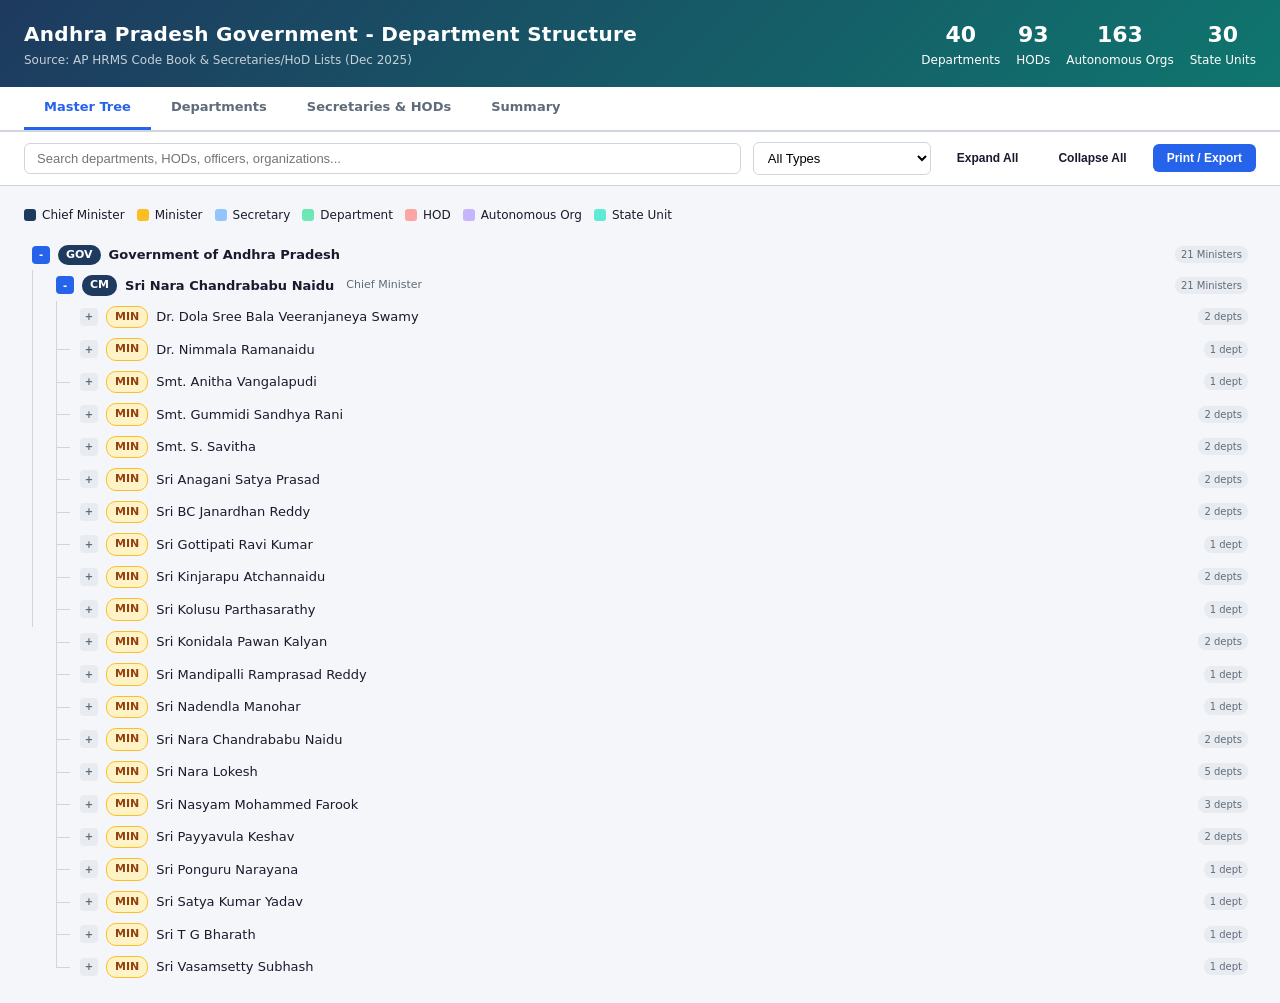
<file: webapp/ap_govt_structure.html>
<!DOCTYPE html>
<html lang="en">
<head>
<meta charset="UTF-8">
<meta name="viewport" content="width=device-width, initial-scale=1.0">
<title>AP Government - Department Structure &amp; Hierarchy</title>
<style>
*{box-sizing:border-box;margin:0;padding:0}
:root{
  --bg:#f4f6f9;--card:#fff;--border:#d0d5dd;--text:#1a1a2e;--muted:#5f6b7a;
  --blue:#2563eb;--green:#059669;--orange:#d97706;--red:#dc2626;--purple:#7c3aed;
  --teal:#0d9488;--pink:#db2777;--indigo:#4f46e5;
  --cm:#1e3a5f;--minister:#b45309;--secretary:#1d4ed8;--dept:#065f46;
  --hod:#7c2d12;--ao:#4338ca;--su:#0f766e;
}
body{font-family:'Segoe UI',system-ui,-apple-system,sans-serif;background:var(--bg);color:var(--text);line-height:1.5}

/* ── Header ── */
.header{background:linear-gradient(135deg,#1e3a5f 0%,#0f766e 100%);color:#fff;padding:18px 24px;display:flex;align-items:center;gap:16px;box-shadow:0 2px 8px rgba(0,0,0,.15)}
.header h1{font-size:20px;font-weight:700;letter-spacing:.3px}
.header .sub{font-size:12px;opacity:.75;margin-top:2px}
.header .stats{margin-left:auto;display:flex;gap:16px;font-size:12px}
.header .stat{text-align:center}
.header .stat b{display:block;font-size:22px;font-weight:700}

/* ── Toolbar ── */
.toolbar{background:#fff;border-bottom:1px solid var(--border);padding:10px 24px;display:flex;gap:12px;align-items:center;flex-wrap:wrap}
.toolbar input[type=text]{flex:1;min-width:200px;padding:7px 12px;border:1px solid var(--border);border-radius:6px;font-size:13px}
.toolbar select{padding:7px 10px;border:1px solid var(--border);border-radius:6px;font-size:13px;background:#fff}
.toolbar button{padding:7px 14px;border:none;border-radius:6px;font-size:12px;font-weight:600;cursor:pointer;transition:.15s}
.btn-primary{background:var(--blue);color:#fff}.btn-primary:hover{background:#1d4ed8}
.btn-outline{background:transparent;border:1px solid var(--border);color:var(--text)}.btn-outline:hover{background:#f0f2f5}

/* ── Tabs ── */
.tabs{display:flex;gap:0;background:#fff;border-bottom:2px solid var(--border);padding:0 24px}
.tab{padding:10px 20px;font-size:13px;font-weight:600;cursor:pointer;border-bottom:3px solid transparent;color:var(--muted);transition:.15s}
.tab:hover{color:var(--text)}
.tab.active{color:var(--blue);border-bottom-color:var(--blue)}

/* ── Content ── */
.content{padding:20px 24px;max-width:1400px;margin:0 auto}

/* ── Summary Cards ── */
.summary-grid{display:grid;grid-template-columns:repeat(auto-fit,minmax(180px,1fr));gap:12px;margin-bottom:20px}
.s-card{background:#fff;border-radius:8px;padding:14px 16px;border-left:4px solid var(--blue);box-shadow:0 1px 3px rgba(0,0,0,.06)}
.s-card .s-val{font-size:26px;font-weight:700;color:var(--blue)}
.s-card .s-lab{font-size:11px;color:var(--muted);text-transform:uppercase;letter-spacing:.5px;margin-top:2px}
.s-card.green{border-color:var(--green)}.s-card.green .s-val{color:var(--green)}
.s-card.orange{border-color:var(--orange)}.s-card.orange .s-val{color:var(--orange)}
.s-card.purple{border-color:var(--purple)}.s-card.purple .s-val{color:var(--purple)}
.s-card.teal{border-color:var(--teal)}.s-card.teal .s-val{color:var(--teal)}
.s-card.red{border-color:var(--red)}.s-card.red .s-val{color:var(--red)}

/* ── Tree ── */
.tree{font-size:13px}
.tree-node{position:relative;padding-left:24px}
.tree-node::before{content:'';position:absolute;left:8px;top:0;bottom:0;width:1px;background:#d0d5dd}
.tree-node:last-child::before{bottom:50%}
.tree-item{display:flex;align-items:center;gap:8px;padding:5px 8px;border-radius:6px;cursor:pointer;transition:.1s;position:relative}
.tree-item:hover{background:#f0f4ff}
.tree-item::before{content:'';position:absolute;left:-16px;top:50%;width:14px;height:1px;background:#d0d5dd}
.tree-node:first-child>.tree-item::before,.tree-root>.tree-item::before{display:none}
.tree-root{padding-left:0}.tree-root::before{display:none}
.tree-root>.tree-item::before{display:none}

/* Toggle */
.toggle{width:18px;height:18px;border-radius:4px;background:#e8ecf1;display:flex;align-items:center;justify-content:center;font-size:10px;font-weight:700;color:var(--muted);flex-shrink:0;transition:.15s}
.toggle:hover{background:#d0d5dd}
.toggle.expanded{background:var(--blue);color:#fff}

/* Badges */
.badge{display:inline-flex;align-items:center;gap:4px;padding:2px 8px;border-radius:10px;font-size:11px;font-weight:600;white-space:nowrap}
.b-cm{background:#1e3a5f;color:#fff}
.b-minister{background:#fef3c7;color:#92400e;border:1px solid #fbbf24}
.b-secretary{background:#dbeafe;color:#1e40af;border:1px solid #93c5fd}
.b-dept{background:#d1fae5;color:#065f46;border:1px solid #6ee7b7}
.b-hod{background:#fee2e2;color:#991b1b;border:1px solid #fca5a5}
.b-ao{background:#ede9fe;color:#5b21b6;border:1px solid #c4b5fd}
.b-su{background:#ccfbf1;color:#134e4a;border:1px solid #5eead4}

.node-label{font-weight:500;color:var(--text)}
.node-sub{font-size:11px;color:var(--muted);margin-left:4px}
.node-count{font-size:10px;background:#e8ecf1;color:var(--muted);padding:1px 6px;border-radius:8px;margin-left:auto;flex-shrink:0}
.node-officer{font-size:11px;color:var(--blue);margin-left:8px;font-style:italic}

/* children container */
.tree-children{display:none;margin-left:0}
.tree-children.open{display:block}

/* ── Legend ── */
.legend{display:flex;gap:12px;flex-wrap:wrap;margin-bottom:16px}
.legend-item{display:flex;align-items:center;gap:6px;font-size:12px}
.legend-dot{width:12px;height:12px;border-radius:3px}

/* ── Department detail panel ── */
.dept-panel{display:none;background:#fff;border-radius:10px;padding:20px;box-shadow:0 2px 8px rgba(0,0,0,.08);margin-top:16px}
.dept-panel.visible{display:block}
.dept-panel h2{font-size:18px;margin-bottom:12px;color:var(--dept)}
.dept-panel .chain{display:flex;align-items:center;gap:8px;flex-wrap:wrap;margin-bottom:16px;padding:12px;background:#f8fafc;border-radius:8px}
.chain-arrow{color:var(--muted);font-size:14px}
.dept-panel .org-grid{display:grid;grid-template-columns:repeat(auto-fill,minmax(280px,1fr));gap:10px}
.org-card{padding:10px 14px;border-radius:8px;border:1px solid var(--border);transition:.15s}
.org-card:hover{border-color:var(--blue);box-shadow:0 2px 6px rgba(37,99,235,.1)}
.org-card .org-name{font-weight:600;font-size:13px}
.org-card .org-type{font-size:10px;text-transform:uppercase;letter-spacing:.5px;margin-top:2px}
.org-card .org-officer{font-size:12px;color:var(--blue);margin-top:4px}
.org-card.hod-card{border-left:3px solid var(--hod)}.org-card.hod-card .org-type{color:var(--hod)}
.org-card.ao-card{border-left:3px solid var(--ao)}.org-card.ao-card .org-type{color:var(--ao)}
.org-card.su-card{border-left:3px solid var(--su)}.org-card.su-card .org-type{color:var(--su)}

/* ── Department List view ── */
.dept-list-grid{display:grid;grid-template-columns:repeat(auto-fill,minmax(320px,1fr));gap:12px}
.dept-tile{background:#fff;border-radius:10px;padding:16px;border:1px solid var(--border);cursor:pointer;transition:.2s}
.dept-tile:hover{border-color:var(--blue);transform:translateY(-2px);box-shadow:0 4px 12px rgba(37,99,235,.12)}
.dept-tile .dt-code{font-size:10px;font-weight:700;color:var(--muted);letter-spacing:1px;text-transform:uppercase}
.dept-tile .dt-name{font-size:14px;font-weight:600;margin-top:4px;color:var(--text)}
.dept-tile .dt-meta{display:flex;gap:12px;margin-top:8px;font-size:11px;color:var(--muted)}
.dept-tile .dt-meta b{color:var(--text)}
.dept-tile .dt-minister{font-size:11px;color:var(--minister);margin-top:6px}
.dept-tile .dt-secretary{font-size:11px;color:var(--secretary);margin-top:2px}

/* ── Secretaries tab ── */
.sec-table{width:100%;border-collapse:separate;border-spacing:0;background:#fff;border-radius:10px;overflow:hidden;box-shadow:0 1px 3px rgba(0,0,0,.06)}
.sec-table th{background:#f8fafc;padding:10px 14px;text-align:left;font-size:11px;text-transform:uppercase;letter-spacing:.5px;color:var(--muted);border-bottom:2px solid var(--border)}
.sec-table td{padding:8px 14px;border-bottom:1px solid #f0f2f5;font-size:13px}
.sec-table tr:hover td{background:#f8fafc}

/* ── Panels ── */
.panel{display:none}.panel.active{display:block}

/* ── Responsive ── */
@media(max-width:768px){
  .header{flex-direction:column;text-align:center}
  .header .stats{margin-left:0}
  .toolbar{flex-direction:column}
  .toolbar input[type=text]{min-width:100%}
}

/* ── Print ── */
@media print{
  .toolbar,.tabs{display:none}
  .tree-children{display:block!important}
}
</style>
</head>
<body>

<div class="header">
  <div>
    <h1>Andhra Pradesh Government - Department Structure</h1>
    <div class="sub">Source: AP HRMS Code Book &amp; Secretaries/HoD Lists (Dec 2025)</div>
  </div>
  <div class="stats">
    <div class="stat"><b id="h-depts">40</b>Departments</div>
    <div class="stat"><b id="h-hods">96</b>HODs</div>
    <div class="stat"><b id="h-aos">238</b>Autonomous Orgs</div>
    <div class="stat"><b id="h-units">30</b>State Units</div>
  </div>
</div>

<div class="tabs">
  <div class="tab active" data-tab="master">Master Tree</div>
  <div class="tab" data-tab="departments">Departments</div>
  <div class="tab" data-tab="secretaries">Secretaries &amp; HODs</div>
  <div class="tab" data-tab="summary">Summary</div>
</div>

<div class="toolbar">
  <input type="text" id="search-box" placeholder="Search departments, HODs, officers, organizations...">
  <select id="filter-type">
    <option value="all">All Types</option>
    <option value="HOD">HODs Only</option>
    <option value="AO">Autonomous Orgs Only</option>
    <option value="SU">State Units Only</option>
  </select>
  <button class="btn-outline" onclick="expandAll()">Expand All</button>
  <button class="btn-outline" onclick="collapseAll()">Collapse All</button>
  <button class="btn-primary" onclick="printPage()">Print / Export</button>
</div>

<div class="content">
  <!-- Master Tree Panel -->
  <div class="panel active" id="panel-master">
    <div class="legend">
      <div class="legend-item"><div class="legend-dot" style="background:var(--cm)"></div>Chief Minister</div>
      <div class="legend-item"><div class="legend-dot" style="background:#fbbf24"></div>Minister</div>
      <div class="legend-item"><div class="legend-dot" style="background:#93c5fd"></div>Secretary</div>
      <div class="legend-item"><div class="legend-dot" style="background:#6ee7b7"></div>Department</div>
      <div class="legend-item"><div class="legend-dot" style="background:#fca5a5"></div>HOD</div>
      <div class="legend-item"><div class="legend-dot" style="background:#c4b5fd"></div>Autonomous Org</div>
      <div class="legend-item"><div class="legend-dot" style="background:#5eead4"></div>State Unit</div>
    </div>
    <div id="master-tree" class="tree"></div>
  </div>

  <!-- Departments Panel -->
  <div class="panel" id="panel-departments">
    <div id="dept-list" class="dept-list-grid"></div>
    <div id="dept-detail" class="dept-panel"></div>
  </div>

  <!-- Secretaries Panel -->
  <div class="panel" id="panel-secretaries">
    <div id="sec-content"></div>
  </div>

  <!-- Summary Panel -->
  <div class="panel" id="panel-summary">
    <div class="summary-grid" id="summary-cards"></div>
    <div id="summary-tables"></div>
  </div>
</div>

<script>
// ═══════════════════════════════════════════════════
// DATA - embedded from source files
// ═══════════════════════════════════════════════════
var DATA = {
  stateDepts: [
    {code:"AGC01",short:"AGC",name:"Agriculture and Marketing"},
    {code:"AHF01",short:"AHF",name:"Animal Husbandry, Dairy Development and Fisheries"},
    {code:"BCW01",short:"BCW",name:"Backward Classes Welfare"},
    {code:"CAB01",short:"CAB",name:"Chief Ministers Office"},
    {code:"CSO01",short:"CSO",name:"Chief Secretarys Office"},
    {code:"EFS01",short:"EFS",name:"Environment, Forest, Science and Technology"},
    {code:"EHE01",short:"EHE",name:"Human Resources (Higher Education)"},
    {code:"ENE01",short:"ENE",name:"Energy"},
    {code:"ESE01",short:"ESE",name:"Human Resources (School Education)"},
    {code:"EWS01",short:"EWS",name:"Economically Weaker Sections Welfare"},
    {code:"FCS01",short:"FCS",name:"Consumer Affairs, Food and Civil Supplies"},
    {code:"FIN01",short:"FIN",name:"Finance"},
    {code:"GAD01",short:"GAD",name:"General Administration"},
    {code:"GAD07",short:"RJB",name:"Governors Secretariat"},
    {code:"GAD16",short:"CEO",name:"Chief Electoral Officer"},
    {code:"GWS01",short:"GWS",name:"Gram Volunteers/Ward Volunteers and Village Secretariats/Ward Secretariats"},
    {code:"HMF01",short:"HMF",name:"Health, Medical & Family Welfare"},
    {code:"HOM01",short:"HOM",name:"Home"},
    {code:"HOU01",short:"HOU",name:"Housing"},
    {code:"ICD01",short:"ICD",name:"Water Resources"},
    {code:"INC01",short:"INC",name:"Industries and Commerce"},
    {code:"INI01",short:"INI",name:"Infrastructure and Investment"},
    {code:"ITC01",short:"ITC",name:"Information Technology, Electronics and Communications"},
    {code:"LAE01",short:"LAE",name:"Labour, Factories, Boilers & Insurance Medical Services"},
    {code:"LAW01",short:"LAW",name:"Law"},
    {code:"LEG01",short:"LEG",name:"Legislature"},
    {code:"MAU01",short:"MAU",name:"Municipal Administration and Urban Development"},
    {code:"MNW01",short:"MNW",name:"Minorities Welfare"},
    {code:"PBE01",short:"PBE",name:"Public Enterprises"},
    {code:"PLG01",short:"PLG",name:"Planning"},
    {code:"PRR01",short:"PRR",name:"Panchayat Raj and Rural Development"},
    {code:"RDM01",short:"RDM",name:"Disaster Management"},
    {code:"REV01",short:"REV",name:"Revenue"},
    {code:"RTG01",short:"RTG",name:"Real Time Governance"},
    {code:"SEI01",short:"SEI",name:"Skills Development and Training"},
    {code:"SOW01",short:"SOW",name:"Social Welfare"},
    {code:"TBW01",short:"TBW",name:"Tribal Welfare"},
    {code:"TRB01",short:"TRB",name:"Transport, Roads and Buildings"},
    {code:"WDC01",short:"WDC",name:"Women, Children, Disabled and Senior Citizens"},
    {code:"YTC01",short:"YTC",name:"Youth Advancement, Tourism and Culture"}
  ],

  // Ministry data: department -> minister, secretary, HOD officers
  ministry: {
    "Agriculture and Marketing":{minister:"Sri Kinjarapu Atchannaidu",secretary:"Sri B. Rajsekhar, IAS (Retd), E.O Spl. Chief Secretary",hods:[
      {org:"Director, Agriculture",officer:"Dr. Manazir Jeelani Samoon, IAS"},
      {org:"Director, Marketing",officer:"Smt. M. Vijaya Suneetha, IAS"},
      {org:"Director, Horticulture and Sericulture",officer:"Dr. K. Srinivasulu, IAS"},
      {org:"Commissioner, Cooperation",officer:"Sri Babu. A, IAS (FAC)"},
      {org:"VC&MD, AP State Agro-Industries Dev. Corp.",officer:"Dr. Manazir Jeelani Samoon, IAS (FAC)"},
      {org:"VC&MD, AP State Seeds Development Corp.",officer:"Dr. Manazir Jeelani Samoon, IAS (FAC)"},
      {org:"MD, APMARKFED",officer:"Dr. Manazir Jeelani Samoon, IAS (FAC)"},
      {org:"CEO, Rythu Bazar",officer:"Dr. K. Madhavi Latha, IAS"},
      {org:"VC&MD, AP Warehousing Corp.",officer:"Smt. B. Navya, IAS"},
      {org:"VC&MD, OILFED",officer:"Sri K. Balaji Naik (FAC)"}
    ]},
    "Animal Husbandry, Dairy Development and Fisheries":{minister:"Sri Kinjarapu Atchannaidu",secretary:"Sri B. Rajsekhar, IAS (Retd) (FAC)",hods:[
      {org:"Director, Animal Husbandry",officer:"Sri T. Damodar Naidu"},
      {org:"MD, AP Dairy Development Corporation",officer:"Sri K. Muralidhar, IRS"},
      {org:"Commissioner, Fisheries",officer:"Sri Rama Shankar Naik, IAS (Retd.)"}
    ]},
    "Backward Classes Welfare":{minister:"Smt. S. Savitha",secretary:"Sri S.Satyanarayana IAS (Retd), E.O. Secretary",hods:[
      {org:"Director, BC Welfare",officer:"Dr. Mallikarjuna.A, IAS"},
      {org:"VC&MD, BC Finance Corp.",officer:"Dr. Mallikarjuna.A, IAS (FAC)"}
    ]},
    "Consumer Affairs, Food and Civil Supplies":{minister:"Sri Nadendla Manohar",secretary:"Sri Saurabh Gaur, IAS (FAC)",hods:[
      {org:"Commissioner, CAF&CS",officer:"Sri R. Govinda Rao, IAS"},
      {org:"VC&MD, APSCSCL",officer:"Sri S Dilli Rao, IAS (FAC)"},
      {org:"Controller of Legal Metrology",officer:"Sri S Dilli Rao, IAS (FAC)"}
    ]},
    "Energy":{minister:"Sri Gottipati Ravi Kumar",secretary:"Sri K. Vijayanand, IAS, Spl. Chief Secretary (FAC)",hods:[
      {org:"CMD, APTRANSCO",officer:"Sri K. Vijayanand, IAS (FAC)"},
      {org:"MD, APGENCO",officer:"Smt. Nagalakshmi S, IAS"},
      {org:"CMD, APEPDCL",officer:"Sri Pridhvitej Immadi, IAS"},
      {org:"CMD, APSPDCL",officer:"Sri Siva Sankar Lotheti, IAS"},
      {org:"CMD, APCPDCL",officer:"Sri P. Pulla Reddy"},
      {org:"MD, NREDCAP",officer:"Sri Kamalakar Babu"}
    ]},
    "Environment, Forest, Science and Technology":{minister:"Sri Konidala Pawan Kalyan",secretary:"Sri Kantilal Dande, IAS, Principal Secretary",hods:[
      {org:"PCCF & HoFF",officer:"Sri P V Chalapathi Rao, IFS"},
      {org:"VC&MD, APFDCL",officer:"Sri S.S.Sreedhar, IFS"},
      {org:"MS, APPCB",officer:"Sri Saravanan, IFS"},
      {org:"MS, APSBB",officer:"Sri P. Rama Krishna, IFS"},
      {org:"MD, APEMCL",officer:"Sri R.P. Khajuria, IFS"}
    ]},
    "Finance":{minister:"Sri Payyavula Keshav",secretary:"Sri Peeyush Kumar, IAS, Principal Secretary",hods:[
      {org:"Chief Commissioner of State Taxes",officer:"Sri Babu.A, IAS"},
      {org:"Directorate of Treasuries and Accounts",officer:"Sri N. Mohan Rao (FAC)"},
      {org:"Directorate of State Audit",officer:"Smt. Kalyani Edara"},
      {org:"Pay and Accounts",officer:"Smt. Padmaja Kare"},
      {org:"MD, APSFC",officer:"Dr. N. Yuvaraj, IAS (FAC)"},
      {org:"CEO, APCFSS",officer:"Sri Gautam Allada, IA&AS (FAC)"}
    ]},
    "General Administration":{minister:"Sri Nara Chandrababu Naidu",secretary:"Sri J. Syamala Rao, IAS, Prl. Secretary",hods:[
      {org:"DG, ACB",officer:"Sri Atul Singh, IPS"},
      {org:"DG, V&E",officer:"Sri Harish Kumar Gupta, IPS (FAC)"},
      {org:"Director, I&PR",officer:"Sri K S Viswanathan, IAS"},
      {org:"Director, Protocol",officer:"Sri T. Mohan Rao"},
      {org:"Resident Commissioner, AP Bhavan",officer:"Sri Pravin Kumar, IAS"},
      {org:"DG, APHRDI",officer:"Sri Bhaskar Katamneni, IAS (FAC)"},
      {org:"Secretary, APPSC",officer:"Sri Pattanshetti Ravi Subash, IAS"},
      {org:"CEO, APEDB",officer:"Sri C. Saikanth Varma, IAS"},
      {org:"CEO, APNRT Society",officer:"Sri P. Krishna Mohan"}
    ]},
    "Health, Medical & Family Welfare":{minister:"Sri Satya Kumar Yadav",secretary:"Sri Saurabh Gaur, IAS, Secretary",hods:[
      {org:"Commissioner, HM & FW",officer:"Sri G. Veerapandian, IAS"},
      {org:"Director, Secondary Health",officer:"Sri K.V.N.Chakradhara Babu, IAS"},
      {org:"Director, Ayush",officer:"Sri Kothamasu Dinesh Kumar, IAS"},
      {org:"CEO, NTR Vaidhya Seva",officer:"Sri K. Dinesh Kumar, IAS (FAC)"},
      {org:"VC&MD, APMSIDC",officer:"Sri Girisha P.S, IAS"},
      {org:"DG, Drugs Control Administration",officer:"Sri P.S. Girisha IAS (FAC)"}
    ]},
    "Home":{minister:"Smt. Anitha Vangalapudi",secretary:"Sri Kumar Vishwajeet, IPS, Principal Secretary",hods:[
      {org:"DGP",officer:"Sri Harish Kumar Gupta, IPS"},
      {org:"Commissioner, Printing & Stationery",officer:"Sri Kasi Reddy V.R.N.Reddy, IPS"},
      {org:"ADG, Intelligence",officer:"Sri Mahesh Chandra Laddha, IPS"},
      {org:"DG, SPF",officer:"Dr. C.M. Thrivikrama Varma, IPS"},
      {org:"MD, AP State Police Housing Corp.",officer:"Sri Hari Krishna, IPS (FAC)"}
    ]},
    "Housing":{minister:"Sri Kolusu Parthasarathy",secretary:"Sri Ajay Jain, IAS, Spl. Chief Secretary",hods:[
      {org:"MD, AP State Housing Corp. & Commissioner",officer:"Sri P. Arun Babu, IAS"}
    ]},
    "Human Resources (Higher Education)":{minister:"Sri Nara Lokesh",secretary:"Sri Kona Sasidhar, IAS, Secretary (FAC)",hods:[
      {org:"Director, Collegiate Education",officer:"Dr. Narayan Bharath Gupta, IAS"},
      {org:"Director, Telugu Academy",officer:"Dr. N. Bharath Gupta, IAS (FAC)"}
    ]},
    "Human Resources (School Education)":{minister:"Sri Nara Lokesh",secretary:"Sri Kona Sasidhar, IAS, Secretary",hods:[
      {org:"Director, School Education",officer:"Sri V. Vijay Rama Raju, IAS"},
      {org:"Director, Intermediate Education",officer:"Sri P. Ranjit Basha, IAS"},
      {org:"Director, Adult Education",officer:"Sri Ranjit Basha, IAS (FAC)"},
      {org:"SPD, Samagra Siksha",officer:"Sri B. Srinivasa Rao, IAS"},
      {org:"MD, APEWIDC",officer:"Sri C.N. Deevan Reddy, IRPS"}
    ]},
    "Industries and Commerce":{minister:"Sri T G Bharath",secretary:"Dr. N Yuvaraj, IAS, Secretary",hods:[
      {org:"Director, Industries",officer:"Sri Shubham Bansal, IAS"},
      {org:"MD, APIIC",officer:"Sri M. Abhishikth Kishore, IAS"},
      {org:"Commissioner, H&T",officer:"Smt. G. Rekha Rani, IAS"},
      {org:"Director, Mines & Geology",officer:"Sri Pravin Kumar, IAS (FAC)"},
      {org:"MD, AP Mineral Development Corp.",officer:"Sri Pravin Kumar, IAS (FAC)"},
      {org:"CEO, KVIB",officer:"Sri Katta Simhachalam, IAS"}
    ]},
    "Infrastructure and Investment":{minister:"Sri BC Janardhan Reddy",secretary:"Sri M.T. Krishna Babu, IAS, Spl. Chief Secretary (FAC)",hods:[
      {org:"MD, AP State Fibrenet Ltd.",officer:"Ms. Geetanjali Sharma, IAS"},
      {org:"CEO, AP Maritime Board",officer:"Sri Abhishek Kumar, IAS"},
      {org:"CMD, INCAP",officer:"Sri Praveen Adhithya C V, IAS (FAC)"},
      {org:"MD, APADCL",officer:"Sri Praveen Adhithya C V, IAS"},
      {org:"MD, AP Drone Corporation",officer:"Sri Saurya Man Patel, IAS"}
    ]},
    "Information Technology, Electronics and Communications":{minister:"Sri Nara Lokesh",secretary:"Sri Bhaskar Katamneni, IAS, Secretary",hods:[
      {org:"MD, APTS",officer:"Sri Mallavarapu Surya Teja, IAS"},
      {org:"CEO, Ratan Tata Innovation Hub",officer:"Smt. Pedditi Dhatri Reddy, IAS"},
      {org:"CEO, AP Innovation Society",officer:"Smt. Pedditi Dhatri Reddy, IAS (FAC)"}
    ]},
    "Labour, Factories, Boilers & Insurance Medical Services":{minister:"Sri Vasamsetty Subhash",secretary:"Sri M.V. Seshagiri Babu, IAS, Secretary",hods:[
      {org:"Commissioner, Labour",officer:"Sri M.V. Seshagiri Babu, IAS (FAC)"},
      {org:"Director, Insurance Medical Services",officer:"Sri V. Anjaneyulu, IRTS"}
    ]},
    "Law":{minister:"Sri Nasyam Mohammed Farook",secretary:"Smt. Prathibha Devi, Secretary",hods:[
      {org:"Advocate General, AP High Court",officer:"Sri Dammalapati Srinivas"}
    ]},
    "Minorities Welfare":{minister:"Sri Nasyam Mohammed Farook",secretary:"Sri Ch. Sridhar, IAS, Secretary",hods:[
      {org:"Commissioner, Minority Welfare",officer:"Sri Ch. Sridhar, IAS (FAC)"},
      {org:"VC&MD, AP State Minorities Fin. Corp.",officer:"Sri Yakub Basha"}
    ]},
    "Municipal Administration and Urban Development":{minister:"Sri Ponguru Narayana",secretary:"Sri S. Suresh Kumar, IAS, Principal Secretary",hods:[
      {org:"Commissioner & Director, Municipal Administration",officer:"Sri P. Sampath Kumar, IAS"},
      {org:"Commissioner, APCRDA",officer:"Sri K. Kanna Babu, IAS"},
      {org:"MD, APTIDCO",officer:"Sri B. Sunil Kumar Reddy, IFS"},
      {org:"MD, Swachha Andhra Corporation",officer:"Sri B. Anil Kumar Reddy, IAS"},
      {org:"MD, MEPMA",officer:"Sri B. Sunil Kumar Reddy, IFS (FAC)"}
    ]},
    "Panchayat Raj and Rural Development":{minister:"Sri Konidala Pawan Kalyan",secretary:"Sri Shashi Bhushan Kumar, IAS, Principal Secretary",hods:[
      {org:"Director, PR&RD",officer:"Sri V.R.K. Teja Mylavarapu, IAS"},
      {org:"Secretary, AP State Election Commission",officer:"Sri A. Mallikharjuna, IAS (FAC)"},
      {org:"Commissioner, SIRD",officer:"Sri Mutyalaraju Revu, IAS"},
      {org:"CEO, SERP",officer:"Smt. V. Karuna, IAS"}
    ]},
    "Planning":{minister:"Sri Payyavula Keshav",secretary:"Sri Peeyush Kumar, IAS, Principal Secretary (FAC)",hods:[
      {org:"Project Director, KADA",officer:"Sri Vikas Marmat, IAS"},
      {org:"CEO, APSDPS",officer:"Sri Peeyush Kumar, IAS (FAC)"}
    ]},
    "Revenue":{minister:"Sri Anagani Satya Prasad",secretary:"Sri G. Sai Prasad, IAS, Spl. Chief Secretary (FAC)",hods:[
      {org:"CCLA",officer:"Smt. G. Jaya Lakshmi, IAS"},
      {org:"Director, SS&LR",officer:"Sri Ronanki Kurmanath, IAS"},
      {org:"IG, Registrations & Stamps",officer:"Sri Dr. B.R.Ambedkar, IAS"},
      {org:"DG, AP SDR&FS",officer:"Sri P. Venkata Ramana (FAC)"},
      {org:"Director, DM",officer:"Sri Prakhar Jain, IAS (FAC)"},
      {org:"Director, Prohibition & Excise",officer:"Sri Sridhar Chamakuri, IAS"},
      {org:"Commissioner, Endowments",officer:"Sri K. Ramachandra Mohan (FAC)"}
    ]},
    "Real Time Governance":{minister:"Sri Nara Lokesh",secretary:"Sri Bhaskar Katamneni, IAS (FAC)",hods:[
      {org:"CEO, RTGS",officer:"Sri Prakhar Jain, IAS"}
    ]},
    "Skills Development and Training":{minister:"Sri Nara Lokesh",secretary:"Sri Kona Sasidhar, IAS (FAC)",hods:[
      {org:"Commissioner, Technical Education",officer:""},
      {org:"Director, Employment & Training",officer:""}
    ]},
    "Social Welfare":{minister:"Dr. Dola Sree Bala Veeranjaneya Swamy",secretary:"Sri M.M. Nayak, IAS",hods:[
      {org:"Director, Social Welfare",officer:""},
      {org:"Secretary, APSWREIS",officer:""},
      {org:"MD, APSCCFC",officer:""}
    ]},
    "Tribal Welfare":{minister:"Smt. Gummidi Sandhya Rani",secretary:"Sri M.M. Nayak, IAS (FAC)",hods:[
      {org:"Commissioner, Tribal Welfare",officer:""},
      {org:"Secretary, Gurukulam",officer:""},
      {org:"MD, GCC",officer:""}
    ]},
    "Transport, Roads and Buildings":{minister:"Sri BC Janardhan Reddy",secretary:"Sri M.T. Krishna Babu, IAS, Spl. Chief Secretary",hods:[
      {org:"E-in-C, Roads & Buildings",officer:""},
      {org:"Commissioner, Transport",officer:""}
    ]},
    "Water Resources":{minister:"Dr. Nimmala Ramanaidu",secretary:"Sri G. Sai Prasad, IAS, Spl. Chief Secretary",hods:[
      {org:"E-in-C, Water Resources",officer:""}
    ]},
    "Women, Children, Disabled and Senior Citizens":{minister:"Smt. Gummidi Sandhya Rani",secretary:"Smt. A. Surya Kumari, IAS",hods:[
      {org:"Director, WD&CW",officer:""},
      {org:"Commissioner, Differently Abled",officer:""}
    ]},
    "Youth Advancement, Tourism and Culture":{minister:"Sri Mandipalli Ramprasad Reddy",secretary:"Sri Ajay Jain, IAS (FAC)",hods:[
      {org:"Director, Youth Services",officer:""},
      {org:"Director, Archaeology & Museums",officer:""},
      {org:"MD, APTDC",officer:""},
      {org:"Director, Sports Authority",officer:""}
    ]},
    "Gram Volunteers/Ward Volunteers and Village Secretariats/Ward Secretariats":{minister:"Dr. Dola Sree Bala Veeranjaneya Swamy",secretary:"Sri Bhaskar Katamneni, IAS (FAC)",hods:[
      {org:"Director, GSWS",officer:"Sri M. Siva Prasad, IFS"}
    ]},
    "Economically Weaker Sections Welfare":{minister:"Smt. S. Savitha",secretary:"Smt. K. Sunitha, IAS, Principal Secretary",hods:[
      {org:"MD, AP State Kapu Welfare Corporation",officer:"Sri Krishna Murthy"}
    ]},
    "Disaster Management":{minister:"Sri Anagani Satya Prasad",secretary:"Sri G. Sai Prasad, IAS (Revenue)",hods:[
      {org:"Director, Disaster Management",officer:"Sri Prakhar Jain, IAS (FAC)"},
      {org:"MD, APSDMA",officer:""}
    ]},
    "Public Enterprises":{minister:"Sri Nara Chandrababu Naidu",secretary:"Smt. M. Janaki, IAS",hods:[]},
    "Legislature":{minister:"Sri Nasyam Mohammed Farook",secretary:"Sri Prasanna Kumar Suryadevara",hods:[]}
  },

  // HODs and AOs per department (from List sheet)
  deptOrgs: {
    "Agriculture and Marketing":[
      {name:"Agriculture",type:"HOD"},{name:"Horticulture",type:"HOD"},{name:"Sericulture",type:"HOD"},
      {name:"Marketing",type:"HOD"},{name:"Cooperation and Cooperative Societies",type:"HOD"},
      {name:"AP State Seeds Certification Agency",type:"AO"},{name:"AP State Cooperative Joint Farming and Labour Contract Societies Federation",type:"AO"},
      {name:"AP State Warehousing Corporation",type:"AO"},{name:"AP Food Processing Society",type:"AO"},
      {name:"AP State Seeds Development Corporation (AP SEEDS)",type:"AO"},{name:"AP State Agro Industries Corporation (AP AGROS)",type:"AO"},
      {name:"Federation of Sericulturists and Silk Weavers (SERIFED)",type:"AO"},
      {name:"AP State Cooperative Oil Seeds Growers Federation (OILFED)",type:"AO"},
      {name:"AP State Cooperative Marketing Federation (MARKFED)",type:"AO"},
      {name:"Rythu Sadhikara Samstha",type:"AO"},{name:"SAMETI",type:"AO"},
      {name:"Dr. YSR Horticultural University",type:"AO"},{name:"AP State Cooperative Bank Ltd",type:"AO"},
      {name:"Acharya N.G.Ranga Agricultural University (ANGRAU)",type:"AO"}
    ],
    "Animal Husbandry, Dairy Development and Fisheries":[
      {name:"Animal Husbandry",type:"HOD"},{name:"Fisheries",type:"HOD"},
      {name:"AP State Sheep & Goat Development Federation",type:"AO"},{name:"AP Centre for Advanced Research on Livestock (APCARL)",type:"AO"},
      {name:"AP State Fishermen Cooperative Societies Federation",type:"AO"},{name:"AP Veterinary Council",type:"AO"},
      {name:"AP Dairy Development Cooperative Federation",type:"AO"},{name:"AP Livestock Development Agency",type:"AO"},
      {name:"Sri Venkateswara Veterinary University",type:"AO"},{name:"AP Fisheries University",type:"AO"},
      {name:"AP Para Veterinary and Allied Council",type:"AO"}
    ],
    "Backward Classes Welfare":[
      {name:"BC Welfare",type:"HOD"},
      {name:"AP BC Cooperative Finance Corporation",type:"AO"},{name:"AP Commission for Backward Classes",type:"AO"},
      {name:"BC Study Circle",type:"AO"},{name:"MJPAPBBCW Residential Education Society",type:"AO"},
      {name:"AP State Economically Backward Classes Welfare Corporation (APSEBCWDC)",type:"AO"}
    ],
    "Consumer Affairs, Food and Civil Supplies":[
      {name:"Civil Supplies",type:"HOD"},{name:"Legal Metrology",type:"HOD"},
      {name:"State Consumer Disputes Redressal Commission",type:"AO"},{name:"AP State Civil Supplies Corporation",type:"AO"},
      {name:"AP State Food Commission",type:"AO"}
    ],
    "Skills Development and Training":[
      {name:"Technical Education",type:"HOD"},{name:"Employment and Training",type:"HOD"},
      {name:"AP State Skill Development Corporation",type:"AO"},{name:"SEEDAP",type:"AO"},
      {name:"National Academy of Construction",type:"AO"}
    ],
    "Tribal Welfare":[
      {name:"Tribal Welfare",type:"HOD"},{name:"Tribal Welfare Engineering",type:"HOD"},
      {name:"AP Tribal Welfare Residential Educational Institutions Society Gurukulam",type:"AO"},
      {name:"Girijan Cooperative Corporation Ltd",type:"AO"},{name:"AP Scheduled Tribes Cooperative Finance Corporation",type:"AO"},
      {name:"AP State Commission for Scheduled Tribes",type:"AO"},{name:"AP Tribal Power Company Limited",type:"AO"}
    ],
    "Energy":[
      {name:"Electrical Safety",type:"HOD"},
      {name:"AP Transco",type:"AO"},{name:"AP Genco",type:"AO"},
      {name:"AP Southern Power Distribution Co Ltd (SPDCL)",type:"AO"},
      {name:"AP Eastern Power Distribution Co Ltd (EPDCL)",type:"AO"},
      {name:"AP Central Power Distribution Co Ltd (CPDCL)",type:"AO"},
      {name:"New & Renewable Energy Development Corporation (NEDCAP)",type:"AO"},
      {name:"AP Power Finance Corporation Ltd",type:"AO"},{name:"AP Solar Power Corporation",type:"AO"},
      {name:"AP Green Energy Corporation Limited",type:"AO"}
    ],
    "Environment, Forest, Science and Technology":[
      {name:"Forest (PCCF)",type:"HOD"},
      {name:"AP Forests Development Corporation",type:"AO"},{name:"AP Biodiversity Board",type:"AO"},
      {name:"AP Pollution Control Board",type:"AO"},{name:"AP Forest Academy",type:"AO"},
      {name:"EPTRI",type:"AO"},{name:"CEFNARM",type:"AO"},
      {name:"AP State Remote Sensing Application Centre",type:"AO"},{name:"AP State Council of Science & Technology (APCOST)",type:"AO"},
      {name:"AP Environment Management Corporation",type:"AO"}
    ],
    "Finance":[
      {name:"Treasuries & Accounts",type:"HOD"},{name:"State Audit",type:"HOD"},
      {name:"Government Life Insurance",type:"HOD"},{name:"Pay and Accounts Office",type:"HOD"},
      {name:"Works Accounts",type:"HOD"},{name:"AP State Directorate of Revenue Intelligence (APSDRI)",type:"HOD"},
      {name:"AP Centre for Financial Systems and Services",type:"AO"},{name:"AP General Insurance Corporation Ltd",type:"AO"},
      {name:"AP State Financial Services Corporation Ltd",type:"AO"}
    ],
    "General Administration":[
      {name:"Information and Public Relations",type:"HOD"},{name:"Anti Corruption Bureau",type:"HOD"},
      {name:"Protocol",type:"HOD"},{name:"Vigilance and Enforcement Wing",type:"HOD"},
      {name:"Andhra Pradesh Bhavan New Delhi",type:"HOD"},{name:"Translations",type:"HOD"},
      {name:"Special Enforcement Bureau",type:"HOD"},
      {name:"AP Public Service Commission",type:"AO"},{name:"AP Lokayukta",type:"AO"},
      {name:"AP Human Resources Development Institute",type:"AO"},{name:"AP Information Commission",type:"AO"},
      {name:"AP Human Rights Commission",type:"AO"},{name:"AP Corporation for Outsourced Services (APCOS)",type:"AO"}
    ],
    "Health, Medical & Family Welfare":[
      {name:"Medical Education",type:"HOD"},{name:"Public Health",type:"HOD"},
      {name:"Family Welfare",type:"HOD"},{name:"IPM & Food Safety",type:"HOD"},
      {name:"Ayush",type:"HOD"},{name:"Drugs Control Administration",type:"HOD"},
      {name:"Directorate of Secondary Health",type:"HOD"},
      {name:"AP Health, Medical Housing and Infrastructure Development Corporation",type:"AO"},
      {name:"Dr. NTR Vaidya Seva Trust",type:"AO"},{name:"AP State Aids Control Society",type:"AO"},
      {name:"Dr. NTR University of Health Sciences",type:"AO"},
      {name:"Sri Venkateswara Institute of Medical Sciences",type:"AO"}
    ],
    "Home":[
      {name:"Police (DGP)",type:"HOD"},{name:"Prisons & Correctional Services",type:"HOD"},
      {name:"Printing and Stationery",type:"HOD"},{name:"Fire Services",type:"HOD"},
      {name:"Sainik Welfare",type:"HOD"},{name:"Special Protection Force",type:"HOD"},
      {name:"Prosecutions",type:"HOD"},
      {name:"AP Fire Services and Civil Defence Training Institute",type:"AO"},
      {name:"AP State Police Housing Corporation",type:"AO"}
    ],
    "Housing":[
      {name:"AP Weaker Sections Housing Programme",type:"AO"},{name:"AP Rural Housing Board",type:"AO"},
      {name:"AP State Housing Corporation Ltd",type:"AO"}
    ],
    "Human Resources (Higher Education)":[
      {name:"Collegiate Education",type:"HOD"},{name:"State Archives",type:"HOD"},
      {name:"Andhra University",type:"AO"},{name:"Sri Venkateswara University",type:"AO"},
      {name:"Nagarjuna University",type:"AO"},{name:"Sri Krishna Devaraya University",type:"AO"},
      {name:"Dr. B.R. Ambedkar Open University",type:"AO"},{name:"Sri Padmavathi Mahila Viswa Vidyalayam",type:"AO"},
      {name:"Potti Sriramulu Telugu University",type:"AO"},{name:"Dravidian University",type:"AO"},
      {name:"Adikavi Nannaya University",type:"AO"},{name:"RGUKT",type:"AO"},
      {name:"Yogi Vemana University",type:"AO"},{name:"JNTU Kakinada",type:"AO"},
      {name:"JNTU Anantapur",type:"AO"},{name:"AP State Council for Higher Education",type:"AO"},
      {name:"AP Higher Education Regulatory Commission",type:"AO"}
    ],
    "Human Resources (School Education)":[
      {name:"Intermediate Education",type:"HOD"},{name:"School Education",type:"HOD"},
      {name:"Publication",type:"HOD"},{name:"Adult Education",type:"HOD"},{name:"Public Libraries",type:"HOD"},
      {name:"Samagra Shiksha",type:"AO"},{name:"Board of Intermediate Education",type:"AO"},
      {name:"AP Education and Welfare Infrastructure Development Corporation (APEWIDC)",type:"AO"},
      {name:"AP Residential Educational Institutions Society",type:"AO"},
      {name:"SCERT",type:"AO"}
    ],
    "Industries and Commerce":[
      {name:"Industries, Commerce and Export Promotion",type:"HOD"},{name:"Handlooms & Textiles",type:"HOD"},
      {name:"Mines and Geology",type:"HOD"},{name:"Sugar and Cane",type:"HOD"},
      {name:"AP Economic Development Board",type:"AO"},{name:"AP Industrial Infrastructure Corporation (APIIC)",type:"AO"},
      {name:"AP Industrial Development Corporation (APIDC)",type:"AO"},{name:"AP Trade Promotion Corporation",type:"AO"},
      {name:"AP Handicrafts Development Corporation (LEPAKSHI)",type:"AO"},
      {name:"AP State Handloom Weavers Cooperative (APCO)",type:"AO"},{name:"AP Khadi Village Industries Board",type:"AO"},
      {name:"AP Mineral Development Corporation",type:"AO"},{name:"AP MSME Development Corporation",type:"AO"}
    ],
    "Information Technology, Electronics and Communications":[
      {name:"Electronics Delivery Services",type:"HOD"},
      {name:"AP Technology Services Ltd",type:"AO"},{name:"e-Pragati Authority",type:"AO"},
      {name:"AP Innovation Society",type:"AO"},{name:"AP Electronics and IT Agency",type:"AO"},
      {name:"Society for AP Network (SAPNET)",type:"AO"},{name:"AP Space Application Centre (APSAC)",type:"AO"}
    ],
    "Infrastructure and Investment":[
      {name:"State Ports",type:"HOD"},
      {name:"AP State Fibernet Ltd",type:"AO"},{name:"AP Aviation Corporation",type:"AO"},
      {name:"AP Gas Infrastructure Corporation",type:"AO"},{name:"AP Digital Corporation",type:"AO"},
      {name:"AP Drones Corporation",type:"AO"},{name:"AP Economic Cities Promotion (APEDCO)",type:"AO"},
      {name:"AP Maritime Infrastructure Development Corporation (APMIDCL)",type:"AO"},
      {name:"AP Airports Development Corporation (APADCL)",type:"AO"},
      {name:"Infrastructure Corporation of AP (INCAP)",type:"AO"},{name:"AP Towers Limited",type:"AO"}
    ],
    "Labour, Factories, Boilers & Insurance Medical Services":[
      {name:"Labour",type:"HOD"},{name:"Factories",type:"HOD"},
      {name:"Insurance Medical Services",type:"HOD"},{name:"Boilers",type:"HOD"},
      {name:"AP Building & Other Construction Workers Welfare Board",type:"AO"}
    ],
    "Law":[
      {name:"High Court of AP",type:"AO"},{name:"Advocate General's Office",type:"AO"}
    ],
    "Minorities Welfare":[
      {name:"AP State Minorities Commission",type:"HOD"},{name:"Minorities Welfare",type:"HOD"},
      {name:"AP State Minorities Finance Corporation",type:"AO"},{name:"AP State Wakf Board",type:"AO"},
      {name:"AP State Haj Committee",type:"AO"},{name:"AP Urdu Academy",type:"AO"}
    ],
    "Municipal Administration and Urban Development":[
      {name:"Municipal Administration",type:"HOD"},{name:"Town and Country Planning",type:"HOD"},
      {name:"Public Health Engineering",type:"HOD"},
      {name:"AP Urban Finance Infrastructure Development Corporation",type:"AO"},
      {name:"MEPMA",type:"AO"},{name:"Swachh Andhra Corporation",type:"AO"},
      {name:"AP Housing Board",type:"AO"},{name:"AP Township and Infrastructure Development Corporation",type:"AO"},
      {name:"AP Metro Rail Corporation",type:"AO"},{name:"Amaravati Development Corporation",type:"AO"},
      {name:"AP Capital Region Development Authority (APCRDA)",type:"AO"}
    ],
    "Panchayat Raj and Rural Development":[
      {name:"Panchayati Raj",type:"HOD"},{name:"Panchayati Raj Engineering",type:"HOD"},
      {name:"Rural Development",type:"HOD"},{name:"Rural Water Supply Engineering",type:"HOD"},
      {name:"State Election Commission",type:"AO"},{name:"Society for Elimination of Rural Poverty (SERP)",type:"AO"},
      {name:"AP Drinking Water Supply Corporation",type:"AO"}
    ],
    "Planning":[
      {name:"Economics and Statistics",type:"HOD"},
      {name:"AP State Development Planning Society (APSDPS)",type:"AO"},{name:"AP State Planning Board",type:"AO"}
    ],
    "Real Time Governance":[{name:"RTG Society",type:"AO"}],
    "Revenue":[
      {name:"Revenue (CCLA)",type:"HOD"},{name:"Commercial Taxes",type:"HOD"},
      {name:"Prohibition and Excise",type:"HOD"},{name:"Survey Settlements and Land Records",type:"HOD"},
      {name:"Endowments",type:"HOD"},{name:"Registration and Stamps",type:"HOD"},
      {name:"AP Beverages Corporation Ltd",type:"AO"},{name:"AP State Disaster Management Authority",type:"AO"},
      {name:"Tirumala Tirupati Devastanam",type:"AO"}
    ],
    "Disaster Management":[
      {name:"AP State Disaster Response & Fire Services",type:"HOD"},
      {name:"AP State Disaster Management Authority (APSDMA)",type:"AO"}
    ],
    "Social Welfare":[
      {name:"Social Welfare",type:"HOD"},
      {name:"LIDCAP",type:"AO"},{name:"AP Social Welfare Residential Educational Institutions Society (APSWREIS)",type:"AO"},
      {name:"AP Scheduled Castes Cooperative Finance Corporation",type:"AO"},
      {name:"AP SC ST Commission",type:"AO"}
    ],
    "Transport, Roads and Buildings":[
      {name:"Roads and Buildings (E-in-C)",type:"HOD"},{name:"Transport",type:"HOD"},
      {name:"Public Transport Department",type:"HOD"},
      {name:"AP State Road Transport Corporation (APSRTC)",type:"AO"},{name:"AP Road Development Corporation",type:"AO"}
    ],
    "Water Resources":[
      {name:"Command Area Development Authority (CADA)",type:"HOD"},{name:"Ground Water",type:"HOD"},
      {name:"Water Resources (E-in-C)",type:"HOD"},{name:"Resettlement and Rehabilitation",type:"HOD"},
      {name:"AP State Irrigation Development Corporation",type:"AO"},
      {name:"AP Water Resources Development Corporation",type:"AO"},{name:"WALMTARI",type:"AO"}
    ],
    "Women, Children, Disabled and Senior Citizens":[
      {name:"Women Development and Child Welfare",type:"HOD"},
      {name:"Differently Abled, Senior Citizens & Transgender",type:"HOD"},
      {name:"Juvenile Welfare & Correctional Services",type:"HOD"},
      {name:"AP Womens Cooperative Development Corporation",type:"AO"},
      {name:"AP Differently Abled Corporation",type:"AO"},
      {name:"AP State Womens Commission",type:"AO"}
    ],
    "Youth Advancement, Tourism and Culture":[
      {name:"Youth Services",type:"HOD"},{name:"National Cadet Corps",type:"HOD"},
      {name:"Archaeology and Museums",type:"HOD"},
      {name:"Sports Authority of AP",type:"AO"},{name:"AP State Tourism Authority",type:"AO"},
      {name:"AP Tourism Development Corporation",type:"AO"},{name:"AP Silparamam Society",type:"AO"}
    ],
    "Economically Weaker Sections Welfare":[{name:"EWS Welfare",type:"HOD"},{name:"AP State Kapu Welfare Corporation",type:"AO"}],
    "Chief Ministers Office":[], "Chief Secretarys Office":[], "Governors Secretariat":[],
    "Chief Electoral Officer":[], "Public Enterprises":[], "Legislature":[],
    "Gram Volunteers/Ward Volunteers and Village Secretariats/Ward Secretariats":[
      {name:"Gram/Ward Volunteers and Village/Ward Secretariats",type:"HOD"}
    ]
  },

  // State Units
  stateUnits: [
    {code:"HOM09",name:"Police-Intelligence",reporting:"HOM"},
    {code:"HOM11",name:"Police-Home Guards",reporting:"HOM"},
    {code:"HOM13",name:"Police-Grey Hounds",reporting:"HOM"},
    {code:"HOM15",name:"Police-OCTOPUS",reporting:"HOM"},
    {code:"HOM45",name:"Police-Coastal Security",reporting:"HOM"},
    {code:"HOM46",name:"Police-Railways",reporting:"HOM"},
    {code:"HOM47",name:"Police-CID",reporting:"HOM"},
    {code:"HOM48",name:"Police-Communications",reporting:"HOM"},
    {code:"HOM49",name:"Police-Training",reporting:"HOM"},
    {code:"HOM50",name:"Police-Battalions",reporting:"HOM"},
    {code:"ICD06",name:"Water Resources-Technical",reporting:"ICD"},
    {code:"ICD08",name:"Water Resources-Minor Irrigation",reporting:"ICD"},
    {code:"ICD12",name:"NTR Telugu Ganga Project, Tirupati",reporting:"ICD"},
    {code:"ICD17",name:"Central Designs Organisation, Vijayawada",reporting:"ICD"},
    {code:"ICD18",name:"Inter State Water Resources",reporting:"ICD"},
    {code:"ICD20",name:"Irrigation Projects, Kadapa",reporting:"ICD"},
    {code:"ICD21",name:"Hydrology",reporting:"ICD"},
    {code:"ICD25",name:"CE North Coast, Visakhapatnam",reporting:"ICD"},
    {code:"ICD26",name:"CE Projects, Ongole",reporting:"ICD"},
    {code:"ICD27",name:"Irrigation Projects, Anantapur",reporting:"ICD"},
    {code:"ICD28",name:"Polavaram Project",reporting:"ICD"},
    {code:"ICD32",name:"Irrigation Projects, Kurnool",reporting:"ICD"},
    {code:"ICD34",name:"Quality Control-Coastal Region",reporting:"ICD"},
    {code:"ICD36",name:"Quality Control-Rayalaseema Region",reporting:"ICD"},
    {code:"ICD43",name:"Godavari Delta System, Dowleswaram",reporting:"ICD"},
    {code:"ICD44",name:"Krishna Delta System",reporting:"ICD"},
    {code:"GAD56",name:"Nodal Authority for e-Office and Biometric Attendance",reporting:"GAD"},
    {code:"GAD57",name:"Special Enforcement Bureau",reporting:"GAD"},
    {code:"EHE07",name:"AP State NSS Cell",reporting:"EHE"}
  ],

  // Secretaries list
  secretaries: [
    {name:"Sri K. Vijayanand, IAS",designation:"Chief Secretary",department:"GAD / Energy (FAC)"},
    {name:"Sri G. Sai Prasad, IAS",designation:"Spl. Chief Secretary",department:"Water Resources / Revenue (FAC)"},
    {name:"Sri M.T. Krishna Babu, IAS",designation:"Spl. Chief Secretary",department:"TR&B / Infrastructure (FAC)"},
    {name:"Sri Ajay Jain, IAS",designation:"Spl. Chief Secretary",department:"Housing / YAT&C (FAC)"},
    {name:"Sri Peeyush Kumar, IAS",designation:"Principal Secretary",department:"Finance / Planning (FAC)"},
    {name:"Sri Kumar Vishwajeet, IPS",designation:"Principal Secretary",department:"Home"},
    {name:"Sri S. Suresh Kumar, IAS",designation:"Principal Secretary",department:"MA&UD"},
    {name:"Sri Shashi Bhushan Kumar, IAS",designation:"Principal Secretary",department:"PR&RD"},
    {name:"Sri Kantilal Dande, IAS",designation:"Principal Secretary",department:"EFS&T"},
    {name:"Smt. K. Sunitha, IAS",designation:"Principal Secretary",department:"EWS Welfare"},
    {name:"Sri Kona Sasidhar, IAS",designation:"Secretary",department:"HR School Edu / Higher Edu / Skills (FAC)"},
    {name:"Sri Bhaskar Katamneni, IAS",designation:"Secretary",department:"ITE&C / RTG / GVWV (FAC)"},
    {name:"Sri Saurabh Gaur, IAS",designation:"Secretary",department:"HM&FW / CAF&CS (FAC)"},
    {name:"Dr. N. Yuvaraj, IAS",designation:"Secretary",department:"Industries & Commerce"},
    {name:"Sri B. Rajsekhar, IAS (Retd)",designation:"E.O. Spl. Chief Secretary",department:"Agriculture / AH (FAC)"},
    {name:"Sri M.V. Seshagiri Babu, IAS",designation:"Secretary",department:"Labour"},
    {name:"Sri Ch. Sridhar, IAS",designation:"Secretary",department:"Minorities Welfare"},
    {name:"Sri M.M. Nayak, IAS",designation:"Secretary",department:"Social Welfare / Tribal (FAC)"},
    {name:"Smt. A. Surya Kumari, IAS",designation:"Secretary",department:"WCD&SC"},
    {name:"Smt. Prathibha Devi",designation:"Secretary",department:"Law"},
    {name:"Sri J. Syamala Rao, IAS",designation:"Prl. Secretary",department:"GAD (Political)"},
    {name:"Sri S. Satyanarayana, IAS (Retd)",designation:"E.O. Secretary",department:"BC Welfare"},
    {name:"Smt. M. Janaki, IAS",designation:"Secretary",department:"Public Enterprises"}
  ]
};

// ═══════════════════════════════════════════════════
// UTILITIES
// ═══════════════════════════════════════════════════
function esc(s){var d=document.createElement("div");d.textContent=s;return d.innerHTML}
function $(id){return document.getElementById(id)}

// ═══════════════════════════════════════════════════
// TAB SWITCHING
// ═══════════════════════════════════════════════════
document.querySelectorAll(".tab").forEach(function(t){
  t.addEventListener("click",function(){
    document.querySelectorAll(".tab").forEach(function(x){x.classList.remove("active")});
    document.querySelectorAll(".panel").forEach(function(x){x.classList.remove("active")});
    t.classList.add("active");
    $("panel-"+t.dataset.tab).classList.add("active");
  });
});

// ═══════════════════════════════════════════════════
// MASTER TREE
// ═══════════════════════════════════════════════════
function buildMasterTree(){
  var container = $("master-tree");
  // Group departments by minister
  var ministerMap = {};
  var deptNames = DATA.stateDepts.map(function(d){return d.name});
  deptNames.forEach(function(dName){
    var m = DATA.ministry[dName];
    if(!m) return;
    var mKey = m.minister;
    if(!ministerMap[mKey]) ministerMap[mKey]={minister:mKey,depts:[]};
    ministerMap[mKey].depts.push({name:dName,secretary:m.secretary,hods:m.hods||[]});
  });

  var html = '';
  // Root: Government of AP
  html += '<div class="tree-root">';
  html += '<div class="tree-item" onclick="toggleChildren(this)">';
  html += '<span class="toggle expanded">-</span>';
  html += '<span class="badge b-cm">GOV</span>';
  html += '<span class="node-label"><b>Government of Andhra Pradesh</b></span>';
  html += '<span class="node-count">'+Object.keys(ministerMap).length+' Ministers</span>';
  html += '</div>';
  html += '<div class="tree-children open">';

  // Chief Minister node
  html += '<div class="tree-node">';
  html += '<div class="tree-item" onclick="toggleChildren(this)">';
  html += '<span class="toggle expanded">-</span>';
  html += '<span class="badge b-cm">CM</span>';
  html += '<span class="node-label"><b>Sri Nara Chandrababu Naidu</b></span>';
  html += '<span class="node-sub">Chief Minister</span>';
  html += '<span class="node-count">'+Object.keys(ministerMap).length+' Ministers</span>';
  html += '</div>';
  html += '<div class="tree-children open">';

  // Ministers
  var ministers = Object.keys(ministerMap).sort();
  ministers.forEach(function(mKey){
    var mData = ministerMap[mKey];
    html += '<div class="tree-node">';
    html += '<div class="tree-item" onclick="toggleChildren(this)">';
    html += '<span class="toggle">+</span>';
    html += '<span class="badge b-minister">MIN</span>';
    html += '<span class="node-label">'+esc(mKey)+'</span>';
    html += '<span class="node-count">'+mData.depts.length+' dept'+(mData.depts.length>1?'s':'')+'</span>';
    html += '</div>';
    html += '<div class="tree-children">';

    // Departments under this minister
    mData.depts.forEach(function(dept){
      var orgs = DATA.deptOrgs[dept.name]||[];
      var hodCount = orgs.filter(function(o){return o.type==='HOD'}).length;
      var aoCount = orgs.filter(function(o){return o.type==='AO'}).length;
      var sd = DATA.stateDepts.find(function(s){return s.name===dept.name});
      var code = sd?sd.short:'';

      html += '<div class="tree-node">';
      // Secretary line
      if(dept.secretary){
        html += '<div class="tree-item" style="opacity:.7;padding-left:30px;font-size:11px;cursor:default">';
        html += '<span class="badge b-secretary" style="font-size:9px">SEC</span>';
        html += '<span class="node-label" style="font-weight:400;font-size:11px">'+esc(dept.secretary)+'</span>';
        html += '</div>';
      }
      html += '<div class="tree-item" onclick="toggleChildren(this)">';
      html += '<span class="toggle">+</span>';
      html += '<span class="badge b-dept">'+esc(code)+'</span>';
      html += '<span class="node-label">'+esc(dept.name)+'</span>';
      var meta = [];
      if(hodCount) meta.push(hodCount+' HOD'+(hodCount>1?'s':''));
      if(aoCount) meta.push(aoCount+' AO'+(aoCount>1?'s':''));
      if(meta.length) html += '<span class="node-count">'+meta.join(', ')+'</span>';
      html += '</div>';
      html += '<div class="tree-children">';

      // HODs
      orgs.forEach(function(org){
        var cls = org.type==='HOD'?'b-hod':'b-ao';
        html += '<div class="tree-node">';
        html += '<div class="tree-item" style="cursor:default">';
        html += '<span class="badge '+cls+'">'+org.type+'</span>';
        html += '<span class="node-label" style="font-weight:400">'+esc(org.name)+'</span>';
        html += '</div>';
        // State units under this dept
        if(org.type==='HOD' && sd){
          var units = DATA.stateUnits.filter(function(u){return u.reporting===sd.short});
          if(units.length && org===orgs.filter(function(o){return o.type==='HOD'})[0]){
            units.forEach(function(u){
              html += '<div class="tree-node" style="padding-left:32px">';
              html += '<div class="tree-item" style="cursor:default">';
              html += '<span class="badge b-su">SU</span>';
              html += '<span class="node-label" style="font-weight:400;font-size:12px">'+esc(u.name)+'</span>';
              html += '</div></div>';
            });
          }
        }
        html += '</div>';
      });

      html += '</div></div>'; // close children + node
    });

    html += '</div></div>'; // close minister children + node
  });

  html += '</div></div>'; // close CM children + node
  html += '</div></div>'; // close root children + root

  container.innerHTML = html;
}

function toggleChildren(el){
  var children = el.nextElementSibling;
  if(!children || !children.classList.contains("tree-children")) return;
  var toggle = el.querySelector(".toggle");
  if(children.classList.contains("open")){
    children.classList.remove("open");
    if(toggle){toggle.textContent="+";toggle.classList.remove("expanded")}
  } else {
    children.classList.add("open");
    if(toggle){toggle.textContent="-";toggle.classList.add("expanded")}
  }
}

function expandAll(){
  document.querySelectorAll(".tree-children").forEach(function(c){c.classList.add("open")});
  document.querySelectorAll(".toggle").forEach(function(t){t.textContent="-";t.classList.add("expanded")});
}
function collapseAll(){
  document.querySelectorAll(".tree-children").forEach(function(c){c.classList.remove("open")});
  document.querySelectorAll(".toggle").forEach(function(t){t.textContent="+";t.classList.remove("expanded")});
  // Keep root open
  var root = document.querySelector(".tree-root > .tree-children");
  if(root){root.classList.add("open");var t=root.previousElementSibling.querySelector(".toggle");if(t){t.textContent="-";t.classList.add("expanded")}}
}

// ═══════════════════════════════════════════════════
// DEPARTMENTS PANEL
// ═══════════════════════════════════════════════════
function buildDeptList(){
  var container = $("dept-list");
  var html = '';
  DATA.stateDepts.forEach(function(sd){
    var orgs = DATA.deptOrgs[sd.name]||[];
    var m = DATA.ministry[sd.name]||{};
    var hodCount = orgs.filter(function(o){return o.type==='HOD'}).length;
    var aoCount = orgs.filter(function(o){return o.type==='AO'}).length;
    html += '<div class="dept-tile" onclick="showDeptDetail(\''+esc(sd.name.replace(/'/g,"\\'"))+'\')">';
    html += '<div class="dt-code">'+esc(sd.code)+' / '+esc(sd.short)+'</div>';
    html += '<div class="dt-name">'+esc(sd.name)+'</div>';
    html += '<div class="dt-meta">';
    html += '<span><b>'+hodCount+'</b> HODs</span>';
    html += '<span><b>'+aoCount+'</b> AOs</span>';
    html += '<span><b>'+(hodCount+aoCount)+'</b> Total</span>';
    html += '</div>';
    if(m.minister) html += '<div class="dt-minister">Minister: '+esc(m.minister)+'</div>';
    if(m.secretary) html += '<div class="dt-secretary">Secretary: '+esc(m.secretary)+'</div>';
    html += '</div>';
  });
  container.innerHTML = html;
}

function showDeptDetail(deptName){
  var panel = $("dept-detail");
  var m = DATA.ministry[deptName]||{};
  var orgs = DATA.deptOrgs[deptName]||[];
  var sd = DATA.stateDepts.find(function(s){return s.name===deptName});
  var units = sd ? DATA.stateUnits.filter(function(u){return u.reporting===sd.short}) : [];

  var html = '<h2>'+esc(deptName)+'</h2>';

  // Chain: Minister -> Secretary -> Department
  html += '<div class="chain">';
  if(m.minister) html += '<span class="badge b-minister">'+esc(m.minister)+'</span><span class="chain-arrow">&#8594;</span>';
  if(m.secretary) html += '<span class="badge b-secretary">'+esc(m.secretary)+'</span><span class="chain-arrow">&#8594;</span>';
  html += '<span class="badge b-dept">'+esc(deptName)+'</span>';
  html += '</div>';

  // Officers from ministry data
  if(m.hods && m.hods.length){
    html += '<h3 style="font-size:14px;margin:12px 0 8px;color:var(--muted)">Officers / Designations</h3>';
    html += '<div class="org-grid">';
    m.hods.forEach(function(h){
      html += '<div class="org-card hod-card">';
      html += '<div class="org-name">'+esc(h.org)+'</div>';
      if(h.officer) html += '<div class="org-officer">'+esc(h.officer)+'</div>';
      html += '</div>';
    });
    html += '</div>';
  }

  // HODs
  var hods = orgs.filter(function(o){return o.type==='HOD'});
  if(hods.length){
    html += '<h3 style="font-size:14px;margin:16px 0 8px;color:var(--hod)">Heads of Department ('+hods.length+')</h3>';
    html += '<div class="org-grid">';
    hods.forEach(function(o){
      html += '<div class="org-card hod-card"><div class="org-name">'+esc(o.name)+'</div><div class="org-type">HOD - Directorate</div></div>';
    });
    html += '</div>';
  }

  // AOs
  var aos = orgs.filter(function(o){return o.type==='AO'});
  if(aos.length){
    html += '<h3 style="font-size:14px;margin:16px 0 8px;color:var(--ao)">Autonomous Organizations ('+aos.length+')</h3>';
    html += '<div class="org-grid">';
    aos.forEach(function(o){
      html += '<div class="org-card ao-card"><div class="org-name">'+esc(o.name)+'</div><div class="org-type">Autonomous Organization</div></div>';
    });
    html += '</div>';
  }

  // State Units
  if(units.length){
    html += '<h3 style="font-size:14px;margin:16px 0 8px;color:var(--su)">State Units ('+units.length+')</h3>';
    html += '<div class="org-grid">';
    units.forEach(function(u){
      html += '<div class="org-card su-card"><div class="org-name">'+esc(u.name)+'</div><div class="org-type">State Unit - '+esc(u.code)+'</div></div>';
    });
    html += '</div>';
  }

  html += '<div style="margin-top:16px"><button class="btn-outline" onclick="$(\'dept-detail\').classList.remove(\'visible\')">Close</button></div>';

  panel.innerHTML = html;
  panel.classList.add("visible");
  panel.scrollIntoView({behavior:"smooth",block:"start"});
}

// ═══════════════════════════════════════════════════
// SECRETARIES PANEL
// ═══════════════════════════════════════════════════
function buildSecretariesPanel(){
  var container = $("sec-content");

  // Build minister -> secretary -> department table
  var html = '<h3 style="margin-bottom:12px">Minister &rarr; Secretary &rarr; Department Chain</h3>';
  html += '<table class="sec-table"><thead><tr><th>#</th><th>Department</th><th>Minister</th><th>Secretary</th><th>HODs/Orgs</th></tr></thead><tbody>';

  var i = 0;
  DATA.stateDepts.forEach(function(sd){
    var m = DATA.ministry[sd.name];
    if(!m) return;
    i++;
    var hodList = (m.hods||[]).map(function(h){
      var s = esc(h.org);
      if(h.officer) s += ' <span style="color:var(--blue)">(' + esc(h.officer) + ')</span>';
      return s;
    }).join('<br>');
    html += '<tr>';
    html += '<td>'+i+'</td>';
    html += '<td><b>'+esc(sd.name)+'</b><br><span style="font-size:11px;color:var(--muted)">'+esc(sd.code)+'</span></td>';
    html += '<td><span class="badge b-minister" style="font-size:10px">'+esc(m.minister)+'</span></td>';
    html += '<td><span class="badge b-secretary" style="font-size:10px">'+esc(m.secretary)+'</span></td>';
    html += '<td style="font-size:12px">'+hodList+'</td>';
    html += '</tr>';
  });
  html += '</tbody></table>';

  // Secretaries list
  html += '<h3 style="margin:24px 0 12px">All Secretaries ('+DATA.secretaries.length+')</h3>';
  html += '<table class="sec-table"><thead><tr><th>#</th><th>Name</th><th>Designation</th><th>Department(s)</th></tr></thead><tbody>';
  DATA.secretaries.forEach(function(s,idx){
    html += '<tr><td>'+(idx+1)+'</td><td><b>'+esc(s.name)+'</b></td>';
    html += '<td>'+esc(s.designation)+'</td><td>'+esc(s.department)+'</td></tr>';
  });
  html += '</tbody></table>';

  container.innerHTML = html;
}

// ═══════════════════════════════════════════════════
// SUMMARY PANEL
// ═══════════════════════════════════════════════════
function buildSummary(){
  var totalHods=0, totalAos=0;
  var deptStats = [];
  DATA.stateDepts.forEach(function(sd){
    var orgs = DATA.deptOrgs[sd.name]||[];
    var h = orgs.filter(function(o){return o.type==='HOD'}).length;
    var a = orgs.filter(function(o){return o.type==='AO'}).length;
    totalHods += h; totalAos += a;
    deptStats.push({name:sd.name,code:sd.short,hods:h,aos:a,total:h+a});
  });
  deptStats.sort(function(a,b){return b.total-a.total});

  // Update header stats
  $("h-hods").textContent = totalHods;
  $("h-aos").textContent = totalAos;

  // Unique ministers
  var ministers = {};
  Object.keys(DATA.ministry).forEach(function(k){
    var m = DATA.ministry[k].minister;
    if(m) ministers[m] = (ministers[m]||0)+1;
  });

  var cards = $("summary-cards");
  cards.innerHTML = '<div class="s-card"><div class="s-val">'+DATA.stateDepts.length+'</div><div class="s-lab">State Departments</div></div>'
    + '<div class="s-card green"><div class="s-val">'+totalHods+'</div><div class="s-lab">Heads of Department</div></div>'
    + '<div class="s-card purple"><div class="s-val">'+totalAos+'</div><div class="s-lab">Autonomous Organizations</div></div>'
    + '<div class="s-card teal"><div class="s-val">'+DATA.stateUnits.length+'</div><div class="s-lab">State Units</div></div>'
    + '<div class="s-card orange"><div class="s-val">'+Object.keys(ministers).length+'</div><div class="s-lab">Ministers</div></div>'
    + '<div class="s-card red"><div class="s-val">'+DATA.secretaries.length+'</div><div class="s-lab">Secretaries</div></div>';

  // Dept ranking table
  var tHtml = '<h3 style="margin:20px 0 12px">Departments Ranked by Organization Count</h3>';
  tHtml += '<table class="sec-table"><thead><tr><th>#</th><th>Department</th><th>Code</th><th>HODs</th><th>AOs</th><th>Total</th></tr></thead><tbody>';
  deptStats.forEach(function(d,i){
    tHtml += '<tr><td>'+(i+1)+'</td><td>'+esc(d.name)+'</td><td>'+esc(d.code)+'</td>';
    tHtml += '<td><b>'+d.hods+'</b></td><td><b>'+d.aos+'</b></td><td><b>'+d.total+'</b></td></tr>';
  });
  tHtml += '</tbody></table>';

  // Ministers portfolio table
  tHtml += '<h3 style="margin:24px 0 12px">Minister Portfolios</h3>';
  tHtml += '<table class="sec-table"><thead><tr><th>#</th><th>Minister</th><th>Departments</th><th>Count</th></tr></thead><tbody>';
  var mSorted = Object.keys(ministers).sort(function(a,b){return ministers[b]-ministers[a]});
  mSorted.forEach(function(m,i){
    var depts = [];
    Object.keys(DATA.ministry).forEach(function(k){if(DATA.ministry[k].minister===m) depts.push(k)});
    tHtml += '<tr><td>'+(i+1)+'</td><td><b>'+esc(m)+'</b></td>';
    tHtml += '<td>'+depts.map(esc).join(', ')+'</td><td><b>'+ministers[m]+'</b></td></tr>';
  });
  tHtml += '</tbody></table>';

  $("summary-tables").innerHTML = tHtml;
}

// ═══════════════════════════════════════════════════
// SEARCH
// ═══════════════════════════════════════════════════
$("search-box").addEventListener("input",function(){
  var q = this.value.toLowerCase().trim();
  if(!q){
    document.querySelectorAll(".tree-node,.dept-tile,.sec-table tr").forEach(function(el){el.style.display=""});
    return;
  }
  // Search in tree
  document.querySelectorAll(".tree-item").forEach(function(item){
    var text = item.textContent.toLowerCase();
    var node = item.parentElement;
    if(text.indexOf(q)>=0){
      node.style.display = "";
      // Expand parents
      var parent = node.parentElement;
      while(parent){
        if(parent.classList.contains("tree-children")){parent.classList.add("open");var t=parent.previousElementSibling;if(t){var tog=t.querySelector(".toggle");if(tog){tog.textContent="-";tog.classList.add("expanded")}}}
        parent = parent.parentElement;
      }
    }
  });
  // Search in dept tiles
  document.querySelectorAll(".dept-tile").forEach(function(tile){
    tile.style.display = tile.textContent.toLowerCase().indexOf(q)>=0 ? "" : "none";
  });
});

// ═══════════════════════════════════════════════════
// PRINT
// ═══════════════════════════════════════════════════
function printPage(){window.print()}

// ═══════════════════════════════════════════════════
// INIT
// ═══════════════════════════════════════════════════
buildMasterTree();
buildDeptList();
buildSecretariesPanel();
buildSummary();
</script>

</body>
</html>
</file>
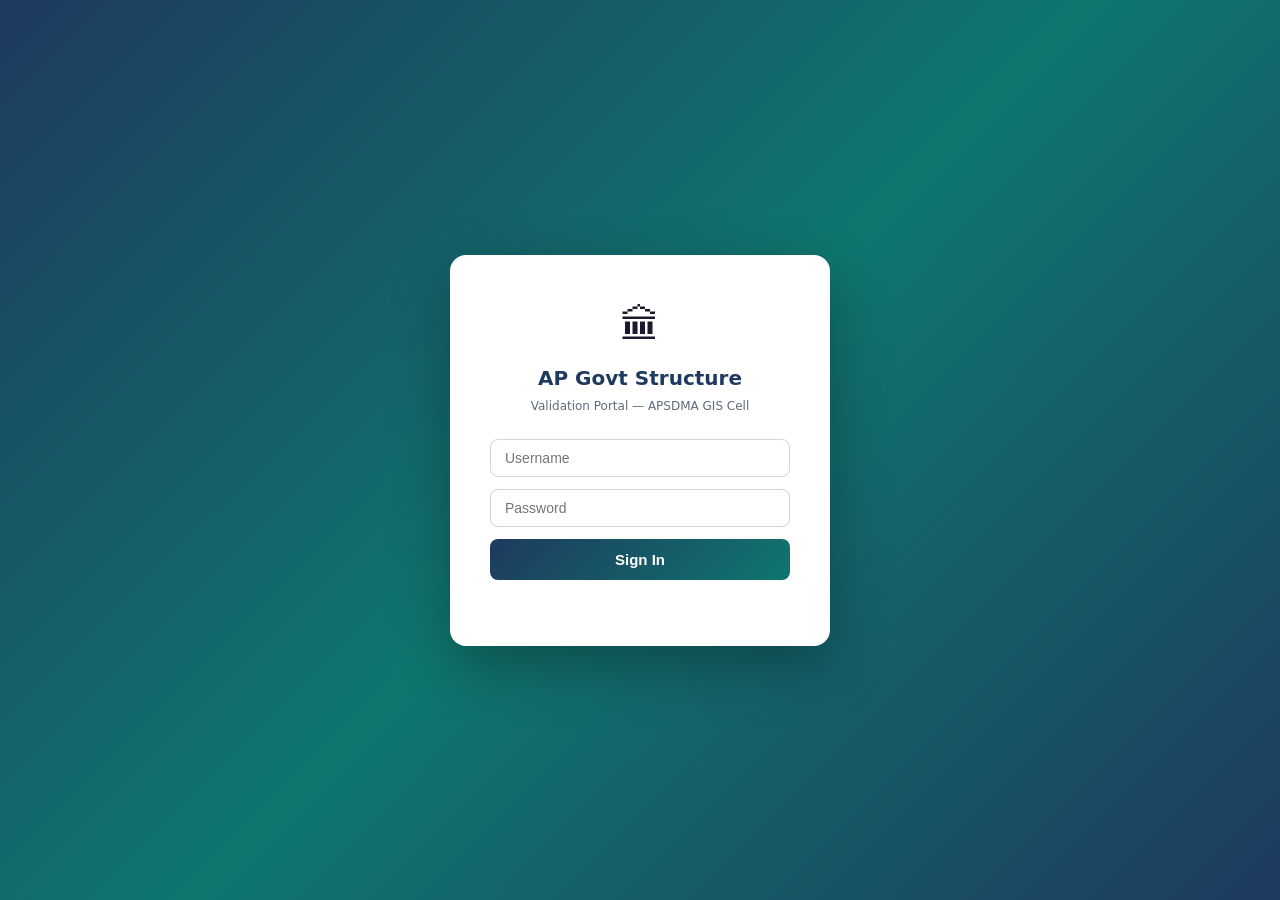
<file: webapp/structure_portal.html>
<!DOCTYPE html>
<html lang="en">
<head>
<meta charset="UTF-8">
<meta name="viewport" content="width=device-width, initial-scale=1.0">
<title>AP Government Structure - Validation Portal</title>
<style>
*{box-sizing:border-box;margin:0;padding:0}
:root{
  --bg:#f4f6f9;--card:#fff;--border:#d0d5dd;--text:#1a1a2e;--muted:#5f6b7a;
  --blue:#2563eb;--green:#059669;--orange:#d97706;--red:#dc2626;--purple:#7c3aed;
  --teal:#0d9488;--pink:#db2777;--indigo:#4f46e5;
  --cm:#1e3a5f;--minister:#b45309;--secretary:#1d4ed8;--dept:#065f46;
  --hod:#7c2d12;--ao:#4338ca;--su:#0f766e;
}
body{font-family:'Segoe UI',system-ui,-apple-system,sans-serif;background:var(--bg);color:var(--text);line-height:1.5}

/* ── Login Screen ── */
.login-overlay{position:fixed;inset:0;background:linear-gradient(135deg,#1e3a5f 0%,#0f766e 50%,#1e3a5f 100%);display:flex;align-items:center;justify-content:center;z-index:9999}
.login-box{background:#fff;border-radius:16px;padding:40px;width:380px;max-width:90vw;box-shadow:0 20px 60px rgba(0,0,0,.3);text-align:center}
.login-box .logo{font-size:40px;margin-bottom:8px}
.login-box h2{font-size:20px;color:var(--cm);margin-bottom:4px}
.login-box .login-sub{font-size:12px;color:var(--muted);margin-bottom:24px}
.login-box input{width:100%;padding:10px 14px;border:1px solid var(--border);border-radius:8px;font-size:14px;margin-bottom:12px;outline:none;transition:.2s}
.login-box input:focus{border-color:var(--blue);box-shadow:0 0 0 3px rgba(37,99,235,.1)}
.login-box .login-btn{width:100%;padding:12px;background:linear-gradient(135deg,#1e3a5f,#0f766e);color:#fff;border:none;border-radius:8px;font-size:15px;font-weight:600;cursor:pointer;transition:.2s}
.login-box .login-btn:hover{opacity:.9;transform:translateY(-1px)}
.login-box .login-err{color:var(--red);font-size:12px;margin-top:8px;min-height:18px}

/* ── Header ── */
.header{background:linear-gradient(135deg,#1e3a5f 0%,#0f766e 100%);color:#fff;padding:14px 24px;display:flex;align-items:center;gap:16px;box-shadow:0 2px 8px rgba(0,0,0,.15)}
.header h1{font-size:18px;font-weight:700;letter-spacing:.3px}
.header .sub{font-size:11px;opacity:.75;margin-top:2px}
.header .hdr-right{margin-left:auto;display:flex;align-items:center;gap:16px}
.header .user-info{font-size:12px;opacity:.85}
.header .logout-btn{padding:6px 14px;background:rgba(255,255,255,.15);border:1px solid rgba(255,255,255,.3);color:#fff;border-radius:6px;font-size:12px;cursor:pointer;transition:.15s}
.header .logout-btn:hover{background:rgba(255,255,255,.25)}
.header .conn-status{font-size:10px;padding:3px 8px;border-radius:10px;font-weight:600}
.conn-online{background:rgba(16,185,129,.3);color:#6ee7b7}
.conn-offline{background:rgba(239,68,68,.3);color:#fca5a5}

/* ── Tabs ── */
.tabs{display:flex;gap:0;background:#fff;border-bottom:2px solid var(--border);padding:0 24px;overflow-x:auto}
.tab{padding:10px 18px;font-size:13px;font-weight:600;cursor:pointer;border-bottom:3px solid transparent;color:var(--muted);transition:.15s;white-space:nowrap}
.tab:hover{color:var(--text)}
.tab.active{color:var(--blue);border-bottom-color:var(--blue)}
.tab .tab-count{font-size:10px;background:#e8ecf1;color:var(--muted);padding:1px 6px;border-radius:8px;margin-left:6px}

/* ── Content ── */
.content{padding:20px 24px;max-width:1500px;margin:0 auto}
.panel{display:none}.panel.active{display:block}

/* ── Summary Cards ── */
.summary-grid{display:grid;grid-template-columns:repeat(auto-fit,minmax(160px,1fr));gap:12px;margin-bottom:20px}
.s-card{background:#fff;border-radius:8px;padding:14px 16px;border-left:4px solid var(--blue);box-shadow:0 1px 3px rgba(0,0,0,.06)}
.s-card .s-val{font-size:26px;font-weight:700;color:var(--blue)}
.s-card .s-lab{font-size:11px;color:var(--muted);text-transform:uppercase;letter-spacing:.5px;margin-top:2px}
.s-card.green{border-color:var(--green)}.s-card.green .s-val{color:var(--green)}
.s-card.orange{border-color:var(--orange)}.s-card.orange .s-val{color:var(--orange)}
.s-card.purple{border-color:var(--purple)}.s-card.purple .s-val{color:var(--purple)}
.s-card.teal{border-color:var(--teal)}.s-card.teal .s-val{color:var(--teal)}
.s-card.red{border-color:var(--red)}.s-card.red .s-val{color:var(--red)}

/* ── Tree ── */
.tree{font-size:13px}
.tree-node{position:relative;padding-left:24px}
.tree-node::before{content:'';position:absolute;left:8px;top:0;bottom:0;width:1px;background:#d0d5dd}
.tree-node:last-child::before{bottom:50%}
.tree-item{display:flex;align-items:center;gap:8px;padding:5px 8px;border-radius:6px;cursor:pointer;transition:.1s;position:relative}
.tree-item:hover{background:#f0f4ff}
.tree-item::before{content:'';position:absolute;left:-16px;top:50%;width:14px;height:1px;background:#d0d5dd}
.tree-node:first-child>.tree-item::before,.tree-root>.tree-item::before{display:none}
.tree-root{padding-left:0}.tree-root::before{display:none}
.tree-root>.tree-item::before{display:none}
.toggle{width:18px;height:18px;border-radius:4px;background:#e8ecf1;display:flex;align-items:center;justify-content:center;font-size:10px;font-weight:700;color:var(--muted);flex-shrink:0;transition:.15s}
.toggle:hover{background:#d0d5dd}
.toggle.expanded{background:var(--blue);color:#fff}
.badge{display:inline-flex;align-items:center;gap:4px;padding:2px 8px;border-radius:10px;font-size:11px;font-weight:600;white-space:nowrap}
.b-cm{background:#1e3a5f;color:#fff}
.b-minister{background:#fef3c7;color:#92400e;border:1px solid #fbbf24}
.b-secretary{background:#dbeafe;color:#1e40af;border:1px solid #93c5fd}
.b-dept{background:#d1fae5;color:#065f46;border:1px solid #6ee7b7}
.b-hod{background:#fee2e2;color:#991b1b;border:1px solid #fca5a5}
.b-ao{background:#ede9fe;color:#5b21b6;border:1px solid #c4b5fd}
.b-su{background:#ccfbf1;color:#134e4a;border:1px solid #5eead4}
.node-label{font-weight:500;color:var(--text)}
.node-sub{font-size:11px;color:var(--muted);margin-left:4px}
.node-count{font-size:10px;background:#e8ecf1;color:var(--muted);padding:1px 6px;border-radius:8px;margin-left:4px;flex-shrink:0}
.node-officer{font-size:11px;color:var(--blue);margin-left:8px;font-style:italic}
.tree-children{display:none;margin-left:0}
.tree-children.open{display:block}

/* ── Validation badges in tree ── */
.v-badge{font-size:9px;padding:2px 7px;border-radius:8px;font-weight:700;margin-left:auto;flex-shrink:0}
.v-pending{background:#e8ecf1;color:#5f6b7a}
.v-validated{background:#d1fae5;color:#065f46}
.v-needs_correction{background:#fef3c7;color:#92400e}

/* ── Action buttons ── */
.act-btn{padding:3px 10px;border:none;border-radius:5px;font-size:10px;font-weight:600;cursor:pointer;transition:.15s;margin-left:4px}
.act-validate{background:#d1fae5;color:#065f46}.act-validate:hover{background:#a7f3d0}
.act-correct{background:#fef3c7;color:#92400e}.act-correct:hover{background:#fde68a}

/* ── Legend ── */
.legend{display:flex;gap:12px;flex-wrap:wrap;margin-bottom:16px}
.legend-item{display:flex;align-items:center;gap:6px;font-size:12px}
.legend-dot{width:12px;height:12px;border-radius:3px}

/* ── Toolbar ── */
.toolbar{background:#fff;border-bottom:1px solid var(--border);padding:10px 24px;display:flex;gap:12px;align-items:center;flex-wrap:wrap}
.toolbar input[type=text]{flex:1;min-width:180px;padding:7px 12px;border:1px solid var(--border);border-radius:6px;font-size:13px}
.toolbar select{padding:7px 10px;border:1px solid var(--border);border-radius:6px;font-size:13px;background:#fff}
.toolbar button{padding:7px 14px;border:none;border-radius:6px;font-size:12px;font-weight:600;cursor:pointer;transition:.15s}
.btn-primary{background:var(--blue);color:#fff}.btn-primary:hover{background:#1d4ed8}
.btn-outline{background:transparent;border:1px solid var(--border);color:var(--text)}.btn-outline:hover{background:#f0f2f5}
.btn-green{background:var(--green);color:#fff}.btn-green:hover{background:#047857}
.btn-orange{background:var(--orange);color:#fff}.btn-orange:hover{background:#b45309}
.btn-red{background:var(--red);color:#fff}.btn-red:hover{background:#b91c1c}

/* ── Form ── */
.form-card{background:#fff;border-radius:12px;padding:24px;box-shadow:0 2px 8px rgba(0,0,0,.06);max-width:700px}
.form-card h3{font-size:16px;margin-bottom:16px;color:var(--cm)}
.form-row{margin-bottom:14px}
.form-row label{display:block;font-size:12px;font-weight:600;color:var(--muted);margin-bottom:4px;text-transform:uppercase;letter-spacing:.3px}
.form-row input,.form-row select,.form-row textarea{width:100%;padding:9px 12px;border:1px solid var(--border);border-radius:8px;font-size:13px;font-family:inherit;outline:none;transition:.2s}
.form-row input:focus,.form-row select:focus,.form-row textarea:focus{border-color:var(--blue);box-shadow:0 0 0 3px rgba(37,99,235,.08)}
.form-row textarea{resize:vertical;min-height:60px}
.form-actions{display:flex;gap:10px;margin-top:18px}
.form-msg{margin-top:12px;padding:10px 14px;border-radius:8px;font-size:13px;display:none}
.form-msg.success{display:block;background:#d1fae5;color:#065f46}
.form-msg.error{display:block;background:#fee2e2;color:#991b1b}

/* ── Table ── */
.data-table{width:100%;border-collapse:separate;border-spacing:0;background:#fff;border-radius:10px;overflow:hidden;box-shadow:0 1px 3px rgba(0,0,0,.06)}
.data-table th{background:#f8fafc;padding:10px 14px;text-align:left;font-size:11px;text-transform:uppercase;letter-spacing:.5px;color:var(--muted);border-bottom:2px solid var(--border);white-space:nowrap}
.data-table td{padding:8px 14px;border-bottom:1px solid #f0f2f5;font-size:13px}
.data-table tr:hover td{background:#f8fafc}
.status-pill{padding:2px 8px;border-radius:8px;font-size:11px;font-weight:600}
.sp-pending{background:#fef3c7;color:#92400e}
.sp-approved{background:#d1fae5;color:#065f46}
.sp-rejected{background:#fee2e2;color:#991b1b}

/* ── Validation Status Grid ── */
.val-grid{display:grid;grid-template-columns:repeat(auto-fill,minmax(260px,1fr));gap:12px}
.val-card{background:#fff;border-radius:10px;padding:16px;border:1px solid var(--border);transition:.2s}
.val-card:hover{border-color:var(--blue);box-shadow:0 2px 8px rgba(37,99,235,.08)}
.val-card .vc-name{font-size:13px;font-weight:600;margin-bottom:6px}
.val-card .vc-code{font-size:10px;color:var(--muted);letter-spacing:.5px;margin-bottom:8px}
.val-card .vc-bar{height:6px;background:#e8ecf1;border-radius:3px;overflow:hidden;margin-bottom:6px}
.val-card .vc-bar-fill{height:100%;border-radius:3px;transition:.3s}
.val-card .vc-stats{display:flex;gap:12px;font-size:11px;color:var(--muted)}
.val-card .vc-stats b{color:var(--text)}

/* ── Responsive ── */
@media(max-width:768px){
  .header{flex-direction:column;text-align:center}
  .header .hdr-right{margin-left:0}
  .toolbar{flex-direction:column}
  .toolbar input[type=text]{min-width:100%}
  .tabs{padding:0 12px}
  .tab{padding:8px 12px;font-size:12px}
  .content{padding:16px}
}
/* ── Detail Panel (right drawer) ── */
.detail-overlay{position:fixed;top:0;right:0;bottom:0;width:440px;background:#fff;box-shadow:-4px 0 24px rgba(0,0,0,.12);z-index:100;transform:translateX(100%);transition:transform .3s cubic-bezier(.4,0,.2,1);overflow-y:auto;display:flex;flex-direction:column}
.detail-overlay.open{transform:translateX(0)}
.detail-header{display:flex;align-items:center;gap:10px;padding:16px 20px;border-bottom:1px solid var(--border);background:linear-gradient(135deg,#f8fafc,#f0f4ff);flex-shrink:0}
.detail-header h3{font-size:15px;flex:1;white-space:nowrap;overflow:hidden;text-overflow:ellipsis}
.detail-close{width:32px;height:32px;border-radius:8px;border:1px solid var(--border);background:#fff;display:flex;align-items:center;justify-content:center;cursor:pointer;font-size:18px;color:var(--muted);flex-shrink:0;transition:.15s}.detail-close:hover{background:#fee2e2;color:var(--red);border-color:var(--red)}
.detail-body{flex:1;overflow-y:auto;padding:20px}
.detail-section{margin-bottom:20px}
.detail-section h4{font-size:11px;text-transform:uppercase;letter-spacing:.8px;color:var(--muted);margin-bottom:10px;padding-bottom:6px;border-bottom:1px solid #f0f2f5;display:flex;align-items:center;gap:6px}
.detail-field{margin-bottom:12px}
.detail-field label{display:block;font-size:11px;color:var(--muted);text-transform:uppercase;letter-spacing:.3px;margin-bottom:3px;display:flex;align-items:center;gap:5px}
.detail-field .dval{font-size:14px;color:var(--text);font-weight:500;line-height:1.4}
.detail-field .dval.empty{color:var(--muted);font-style:italic;font-weight:400;font-size:13px}
.detail-field input,.detail-field textarea{width:100%;padding:8px 10px;border:1px solid var(--border);border-radius:6px;font-size:13px;font-family:inherit;outline:none;transition:.2s}
.detail-field input:focus,.detail-field textarea:focus{border-color:var(--blue);box-shadow:0 0 0 3px rgba(37,99,235,.08)}
.detail-field textarea{resize:vertical;min-height:50px}
.detail-actions{display:flex;gap:8px;padding:14px 20px;border-top:1px solid var(--border);background:#f8fafc;flex-shrink:0}
.detail-actions button{flex:1;padding:10px;border:none;border-radius:8px;font-size:13px;font-weight:600;cursor:pointer;transition:.15s}
.btn-edit-dt{background:var(--blue);color:#fff}.btn-edit-dt:hover{background:#1d4ed8}
.btn-save-dt{background:var(--green);color:#fff}.btn-save-dt:hover{background:#047857}
.btn-cancel-dt{background:#fff;color:var(--text);border:1px solid var(--border)!important}.btn-cancel-dt:hover{background:#f0f2f5}
/* Contact action buttons */
.contact-actions{display:flex;gap:8px;flex-wrap:wrap;margin-top:14px}
.contact-btn{display:inline-flex;align-items:center;gap:6px;padding:8px 16px;border-radius:8px;font-size:12px;font-weight:600;cursor:pointer;border:none;text-decoration:none;transition:.15s;color:inherit}
.contact-btn:hover{opacity:.85;transform:translateY(-1px)}.contact-btn svg{width:15px;height:15px;flex-shrink:0}
.btn-call{background:#d1fae5;color:#065f46}.btn-email{background:#dbeafe;color:#1e40af}.btn-whatsapp{background:#dcfce7;color:#166534}
.no-contact-hint{font-size:12px;color:var(--muted);font-style:italic;padding:8px 0}
/* Selected tree item highlight */
.tree-item.selected{background:#eff6ff;border-left:3px solid var(--blue);padding-left:5px}
.tree-item{cursor:pointer}
@media(max-width:900px){.detail-overlay{width:100%;max-width:100%}}
@media print{.toolbar,.tabs,.header .hdr-right,.act-btn,.v-badge,.detail-overlay{display:none}.tree-children{display:block!important}}
</style>
</head>
<body>

<!-- ═══════════════════════════════════════════════ -->
<!-- LOGIN SCREEN                                   -->
<!-- ═══════════════════════════════════════════════ -->
<div id="login-screen" class="login-overlay">
  <div class="login-box">
    <div class="logo">&#127963;</div>
    <h2>AP Govt Structure</h2>
    <div class="login-sub">Validation Portal &mdash; APSDMA GIS Cell</div>
    <input type="text" id="login-user" placeholder="Username" autocomplete="off">
    <input type="password" id="login-pass" placeholder="Password" autocomplete="off">
    <button class="login-btn" onclick="doLogin()">Sign In</button>
    <div class="login-err" id="login-err"></div>
  </div>
</div>

<!-- ═══════════════════════════════════════════════ -->
<!-- MAIN APP                                       -->
<!-- ═══════════════════════════════════════════════ -->
<div id="app" style="display:none">

<div class="header">
  <div>
    <h1>AP Government Structure &mdash; Validation Portal</h1>
    <div class="sub">Review, validate and correct department hierarchy data</div>
  </div>
  <div class="hdr-right">
    <span class="conn-status" id="conn-badge">Connecting...</span>
    <span class="user-info" id="user-label"></span>
    <button class="logout-btn" onclick="doLogout()">Logout</button>
  </div>
</div>

<div class="tabs" id="main-tabs">
  <div class="tab active" data-tab="tree">Department Tree</div>
  <div class="tab" data-tab="correction">Submit Correction</div>
  <div class="tab" data-tab="log">Corrections Log <span class="tab-count" id="log-count">0</span></div>
  <div class="tab" data-tab="status">Validation Status</div>
  <div class="tab" data-tab="export">Export</div>
</div>

<div class="toolbar" id="tree-toolbar">
  <input type="text" id="search-box" placeholder="Search departments, HODs, officers...">
  <select id="filter-type">
    <option value="all">All Types</option>
    <option value="department">Departments</option>
    <option value="hod">HODs Only</option>
    <option value="ao">Autonomous Orgs</option>
    <option value="state_unit">State Units</option>
  </select>
  <button class="btn-outline" onclick="expandAll()">Expand All</button>
  <button class="btn-outline" onclick="collapseAll()">Collapse All</button>
</div>

<div class="content">

  <!-- ── TAB 1: Department Tree ── -->
  <div class="panel active" id="panel-tree">
    <div class="summary-grid" id="tree-summary"></div>
    <div class="legend">
      <div class="legend-item"><div class="legend-dot" style="background:var(--cm)"></div>Chief Minister</div>
      <div class="legend-item"><div class="legend-dot" style="background:#fbbf24"></div>Minister</div>
      <div class="legend-item"><div class="legend-dot" style="background:#93c5fd"></div>Secretary</div>
      <div class="legend-item"><div class="legend-dot" style="background:#6ee7b7"></div>Department</div>
      <div class="legend-item"><div class="legend-dot" style="background:#fca5a5"></div>HOD</div>
      <div class="legend-item"><div class="legend-dot" style="background:#c4b5fd"></div>Autonomous Org</div>
      <div class="legend-item"><div class="legend-dot" style="background:#5eead4"></div>State Unit</div>
      <div class="legend-item" style="margin-left:auto"><span class="v-badge v-validated">Validated</span></div>
      <div class="legend-item"><span class="v-badge v-needs_correction">Needs Correction</span></div>
      <div class="legend-item"><span class="v-badge v-pending">Pending</span></div>
    </div>
    <div id="master-tree" class="tree"></div>
  </div>

  <!-- ── TAB 2: Submit Correction ── -->
  <div class="panel" id="panel-correction">
    <div class="form-card">
      <h3>Submit Correction / Feedback</h3>
      <div class="form-row">
        <label>Department</label>
        <select id="cor-dept"></select>
      </div>
      <div class="form-row">
        <label>Entity Type</label>
        <select id="cor-entity-type">
          <option value="department">Department</option>
          <option value="hod">HOD</option>
          <option value="ao">Autonomous Organisation</option>
          <option value="state_unit">State Unit</option>
          <option value="minister">Minister</option>
          <option value="secretary">Secretary</option>
          <option value="officer">Officer/HOD Head</option>
        </select>
      </div>
      <div class="form-row">
        <label>Entity Name</label>
        <input type="text" id="cor-entity-name" placeholder="e.g. Director of Agriculture">
      </div>
      <div class="form-row">
        <label>Correction Type</label>
        <select id="cor-type">
          <option value="modify">Modify existing data</option>
          <option value="add">Add new entity</option>
          <option value="remove">Remove entity</option>
          <option value="validate">Validate (confirm correct)</option>
        </select>
      </div>
      <div class="form-row" id="row-field">
        <label>Field to Correct</label>
        <select id="cor-field">
          <option value="name">Name</option>
          <option value="officer_name">Officer Name</option>
          <option value="officer_designation">Officer Designation</option>
          <option value="parent">Parent Department</option>
          <option value="hierarchy">Hierarchy Position</option>
          <option value="other">Other</option>
        </select>
      </div>
      <div class="form-row" id="row-current">
        <label>Current Value</label>
        <input type="text" id="cor-current" placeholder="What it currently shows">
      </div>
      <div class="form-row" id="row-proposed">
        <label>Proposed / Correct Value</label>
        <input type="text" id="cor-proposed" placeholder="What it should be">
      </div>
      <div class="form-row">
        <label>Remarks</label>
        <textarea id="cor-remarks" placeholder="Any additional context or explanation"></textarea>
      </div>
      <div class="form-actions">
        <button class="btn-primary" onclick="submitCorrection()">Submit Correction</button>
        <button class="btn-outline" onclick="clearCorrectionForm()">Clear</button>
      </div>
      <div class="form-msg" id="cor-msg"></div>
    </div>
  </div>

  <!-- ── TAB 3: Corrections Log ── -->
  <div class="panel" id="panel-log">
    <div style="display:flex;gap:12px;margin-bottom:16px;align-items:center;flex-wrap:wrap">
      <select id="log-filter" onchange="loadCorrections()" style="padding:7px 10px;border:1px solid var(--border);border-radius:6px;font-size:13px">
        <option value="all">All Status</option>
        <option value="pending">Pending</option>
        <option value="approved">Approved</option>
        <option value="rejected">Rejected</option>
      </select>
      <button class="btn-outline" onclick="loadCorrections()">Refresh</button>
      <span id="log-info" style="font-size:12px;color:var(--muted)"></span>
    </div>
    <div style="overflow-x:auto">
      <table class="data-table" id="corrections-table">
        <thead>
          <tr>
            <th>Date</th><th>Department</th><th>Entity</th><th>Type</th><th>Current</th><th>Proposed</th><th>Remarks</th><th>Status</th><th>Actions</th>
          </tr>
        </thead>
        <tbody id="corrections-body"></tbody>
      </table>
    </div>
  </div>

  <!-- ── TAB 4: Validation Status ── -->
  <div class="panel" id="panel-status">
    <div class="summary-grid" id="status-summary"></div>
    <div class="val-grid" id="val-grid"></div>
  </div>

  <!-- ── TAB 5: Export ── -->
  <div class="panel" id="panel-export">
    <div class="form-card" style="max-width:500px">
      <h3>Export Data</h3>
      <p style="font-size:13px;color:var(--muted);margin-bottom:20px">Download the government structure data and correction logs as CSV files.</p>
      <div style="display:flex;flex-direction:column;gap:12px">
        <button class="btn-primary" onclick="exportStructureCSV()" style="text-align:left;padding:14px 18px">
          <b style="display:block">Department Structure</b>
          <span style="font-size:11px;opacity:.8">All departments, HODs, AOs, officers with validation status</span>
        </button>
        <button class="btn-green" onclick="exportCorrectionsCSV()" style="text-align:left;padding:14px 18px">
          <b style="display:block">Corrections Log</b>
          <span style="font-size:11px;opacity:.8">All submitted corrections and their review status</span>
        </button>
        <button class="btn-outline" onclick="exportSummaryCSV()" style="text-align:left;padding:14px 18px">
          <b style="display:block">Validation Summary</b>
          <span style="font-size:11px;opacity:.8">Per-department validation progress report</span>
        </button>
      </div>
    </div>
  </div>

</div>

<!-- ═══════════════════════════════════════════════ -->
<!-- DETAIL PANEL (Right-side drawer)               -->
<!-- ═══════════════════════════════════════════════ -->
<div id="detail-panel" class="detail-overlay">
  <div class="detail-header">
    <span id="detail-badge" class="badge b-dept">Dept</span>
    <h3 id="detail-title">Entity Name</h3>
    <button class="detail-close" onclick="closeDetail()">&times;</button>
  </div>
  <div class="detail-body" id="detail-body"></div>
  <div class="detail-actions" id="detail-actions">
    <button class="btn-edit-dt" onclick="toggleEditMode()">&#9998; Edit Details</button>
  </div>
</div>

</div>

<script>
// ═══════════════════════════════════════════════════════════════
// CONFIGURATION
// ═══════════════════════════════════════════════════════════════
var CFG = {
  PORTAL_URL: "https://apsdmagis.ap.gov.in/gisportal",
  STRUCTURE_URL: "https://apsdmagis.ap.gov.in/gisserver/rest/services/Hosted/AP_Govt_Structure/FeatureServer/0",
  CORRECTIONS_URL: "https://apsdmagis.ap.gov.in/gisserver/rest/services/Hosted/Structure_Corrections/FeatureServer/0",
  LOGIN_USER: "CMO_Peshi",
  LOGIN_PASS: "202620252023"
};

// ═══════════════════════════════════════════════════════════════
// EMBEDDED DATA (fallback when feature services unavailable)
// ═══════════════════════════════════════════════════════════════
var DATA = {
  stateDepts: [
    {code:"AGC01",short:"AGC",name:"Agriculture and Marketing"},
    {code:"AHF01",short:"AHF",name:"Animal Husbandry, Dairy Development and Fisheries"},
    {code:"BCW01",short:"BCW",name:"Backward Classes Welfare"},
    {code:"CAB01",short:"CAB",name:"Chief Ministers Office"},
    {code:"CSO01",short:"CSO",name:"Chief Secretarys Office"},
    {code:"EFS01",short:"EFS",name:"Environment, Forest, Science and Technology"},
    {code:"EHE01",short:"EHE",name:"Human Resources (Higher Education)"},
    {code:"ENE01",short:"ENE",name:"Energy"},
    {code:"ESE01",short:"ESE",name:"Human Resources (School Education)"},
    {code:"EWS01",short:"EWS",name:"Economically Weaker Sections Welfare"},
    {code:"FCS01",short:"FCS",name:"Consumer Affairs, Food and Civil Supplies"},
    {code:"FIN01",short:"FIN",name:"Finance"},
    {code:"GAD01",short:"GAD",name:"General Administration"},
    {code:"GAD07",short:"RJB",name:"Governors Secretariat"},
    {code:"GAD16",short:"CEO",name:"Chief Electoral Officer"},
    {code:"GWS01",short:"GWS",name:"Gram Volunteers/Ward Volunteers and Village Secretariats/Ward Secretariats"},
    {code:"HMF01",short:"HMF",name:"Health, Medical & Family Welfare"},
    {code:"HOM01",short:"HOM",name:"Home"},
    {code:"HOU01",short:"HOU",name:"Housing"},
    {code:"ICD01",short:"ICD",name:"Water Resources"},
    {code:"INC01",short:"INC",name:"Industries and Commerce"},
    {code:"INI01",short:"INI",name:"Infrastructure and Investment"},
    {code:"ITC01",short:"ITC",name:"Information Technology, Electronics and Communications"},
    {code:"LAE01",short:"LAE",name:"Labour, Factories, Boilers & Insurance Medical Services"},
    {code:"LAW01",short:"LAW",name:"Law"},
    {code:"LEG01",short:"LEG",name:"Legislature"},
    {code:"MAU01",short:"MAU",name:"Municipal Administration and Urban Development"},
    {code:"MNW01",short:"MNW",name:"Minorities Welfare"},
    {code:"PBE01",short:"PBE",name:"Public Enterprises"},
    {code:"PLG01",short:"PLG",name:"Planning"},
    {code:"PRR01",short:"PRR",name:"Panchayat Raj and Rural Development"},
    {code:"RDM01",short:"RDM",name:"Disaster Management"},
    {code:"REV01",short:"REV",name:"Revenue"},
    {code:"RTG01",short:"RTG",name:"Real Time Governance"},
    {code:"SEI01",short:"SEI",name:"Skills Development and Training"},
    {code:"SOW01",short:"SOW",name:"Social Welfare"},
    {code:"TBW01",short:"TBW",name:"Tribal Welfare"},
    {code:"TRB01",short:"TRB",name:"Transport, Roads and Buildings"},
    {code:"WDC01",short:"WDC",name:"Women, Children, Disabled and Senior Citizens"},
    {code:"YTC01",short:"YTC",name:"Youth Advancement, Tourism and Culture"},
  ],
  ministry: {
    "Agriculture and Marketing":{minister:"Sri Kinjarapu Atchannaidu",secretary:"Sri B. Rajsekhar, IAS (Retd), E.O Spl. Chief Secretary to Govt.",hods:[
      {org:"Director, Agriculture",officer:"Dr. Manazir Jeelani Samoon, IAS"},
      {org:"VC&MD, AP State Agro-Industries Dev. Corp.",officer:"Dr. Manazir Jeelani Samoon, IAS (FAC)"},
      {org:"VC&MD, AP State Seeds Development Corp.",officer:"Dr. Manazir Jeelani Samoon, IAS (FAC)"},
      {org:"MD, APMARKFED",officer:"Dr. Manazir Jeelani Samoon, IAS (FAC)"},
      {org:"Director, Marketing",officer:"Smt. M. Vijaya Suneetha, IAS"},
      {org:"CEO, Rythu Bazar",officer:"Dr. K. Madhavi Latha, IAS"},
      {org:"VC&MD, AP Warehousing Corp.",officer:"Smt. B. Navya, IAS"},
      {org:"Commr, Coop. and Registrar of Coop. Societies",officer:"Sri Babu. A, IAS (FAC)"},
      {org:"Director, Horticulture  and Sericulture",officer:"Dr. K. Srinivasulu, IAS"},
      {org:"VC&MD, OILFED",officer:"Sri K. Balaji Naik (FAC)"}
    ]},
    "Animal Husbandry, Dairy Development and Fisheries":{minister:"Sri Kinjarapu Atchannaidu",secretary:"Sri B. Rajsekhar, IAS, (Retd) E.O Spl. Chief Secretary to Govt. (FAC)",hods:[
      {org:"Director, Animal Husbandry",officer:"Sri T. Damodar Naidu"},
      {org:"MD, AP Dairy Development Corporation",officer:"Sri K. Muralidhar, IRS"},
      {org:"Special Officer, AP Amul Project",officer:"Sri K. Muralidhar, IRS"},
      {org:"Commissioner, Fisheries",officer:"Sri Rama Shankar Naik, IAS (Retd.)"}
    ]},
    "Backward Classes Welfare":{minister:"Smt. S. Savitha",secretary:"Sri S.Satyanarayana IAS, (Retd), E.O. Secretary to Govt.",hods:[
      {org:"Director, BC Welfare",officer:"Dr. Mallikarjuna.A, IAS"},
      {org:"VC&MD, BC Finance Corp.",officer:"Dr. Mallikarjuna.A, IAS (FAC)"}
    ]},
    "Consumer Affairs, Food and Civil Supplies":{minister:"Sri Nadendla Manohar",secretary:"Sri Saurabh Gaur, IAS E.O. Secretary to Govt.  (FAC)",hods:[
      {org:"Commr. CAF&CS",officer:"Sri R. Govinda Rao, IAS"},
      {org:"VC&MD, APSCSCL",officer:"Sri S Dilli Rao, IAS (FAC)"},
      {org:"Controller of Legal Metrology",officer:"Sri S Dilli Rao, IAS (FAC)"}
    ]},
    "Economically Weaker Sections Welfare":{minister:"Smt. S. Savitha",secretary:"Smt. K. Sunitha, IAS  Principal Secretary",hods:[
      {org:"MD, AP State Kapu Welfare Corporation",officer:"Sri Krishna Murthy"}
    ]},
    "Energy":{minister:"Sri Gottipati Ravi Kumar",secretary:"Sri K. Vijayanand, IAS Spl. Chief Secretary (FAC)",hods:[
      {org:"CMD, APTRANSCO",officer:"Sri K. Vijayanand, IAS (FAC)"},
      {org:"MD, APGENCO",officer:"Smt. Nagalakshmi S, IAS"},
      {org:"JMD, AP TRANSCO",officer:"Sri G.Surya Sai Praveenchand, IAS"},
      {org:"CMD, APEPDCL",officer:"Sri Pridhvitej Immadi, IAS"},
      {org:"CMD, APSPDCL",officer:"Sri Siva Sankar Lotheti, IAS"},
      {org:"CMD, APCPDCL",officer:"Sri P. Pulla Reddy"},
      {org:"MD, NREDCAP",officer:"Sri Kamalakar Babu"}
    ]},
    "Environment, Forest, Science and Technology":{minister:"Sri Konidala Pawan Kalyan",secretary:"Sri Kantilal Dande, IAS, Principal  Secretary",hods:[
      {org:"PCCF&HoFF",officer:"Sri P V Chalapathi Rao, IFS"},
      {org:"VC&MD, APFDCL",officer:"Sri S.S.Sreedhar, IFS"},
      {org:"MS, APPCB",officer:"Sri Saravanan, IFS"},
      {org:"MS, APSBB",officer:"Sri P. Rama Krishna, IFS"},
      {org:"MD, APEMCL",officer:"Sri R.P. Khajuria, IFS"}
    ]},
    "Finance":{minister:"Sri Payyavula Keshav",secretary:"Sri Peeyush Kumar, IAS Principal Secretary Finance (PFS)",hods:[
      {org:"Chief Commissioner of State Taxes",officer:"Sri Babu.A, IAS"},
      {org:"Special Commissioner",officer:"Smt. Sowmya Nuthalapati, IRS"},
      {org:"Directorate of Treasuries and Accounts",officer:"Sri N. Mohan Rao (FAC)"},
      {org:"Directorate of State Audit",officer:"Smt. Kalyani Edara"},
      {org:"Pay and Accounts",officer:"Smt. Padmaja Kare"},
      {org:"MD, APSFC",officer:"Dr. N. Yuvaraj, IAS (FAC)"},
      {org:"CEO, APCFSS",officer:"Sri Gautam Allada, IA&AS (FAC)"}
    ]},
    "General Administration":{minister:"Sri Nara Chandrababu Naidu",secretary:"Sri J. Syamala Rao , IAS,  Prl. Secretary (Political)",hods:[
      {org:"Resident Commissioner, AP Bhavan",officer:"Sri Pravin Kumar, IAS"},
      {org:"Director, Protocol",officer:"Sri T. Mohan Rao, Dy. Collector"},
      {org:"MD, AP Aviation Corporation Ltd.",officer:"Sri T. Mohan Rao (FAC)"},
      {org:"DG, APHRDI",officer:"Sri Bhaskar katmaneni, IAS (FAC)"},
      {org:"JDG, APHRDI",officer:"Sri P.S.Pradyumna, IAS (FAC)"},
      {org:"DG, ACB",officer:"Sri Atul Singh, IPS"},
      {org:"DG, V&E",officer:"Sri Harish Kumar Gupta, IPS (FAC)"},
      {org:"CEO, APEDB",officer:"Sri C. Saikanth Varma, IAS"},
      {org:"Secretary, APPSC",officer:"Sri Pattanshetti Ravi Subash, IAS"},
      {org:"E.O Dy. Secretary to Govt. & Director, I&PR",officer:"Sri K S Viswanathan, IAS"},
      {org:"MD, AP State Film, TV, Theatre Dev. Corp. Ltd.",officer:"Sri K S Viswanathan, IAS (FAC)"},
      {org:"VC&MD, AP Digital Corp. Ltd.",officer:"Sri K S Viswanathan, IAS (FAC)"},
      {org:"CEO, APNRT Society",officer:"Sri P. Krishna Mohan"}
    ]},
    "Gram Volunteers/Ward Volunteers and Village Secretariats/Ward Secretariats":{minister:"Dr. Dola Sree Bala Veeranjaneya Swamy",secretary:"Sri Bhaskar Katamneni, IAS, Secretary  (FAC)",hods:[
      {org:"Director, GSWS",officer:"Sri M. Siva Prasad, IFS"}
    ]},
    "Health, Medical & Family Welfare":{minister:"Sri Satya Kumar Yadav",secretary:"Sri Saurabh Gaur, IAS, Secretary",hods:[
      {org:"Commr., HM & FW",officer:"Sri G. Veerapandian, IAS"},
      {org:"Director, Secondary Health",officer:"Sri K.V.N.Chakradhara Babu, IAS"},
      {org:"Director, Ayush",officer:"Sri Kothamasu Dinesh Kumar, IAS"},
      {org:"CEO, NTR Vaidhya Seva",officer:"Sri K. Dinesh Kumar, IAS (FAC)"},
      {org:"VC&MD, APMSIDC",officer:"Sri Girisha P.S, IAS"},
      {org:"DG, Drugs Control Administration",officer:"Sri P.S. Girisha IAS (FAC)"},
      {org:"Project Director, AP State Aids Control Society",officer:"Dr. K. Neelakanta Reddy, IAS"}
    ]},
    "Home":{minister:"Smt Anitha Vangalapudi",secretary:"Sri Kumar Vishwajeet, IPS, Principal Secretary",hods:[
      {org:"DGP",officer:"Sri Harish Kumar Gupta, IPS"},
      {org:"Commr. Printing & Stationery and Store Purchase",officer:"Sri Kasi Reddy V.R.N.Reddy, IPS"},
      {org:"ADG, Intelligence",officer:"Sri Mahesh Chandra Laddha, IPS"},
      {org:"DG, SPF",officer:"Dr. C.M. Thrivikrama Varma, IPS"},
      {org:"Chairman, AP Road Safety Authority",officer:"Sri Madireddy Prathap, IPS"},
      {org:"Chairman, State Level Police Recruitment Board",officer:"Sri R.K. Meena, IPS"},
      {org:"Chairman, State Level Police Recruitment Board",officer:"Sri R.K. Meena, IPS"},
      {org:"MD, AP State Police Housing Corp.",officer:"Sri Hari Krishna, IPS (FAC)"}
    ]},
    "Housing":{minister:"Sri Kolusu Parthasarathy",secretary:"Sri Ajay Jain, IAS Spl. Chief Secretary",hods:[
      {org:"MD, AP State Housing Corp. & Commr. AP Weaker Section Housing Programme",officer:"Sri P. Arun Babu, IAS"}
    ]},
    "Human Resources (Higher Education)":{minister:"Sri Nara Lokesh",secretary:"Sri Kona Sasidhar, IAS Secretary (FAC)",hods:[
      {org:"Director, Collegiate Education",officer:"Dr. Narayan Bharath Gupta,IAS"},
      {org:"Director, Telugu Academy",officer:"Dr. N. Bharath Gupta, IAS (FAC)"}
    ]},
    "Human Resources (School Education)":{minister:"Sri Nara Lokesh",secretary:"Sri Kona Sasidhar, IAS Secretary",hods:[
      {org:"Director, School Education",officer:"Sri V. Vijay Rama Raju, IAS"},
      {org:"Director, Adult Education",officer:"Sri Ranjit Basha, IAS (FAC)"},
      {org:"Commissioner, School Infrastructure",officer:"Sri Ranjit Basha, IAS (FAC)"},
      {org:"SPD, Samagra Sikha",officer:"Sri B. Srinivasa Rao, IAS"},
      {org:"Director, Intermediate Education",officer:"Sri P. Ranjit Basha, IAS"},
      {org:"Director, Mid-day Meal",officer:""},
      {org:"MD, APEWIDC",officer:"Sri C.N. Deevan Reddy, IRPS"}
    ]},
    "Industries and Commerce":{minister:"Sri T G Bharath",secretary:"Dr. N Yuvaraj, IAS,  Secretary, I&C",hods:[
      {org:"Director, Industries",officer:"Sri Shubham Bansal, IAS"},
      {org:"CMD, AP Industrial Dev. Corp.",officer:"Dr. N. Yuvaraj, IAS (FAC)"},
      {org:"MD, APIIC",officer:"Sri M. Abhishikth Kishore, IAS"},
      {org:"VC&MD, AP Handicraft Development Corp.",officer:"Sri M. Vishwa (FAC)"},
      {org:"CEO, MSME Corp.",officer:"Sri M. Vishwa"},
      {org:"Director, Mines & Geology",officer:"Sri Pravin Kumar, IAS (FAC)"},
      {org:"MD, AP Mineral Development Corp.",officer:"Sri Pravin Kumar, IAS (FAC)"},
      {org:"Commissioner, H&T",officer:"Smt. G. Rekha Rani, IAS"},
      {org:"VC & MD, APCO",officer:"Smt. G. Rekha Rani, IAS (FAC)"},
      {org:"CEO, KVIB",officer:"Sri Katta Simhachalam, IAS"},
      {org:"CEO, AP MSME Development Corp.",officer:"Sri M. Vishwa"}
    ]},
    "Information Technology, Electronics and Communications":{minister:"Sri Nara Lokesh",secretary:"Sri Bhaskar Katamneni, IAS, Secretary",hods:[
      {org:"MD, APTS",officer:"Sri Mallavarapu Surya Teja, IAS"},
      {org:"CEO, Ratan Tata Innovation Hub (RTIH)",officer:"Smt. Pedditi Dhatri Reddy, IAS"},
      {org:"CEO, AP Innovation Society",officer:"Smt. Pedditi Dhatri Reddy, IAS (FAC)"}
    ]},
    "Infrastructure and Investment":{minister:"Sri BC Janardhan Reddy",secretary:"Sri M.T. Krishna Babu, IAS   Spl. Chief Secretary (FAC)",hods:[
      {org:"MD, AP State Fibrenet Ltd.",officer:"Ms. Geetanjali Sharma, IAS"},
      {org:"CEO, AP Maritime Board",officer:"Sri Abhishek Kumar, IAS"},
      {org:"CEO, AP Maritime Infra. Dev. Corp.",officer:"Sri Abhishek Kumar, IAS(FAC)"},
      {org:"CMD, Infra. Corp. of AP (INCAP)",officer:"Sri Praveen Adhithya C V, IAS (FAC)"},
      {org:"MD, Airport Development Corp Ltd. (APADCL)",officer:"Sri Praveen Adhithya C V, IAS"},
      {org:"CEO, AP Invest",officer:""},
      {org:"MD, AP Drone Corporation",officer:"Sri Saurya Man Patel, IAS"}
    ]},
    "Labour, Factories, Boilers & Insurance Medical Services":{minister:"Sri Vasamsetty Subhash",secretary:"Sri M. V. Seshagiri Babu, IAS, Secretary   Sri Gandam Chandrudu, IAS, Addl. Secretary",hods:[
      {org:"Commissioner, Labour",officer:"Sri M.V. Seshagiri Babu, IAS  (FAC)"},
      {org:"Director, Insurance Medical Services",officer:"Sri V. Anjaneyulu, IRTS"},
      {org:"MD, Overseas Manpower Corporation of AP",officer:""}
    ]},
    "Law":{minister:"Sri Nasyam Mohammed Farook",secretary:"Smt. Prathibha Devi,  Secretary",hods:[
      {org:"Advocate General, AP High Court",officer:"Sri Dammalapati Srinivas"}
    ]},
    "Legislature":{minister:"Sri Nasyam Mohammed Farook",secretary:"Sri Prasanna Kumar Suryadevara, Secretary",hods:[
      {org:"-",officer:"-"}
    ]},
    "Minorities Welfare":{minister:"Sri Nasyam Mohammed Farook",secretary:"Sri Ch. Sridhar, IAS, Secretary",hods:[
      {org:"Commissioner, Minority Welfare",officer:"Sri Ch. Sridhar, IAS (FAC)"},
      {org:"VC&MD, AP State Minorities Fin. Corp. Ltd.",officer:"Sri Yakub Basha"},
      {org:"Survey Commissioner, WAQFs",officer:""}
    ]},
    "Municipal Administration and Urban Development":{minister:"Sri Ponguru Narayana",secretary:"Sri S. Suresh Kumar, IAS,  Principal Secretary",hods:[
      {org:"Commr. & Director, Mpl. Admn.",officer:"Sri P. Sampath Kumar, IAS"},
      {org:"MD, APTIDCO",officer:"Sri B. Sunil Kumar Reddy, IFS"},
      {org:"MD, APUFIDCL",officer:"Sri P. Sampath Kumar, IAS (FAC)"},
      {org:"Commissioner, APCRDA",officer:"Sri K. Kanna Babu, IAS"},
      {org:"MD, Swachha Andhra Corporation",officer:"Sri B. Anil Kumar Reddy, IAS"},
      {org:"MD, MEPMA",officer:"Sri B. Sunil Kumar Reddy, IFS (FAC)"}
    ]},
    "Panchayat Raj and Rural Development":{minister:"Sri Konidala Pawan Kalyan",secretary:"Sri Shashi Bhushan Kumar, IAS, Principal Secretary",hods:[
      {org:"Director, PR&RD  Director, SVAMITVA",officer:"Sri V.R.K. Teja Mylavarapu, IAS   Sri A. Nishanth Reddy"},
      {org:"Secretary, AP State Election Commission",officer:"Sri A. Mallikharjuna, IAS (FAC)"},
      {org:"Commissioner, SIRD",officer:"Sri Mutyalaraju Revu, IAS"},
      {org:"Addl. Director, SIRD",officer:"Sri Manjule Balaji Digambar, IAS"},
      {org:"CEO, SERP & E.O. Secretary to Govt., PR & RD",officer:"Smt. V. Karuna, IAS"}
    ]},
    "Planning":{minister:"Sri Payyavula Keshav",secretary:"Sri Peeyush Kumar, IAS,  Principal Secretary, (FAC)",hods:[
      {org:"Project Director, KADA",officer:"Sri Vikas Marmat, IAS"},
      {org:"CEO, APSDPS",officer:"Sri Peeyush Kumar, IAS (FAC)"}
    ]},
    "Public Enterprises":{minister:"Sri Nara Chandra Babu Naidu",secretary:"Smt. M. Janaki, IAS, Secretary",hods:[
      {org:"-",officer:"-"}
    ]},
    "Real Time Governance":{minister:"Sri Nara Lokesh",secretary:"Sri Bhaskar Katamneni, IAS, Secretary (FAC)",hods:[
      {org:"CEO, RTGS",officer:"Sri Prakhar Jain, IAS"}
    ]},
    "Revenue":{minister:"Sri Anagani Satya Prasad",secretary:"G. Sai Prasad, IAS Spl. Chief Secretary,  Revenue (Land & DM, Registration & Stamps) (FAC)",hods:[
      {org:"CCLA & Spl. C.S.  Addl. CCLA cum Secretary  Joint Secretary-I  Joint Secretary – II (Vigilance)",officer:"Smt. G. Jaya Lakshmi, IAS   Sri J. Venkata Murali, IAS  Sri Chetan T S, IAS  Smt. Kalpashree K R, IAS"},
      {org:"Director, SS&LR",officer:"Sri Ronanki Kurmanath, IAS"},
      {org:"Inspector General, Registrations & Stamps",officer:"Sri Dr. B.R.Ambedkar, IAS"},
      {org:"DG, AP SDR&FS",officer:"Sri P. Venkata Ramana, Addl. D G (FAC)"},
      {org:"Director, DM & E.O. Deputy Secretary to Government",officer:"Sri Prakhar Jain, IAS (FAC)"},
      {org:"Director, Prohibition & Excise",officer:"Sri Sridhar Chamakuri, IAS"},
      {org:"MD, AP Beverages Corporation Ltd.",officer:"Sri Sridhar Chamakuri, IAS (FAC)"},
      {org:"Commissioner, Distilleries & Breweries,",officer:"Sri Sridhar Chamakuri, IAS (FAC)"},
      {org:"Commissioner, Endowments",officer:"Sri K. Ramachandra Mohan, Addl. Commr. (FAC)"},
      {org:"EO, TTD  Addl. EO  JEO, TTD",officer:"Sri Anil Kumar Singhal, IAS  Sri Ch. Venkaiah Chowdary, IRS  Sri Veera Brahmaiah, IAS"}
    ]},
    "Skills Development and Training":{minister:"Sri Nara Lokesh",secretary:"Sri Kona Sasidhar, IAS  Secretary (FAC)",hods:[
      {org:"MD, AP Skill Development & Training and Director, Technical Education",officer:"Sri Gummala Ganesh Kumar, IAS"},
      {org:"Director, Employment",officer:"Sri Gummala Ganesh Kumar, IAS (FAC)"}
    ]},
    "Social Welfare":{minister:"Dr Dola Sree Bala Veeranjaneya Swamy",secretary:"Sri M.M. Nayak, IAS Secretary, Social Welfare",hods:[
      {org:"Director, Social Welfare",officer:"Smt. B. Lavanya Veni, IAS"},
      {org:"VC&MD, SC Finance Corporation",officer:""},
      {org:"Secretary, AP SWREIS",officer:"Sri Prasanna Venkatesh V, IAS"},
      {org:"VC&MD, AP Leather Ind. Development Corp.",officer:"Sri Prasanna Venkatesh V, IAS (FAC)"},
      {org:"Secretary, State Commission for SC",officer:"Sri S. China Ramudu, IAS"}
    ]},
    "Transport, Roads and Buildings":{minister:"Sri BC Janardhan Reddy",secretary:"Sri M.T. Krishna Babu, IAS, Spl. Chief Secretary",hods:[
      {org:"Commissioner, Transport Department",officer:"Sri Manish Kumar Sinha, IPS"},
      {org:"E.O VC&MD, AP State Roads Transport Corp.",officer:"Sri Ch. D. Tirumala Rao, IPS (Retd)"}
    ]},
    "Tribal Welfare":{minister:"Sri Gummidi Sandhya Rani",secretary:"Sri M M. Nayak, IAS Secretary (FAC)",hods:[
      {org:"Director, Tribal  Welfare",officer:"Smt S. Bhargavi, IAS"},
      {org:"Secretary, TWREIS (Gurukulam)",officer:"Smt. M. Gauthami, IAS"},
      {org:"MD, Girijana Cooperative Corporation",officer:"Smt. Kalpana Kumari, IAS"}
    ]},
    "Water Resources":{minister:"Dr. Nimmala Ramanaidu",secretary:"Sri G. Sai Prasad, IAS, Spl. Chief Secretary &  E.O. Spl. Chief Secretary to HCM",hods:[
      {org:"Commissioner, R&R & CADA",officer:"Smt. P. Prasanthi, IAS"}
    ]},
    "Women, Children, Disabled and Senior Citizens":{minister:"Sri Gummidi Sandhya Rani",secretary:"Smt. A Surya Kumari, IAS, Secretary",hods:[
      {org:"Director, WD&CW",officer:"Sri M. Venugopal Reddy, IAS"}
    ]},
    "Youth Advancement, Tourism and Culture":{minister:"Sri Mandipalli Ramprasad Reddy",secretary:"Sri Ajay Jain, IAS,  Spl. Chief Secretary,  YS & Sports (FAC)",hods:[
      {org:"MD, SAAP",officer:"Smt. S. Bharani, IFS"},
      {org:"Commissioner Youth Services",officer:"Smt. S. Bharani, IFS (FAC)"},
      {org:"MD, STEP",officer:"Smt. S. Bharani, IFS (FAC)"},
      {org:"VC & MD, APTDC",officer:"Smt. Amrapali Kata, IAS"},
      {org:"CEO, APTA & CEO, Bhavani Island Tourism Corp.",officer:"Smt. Amrapali Kata, IAS (FAC)"},
      {org:"Commissioner, Archaeology & Museum",officer:"Smt. Amrapali Kata, IAS (FAC)"}
    ]},
  },
  deptOrgs: {
    "Agriculture and Marketing":[
      {name:"Agriculture",type:"HOD",officer:"Dr. Manazir Jeelani Samoon, IAS"},
      {name:"Horticulture",type:"HOD",officer:"Dr. K. Srinivasulu, IAS"},
      {name:"Sericulture",type:"HOD",officer:"Dr. K. Srinivasulu, IAS"},
      {name:"Marketing",type:"HOD"},
      {name:"Cooperation and Cooperative Societies",type:"HOD",officer:"Sri Babu. A, IAS (FAC)"},
      {name:"AP State Seeds Certification Agency",type:"AO",officer:"Dr. Manazir Jeelani Samoon, IAS (FAC)"},
      {name:"AP State Cooperative Joint Farming and Labour Contract Societies Federation",type:"AO",officer:"Sri Babu. A, IAS (FAC)"},
      {name:"AP State Warehousing Corporation",type:"AO"},
      {name:"AP Food Processing Society",type:"AO"},
      {name:"AP State Seeds Development Corporation (AP SEEDS)",type:"AO",officer:"Dr. Manazir Jeelani Samoon, IAS (FAC)"},
      {name:"AP State Agro Industries Corporation (AP AGROS)",type:"AO"},
      {name:"Federation of Sericulturists and Silk Weavers Cooperative Societies Federation (SERIFED)",type:"AO",officer:"Sri Babu. A, IAS (FAC)"},
      {name:"AP State Cooperative Oil Seeds Growers Federation (OILFED)",type:"AO"},
      {name:"AP State Cooperative Marketing Federation (MARKFED)",type:"AO"},
      {name:"Rythu Sadhikara Samstha (Company)",type:"AO"},
      {name:"State Agricultural Management & Extension Training Institute",type:"AO"},
      {name:"Dr. YSR Horticultural University",type:"AO"},
      {name:"The AP State Co Operative Bank Ltd",type:"AO"},
      {name:"Acharya N.G.Ranga Agricultural University(ANGRAU)",type:"AO"}
    ],
    "Animal Husbandry, Dairy Development and Fisheries":[
      {name:"Animal Husbandry",type:"HOD",officer:"Sri T. Damodar Naidu"},
      {name:"Fisheries",type:"HOD"},
      {name:"AP State Sheep & Goat Development Co-operative Federation",type:"AO"},
      {name:"AP Centre for Advanced Research on Livestock (APCARL)",type:"AO"},
      {name:"AP State Fishermen Cooperative Societies Federation Ltd",type:"AO"},
      {name:"AP Veterinary Council",type:"AO"},
      {name:"AP Dairy Development Cooperative Federation (AP DIARY)",type:"AO",officer:"Sri K. Muralidhar, IRS"},
      {name:"AP Livestock Development Agency",type:"AO"},
      {name:"Sri Venkateswara Veterinary University",type:"AO"},
      {name:"AP Fisheries University",type:"AO"},
      {name:"AP Para Veterinary and Allied Council",type:"AO"}
    ],
    "Backward Classes Welfare":[
      {name:"BC Welfare",type:"HOD",officer:"Dr. Mallikarjuna.A, IAS"},
      {name:"AP BC Cooperative Finance Corporation",type:"AO",officer:"Dr. Mallikarjuna.A, IAS (FAC)"},
      {name:"AP Krishna Balija, Poosala Cooperative Societies Federation Ltd",type:"AO"},
      {name:"AP Sagara (Uppara) Cooperative Societies Federation Ltd",type:"AO"},
      {name:"AP Vaddera Cooperative Societies Federation Ltd",type:"AO"},
      {name:"AP Valmiki/Boya Cooperative Societies Federation Ltd",type:"AO"},
      {name:"AP Bhattaraja Cooperative Societies Federation Ltd",type:"AO"},
      {name:"AP Nayee Brahmins Cooperative Societies Federation Ltd",type:"AO"},
      {name:"AP Washermen Cooperative Societies Federation Ltd",type:"AO"},
      {name:"AP Commission for Backward Classes",type:"AO"},
      {name:"BC Study Circle",type:"AO"},
      {name:"AP Medara Finance Corporation Ltd",type:"AO"},
      {name:"AP State Viswabrahmins Co-operative Corporation Ltd",type:"AO"},
      {name:"AP State Kummari, Shalivahana Co-operative Societies",type:"AO"},
      {name:"AP Toddy Tappers Co-Operative Societies Federation Ltd",type:"AO"},
      {name:"MJPAPBBCW Residential Education Society",type:"AO"},
      {name:"AP State Economically Backward Classes Welfare and Development Corporation Ltd (APSEBCWDC)",type:"AO"}
    ],
    "Consumer Affairs, Food and Civil Supplies":[
      {name:"Civil Supplies",type:"HOD",officer:"Sri R. Govinda Rao, IAS"},
      {name:"Legal Metrology",type:"HOD",officer:"Sri S Dilli Rao, IAS (FAC)"},
      {name:"State Consumer Disputes Redressal Commission",type:"AO"},
      {name:"AP State Civil Supplies Corporation",type:"AO",officer:"Sri R. Govinda Rao, IAS"},
      {name:"AP State Cooperative Consumers Federation (SUPER BAZAR)",type:"AO"},
      {name:"AP State Food Commission",type:"AO"}
    ],
    "Energy":[
      {name:"Electrical Safety",type:"HOD"},
      {name:"AP Transco",type:"AO"},
      {name:"AP Genco",type:"AO"},
      {name:"AP Southern Power Distribution Co Ltd (SPDCL)",type:"AO"},
      {name:"New & Renewable Energy Development Corporation of AP Ltd (NEDCAP)",type:"AO"},
      {name:"AP Eastern Power Distribution Co Ltd (EPDCL)",type:"AO"},
      {name:"AP Power Finance Corporation Ltd",type:"AO"},
      {name:"AP State Energy Conservation Mission Society",type:"AO"},
      {name:"AP Solar Power Corporation",type:"AO"},
      {name:"AP State Energy Efficiency Devlopment Corporation Ltd",type:"AO"},
      {name:"AP Central Power Distribution Co Ltd (CPDCL)",type:"AO"},
      {name:"AP Green Energy Corporation Limited",type:"AO"}
    ],
    "Environment, Forest, Science and Technology":[
      {name:"Forest (PCCF)",type:"HOD"},
      {name:"AP Forests Development Corporation",type:"AO"},
      {name:"AP Biodiversity Board",type:"AO"},
      {name:"AP Pollution Control Board",type:"AO"},
      {name:"AP Forest Academy",type:"AO"},
      {name:"Environment Protection Training and Research Institute",type:"AO"},
      {name:"Centre for forest and natural resources management studies (CEFNARM)",type:"AO"},
      {name:"AP State Remote Sensing Application Centre",type:"AO"},
      {name:"National Green Corps",type:"AO"},
      {name:"AP State Council of Science & Technology (APCOST)",type:"AO"},
      {name:"AP Mission for Clean Krishna Godavari Canals",type:"AO"},
      {name:"AP Environment Management Corporation",type:"AO"}
    ],
    "Finance":[
      {name:"Treasuries & Accounts",type:"HOD",officer:"Sri N. Mohan Rao (FAC)"},
      {name:"State Audit",type:"HOD",officer:"Smt. Kalyani Edara"},
      {name:"Government Life Insurance",type:"HOD"},
      {name:"Pay and Accounts Office",type:"HOD",officer:"Smt. Padmaja Kare"},
      {name:"Works Accounts",type:"HOD"},
      {name:"Andhra Pradesh State Directorate of Revenue Intelligence (APSDRI)",type:"HOD",officer:"Sri N. Mohan Rao (FAC)"},
      {name:"AP Centre for Financial Systems and Services",type:"AO"},
      {name:"AP General Insurance Corporation Ltd",type:"AO"},
      {name:"AP State Financial Services Corporation Ltd",type:"AO",officer:"Dr. N. Yuvaraj, IAS (FAC)"}
    ],
    "General Administration":[
      {name:"Information and Public Relations",type:"HOD"},
      {name:"Anti Corruption Bureau",type:"HOD"},
      {name:"Protocol",type:"HOD"},
      {name:"Vigilance and Enforcement Wing",type:"HOD"},
      {name:"Andhra Pradesh Bhavan New Delhi",type:"HOD"},
      {name:"Translations",type:"HOD"},
      {name:"Special Enforcement Bureau",type:"HOD"},
      {name:"AP Public Service Commission",type:"AO"},
      {name:"Tribunal for Disciplinary Proceedings",type:"AO"},
      {name:"AP Lokayukta and Upa lokayukta",type:"AO"},
      {name:"AP Vigilance Commission",type:"AO"},
      {name:"AP Human Resources Development Institute",type:"AO"},
      {name:"AP Administrative Tribunal",type:"AO"},
      {name:"AP Information Commission",type:"AO"},
      {name:"AP Human Rights Commission",type:"AO"},
      {name:"AP NRT Society",type:"AO"},
      {name:"AP State Film, TV and Theatre Development Corporation Ltd",type:"AO",officer:"Sri K S Viswanathan, IAS (FAC)"},
      {name:"AP Press Academy",type:"AO"},
      {name:"AP Corporation for Outsourced Services (APCOS)",type:"AO"}
    ],
    "Gram Volunteers/Ward Volunteers and Village Secretariats/Ward Secretariats":[
      {name:"Gram Volunteers / Ward Volunteers and Village Secretariats / Ward Secretariats",type:"HOD"},
      {name:"AP State Institute of Rural Development and Panchyat Raj(APSIRD & PR)",type:"AO"}
    ],
    "Health, Medical & Family Welfare":[
      {name:"Medical Education",type:"HOD"},
      {name:"Public Health",type:"HOD"},
      {name:"Family Welfare",type:"HOD"},
      {name:"Institute of Preventive medicine (IPM) & Food Safety",type:"HOD"},
      {name:"Ayush",type:"HOD"},
      {name:"Drugs Control Administration",type:"HOD",officer:"Sri P.S. Girisha IAS (FAC)"},
      {name:"Directorate of Secondary Health",type:"HOD",officer:"Sri K.V.N.Chakradhara Babu, IAS"},
      {name:"AP Health, Medical Housing and Infrastructure Development Corporation",type:"AO"},
      {name:"Dr.Nandamuri Taraka Rama Rao Vaidya Seva Trust",type:"AO"},
      {name:"AP State Aids Control Society",type:"AO",officer:"Dr. K. Neelakanta Reddy, IAS"},
      {name:"AP Medical and Aromatic Plants Board",type:"AO"},
      {name:"AP Para Medical Board",type:"AO"},
      {name:"AP Yogadhyayana Parishad",type:"AO"},
      {name:"Dr. NTR University of Health Sciences",type:"AO"},
      {name:"Sri Venkateswara Institute of Medical Sciences",type:"AO"},
      {name:"AP Medical Education and Research Corporation",type:"AO"}
    ],
    "Home":[
      {name:"Police (DGP)",type:"HOD"},
      {name:"Prisons & Correctional Services",type:"HOD"},
      {name:"Printing and Stationery",type:"HOD",officer:"Sri Kasi Reddy V.R.N.Reddy, IPS"},
      {name:"Fire Services",type:"HOD"},
      {name:"Sainik Welfare",type:"HOD"},
      {name:"Special Protection Force",type:"HOD"},
      {name:"Prosecutions",type:"HOD"},
      {name:"AP Fire services and Civil Defence Training Institute",type:"AO"},
      {name:"AP State Police Housing Corporation",type:"AO",officer:"Sri Hari Krishna, IPS (FAC)"},
      {name:"State Police Complaints Authority",type:"AO"}
    ],
    "Housing":[
      {name:"AP Weaker Sections Housing Programme",type:"AO",officer:"Sri P. Arun Babu, IAS"},
      {name:"AP Rural Housing Board (APRHB)",type:"AO"},
      {name:"AP Cooperative Housing Societies Federation Ltd",type:"AO"},
      {name:"AP State Housing Corporation Ltd",type:"AO",officer:"Sri P. Arun Babu, IAS"}
    ],
    "Human Resources (Higher Education)":[
      {name:"Collegiate Education",type:"HOD",officer:"Dr. Narayan Bharath Gupta,IAS"},
      {name:"State Archives",type:"HOD"},
      {name:"Oriental Manscripts",type:"HOD"},
      {name:"Andhra University",type:"AO"},
      {name:"Sri Venkateswara University",type:"AO"},
      {name:"Nagarjuna University",type:"AO"},
      {name:"Sri Krishna Devaraya University",type:"AO"},
      {name:"Dr. B.R. Ambedkar Open University",type:"AO"},
      {name:"Sri Padmavathi Mahila Viswa Vidyalayam",type:"AO"},
      {name:"Potti Sriramulu Telugu University",type:"AO"},
      {name:"Dravidian University",type:"AO"},
      {name:"Adikavi Nannaya University",type:"AO"},
      {name:"Rajiv Gandhi University of Knowledge Technologies",type:"AO"},
      {name:"Yogi Vemana University",type:"AO"},
      {name:"Ambedkar University, Srikakulam",type:"AO"},
      {name:"Krishna University, Machilipatnam",type:"AO"},
      {name:"Rayalaseema University, Kurnool",type:"AO"},
      {name:"Vikramasimhapuri University, Nellore",type:"AO"},
      {name:"Urdu University",type:"AO"},
      {name:"Telugu University",type:"AO"},
      {name:"AP Science Academy",type:"AO"},
      {name:"Jawharlal Nehru Technological University, Kakinada",type:"AO"},
      {name:"Jawharlal Nehru Technological University, Ananthapur",type:"AO"},
      {name:"AP State Council for Higher Education",type:"AO"},
      {name:"State Board of Technical Education and Training",type:"AO"},
      {name:"Rashtriya Sanskrit Vidyapeetha",type:"AO"},
      {name:"AP Higher Education Regulatory and Monitoring Commission",type:"AO"},
      {name:"Dr. YSR Architecture and Fine Arts University",type:"AO"},
      {name:"Telugu and Sanskrit Akademi",type:"AO"},
      {name:"Jawharlal Nehru Technological University, Gurajada Vizianagaram",type:"AO"},
      {name:"Andhra Kesari University",type:"AO"},
      {name:"Vedic University, Tirupati",type:"AO"}
    ],
    "Human Resources (School Education)":[
      {name:"Intermediate Education",type:"HOD",officer:"Sri P. Ranjit Basha, IAS"},
      {name:"School Education",type:"HOD",officer:"Sri V. Vijay Rama Raju, IAS"},
      {name:"Publication",type:"HOD"},
      {name:"Adult Education",type:"HOD",officer:"Sri Ranjit Basha, IAS (FAC)"},
      {name:"Public Libraries",type:"HOD"},
      {name:"Sir C.P Brown Memorial Library, Kadapa",type:"AO"},
      {name:"Food Crafts Institute, Visakhapatnam",type:"AO"},
      {name:"Samagra Shiksha",type:"AO"},
      {name:"Board of Intermediate Education",type:"AO",officer:"Sri P. Ranjit Basha, IAS"},
      {name:"AP Education and Welfare Infrastructure Development Corporation (APEWIDC)",type:"AO"},
      {name:"AP Residential Educational Institutions Society",type:"AO"},
      {name:"State Central Library",type:"AO"},
      {name:"State Council of Eduction Research and Training (SCERT)",type:"AO"},
      {name:"A.P. Government Text Book Press",type:"AO"}
    ],
    "Industries and Commerce":[
      {name:"Industries, Commerce and Export Promotion",type:"HOD"},
      {name:"Handlooms & Textiles",type:"HOD"},
      {name:"Mines and Geology",type:"HOD",officer:"Sri Pravin Kumar, IAS (FAC)"},
      {name:"Sugar and Cane",type:"HOD"},
      {name:"AP Economic Development Board",type:"AO"},
      {name:"AP MedTech Zone Pvt Ltd",type:"AO"},
      {name:"AP State Finance Corporation (APSFC)",type:"AO"},
      {name:"AP Industrial Infrastructure Corporation (APIIC)",type:"AO"},
      {name:"AP Industrial Development Corporation (APIDC)",type:"AO",officer:"Dr. N. Yuvaraj, IAS (FAC)"},
      {name:"AP Trade Promotion Corporation (APTPC)",type:"AO"},
      {name:"AP Handicrafts Development Corporation (LEPAKSHI)",type:"AO"},
      {name:"AP State Handloom Weavers Cooperative Society Ltd (APCO)",type:"AO"},
      {name:"AP Khadi Village Industries Board (APKVIB)",type:"AO"},
      {name:"AP Mineral Development Corporation",type:"AO",officer:"Sri Pravin Kumar, IAS (FAC)"},
      {name:"Krishnapatnam International Leather Complex (KPILC)",type:"AO"},
      {name:"AP Invest",type:"AO"},
      {name:"AP Micro, Small and Medium Enterprises Development Corporation",type:"AO"},
      {name:"Andhra Pradesh Med Tech Zone Ltd",type:"AO"},
      {name:"NICDIT Krishnapatnam Industrial City Development Limited (NKICDL)",type:"AO"}
    ],
    "Information Technology, Electronics and Communications":[
      {name:"Electronics Delivery Services",type:"HOD"},
      {name:"AP Technology Services Ltd",type:"AO"},
      {name:"e-Pragati Authority",type:"AO"},
      {name:"AP Innovation Society",type:"AO",officer:"Smt. Pedditi Dhatri Reddy, IAS (FAC)"},
      {name:"AP Electronics and IT Agency",type:"AO"},
      {name:"AP IT academy",type:"AO"},
      {name:"Society for AP Network (SAPNET)",type:"AO"},
      {name:"The AP  Core Digital Data Autority(Effective Delivery E-Service)",type:"AO"},
      {name:"AP Space Application Centre (APSAC)",type:"AO"}
    ],
    "Infrastructure and Investment":[
      {name:"State Ports",type:"HOD"},
      {name:"AP State Fibernet Ltd",type:"AO"},
      {name:"AP Aviation Corporation Ltd",type:"AO"},
      {name:"AP Gas Infrastructure Corporation Ltd",type:"AO"},
      {name:"AP Gas Distribution Corporation Ltd",type:"AO"},
      {name:"AP Digital Corporation Pvt Ltd",type:"AO"},
      {name:"AP Drones Corporation Pvt Ltd",type:"AO"},
      {name:"AP Economic Cities Promotion and Development Corporation Ltd (APEDCO)",type:"AO"},
      {name:"AP Maritime Infrastructure Development Corporation Limited (APMIDCL)",type:"AO",officer:"Sri Abhishek Kumar, IAS(FAC)"},
      {name:"AP Airports Development Corporation Ltd (APADCL)",type:"AO"},
      {name:"Infrastructure Corporation of AP (INCAP)",type:"AO"},
      {name:"AP Towers Limited",type:"AO"},
      {name:"AP Science City",type:"AO"}
    ],
    "Labour, Factories, Boilers & Insurance Medical Services":[
      {name:"Labour",type:"HOD"},
      {name:"Factories",type:"HOD"},
      {name:"Insurance Medical Services",type:"HOD",officer:"Sri V. Anjaneyulu, IRTS"},
      {name:"Boilers",type:"HOD"},
      {name:"AP Building & Other Construction Workers Welfare Board",type:"AO"},
      {name:"AP State Labour Welfare Board",type:"AO"}
    ],
    "Law":[
      {name:"High court of AP",type:"AO",officer:"Sri Dammalapati Srinivas"},
      {name:"The Advocate General's office",type:"AO",officer:"Sri Dammalapati Srinivas"}
    ],
    "Minorities Welfare":[
      {name:"AP State Minorities Commission",type:"HOD",officer:"Sri Yakub Basha"},
      {name:"Minorities Welfare",type:"HOD"},
      {name:"AP State Minorities Finance Corporation Ltd",type:"AO",officer:"Sri Yakub Basha"},
      {name:"AP State Christian (Minorities) Finance Corporation",type:"AO"},
      {name:"AP State Wakf Board",type:"AO"},
      {name:"AP State Wakf Tribunal",type:"AO"},
      {name:"AP State Haj Committee",type:"AO"},
      {name:"AP Urdu Academy",type:"AO"},
      {name:"Survey Commissioner of Wakfs",type:"AO"},
      {name:"AP Noorbasha/Doodekula Muslims Cooperative Societies Fedaration Ltd",type:"AO"}
    ],
    "Municipal Administration and Urban Development":[
      {name:"Municipal Administration",type:"HOD"},
      {name:"Town and Country Planning",type:"HOD"},
      {name:"Public Health Engineering",type:"HOD"},
      {name:"AP Urban Finance Infrastructure Development Corporation",type:"AO"},
      {name:"Mission for Elimination of Poverty in Municipal Areas (MEPMA)",type:"AO"},
      {name:"Swachh Andhra Corporation",type:"AO"},
      {name:"AP Urban Greenery & Beautification Corporation",type:"AO"},
      {name:"AP Housing Board",type:"AO"},
      {name:"AP Rajeev Swagruha Corporation Ltd",type:"AO"},
      {name:"AP Township and Infrastructure Development Corporation",type:"AO"},
      {name:"Andhra Pradesh Metro Rail Corporation Limited",type:"AO"},
      {name:"Amaravati Development Corporation",type:"AO"},
      {name:"Andhra Pradesh Capital Region Development Authority",type:"AO"},
      {name:"AP Municipal Development Project",type:"AO"},
      {name:"AP Urban Infrastructure Asset Management Ltd",type:"AO"},
      {name:"Real Estate Regulatory Authority",type:"AO"},
      {name:"Amaravati Smart and Sustainable City Corporation Ltd (ASSCCL)",type:"AO"}
    ],
    "Panchayat Raj and Rural Development":[
      {name:"Panchayati Raj",type:"HOD"},
      {name:"Panchayati Raj Engineering",type:"HOD"},
      {name:"Rural Development",type:"HOD"},
      {name:"Rural Water Supply Engineering",type:"HOD"},
      {name:"State Election Commission",type:"AO",officer:"Sri A. Mallikharjuna, IAS (FAC)"},
      {name:"Society for Elimination of Rural Poverty",type:"AO"},
      {name:"Society for Social Audit, Accountability and Transparency",type:"AO"},
      {name:"AP Drinking Water Supply Corporation",type:"AO"}
    ],
    "Planning":[
      {name:"Economics and Statistics",type:"HOD"},
      {name:"AP State Development Planning Society (APSDPS)",type:"AO"},
      {name:"AP State Planning Board",type:"AO"},
      {name:"Connect to Andhra",type:"AO"}
    ],
    "Real Time Governance":[
      {name:"RTG Society",type:"AO"}
    ],
    "Revenue":[
      {name:"Revenue (CCLA)",type:"HOD"},
      {name:"Commercial Taxes",type:"HOD"},
      {name:"Prohibition and Excise",type:"HOD",officer:"Sri Sridhar Chamakuri, IAS"},
      {name:"Survey Settlements and Land Records",type:"HOD"},
      {name:"Endowments",type:"HOD"},
      {name:"Registration and Stamps",type:"HOD"},
      {name:"AP Beverages Corporation Ltd",type:"AO",officer:"Sri Sridhar Chamakuri, IAS (FAC)"},
      {name:"AP Toddy Tappers Cooperative Finance Corporation Ltd",type:"AO"},
      {name:"AP Brahmin Welfare Corporation",type:"AO"},
      {name:"AP State Disaster Management Authority",type:"AO"},
      {name:"Tirumala Tirupati Devastanam",type:"AO"}
    ],
    "Skills Development and Training":[
      {name:"Technical Education",type:"HOD",officer:"Sri Gummala Ganesh Kumar, IAS"},
      {name:"Employment and Training",type:"HOD"},
      {name:"Overseas Manpower Company Andhra Pradesh Limited",type:"AO"},
      {name:"AP State Skill Development Corporation",type:"AO"},
      {name:"Society for Employment Generation And Enterprise Development in AP (SEEDAP)",type:"AO"},
      {name:"National Academy of Construction",type:"AO"}
    ],
    "Social Welfare":[
      {name:"Social Welfare",type:"HOD",officer:"Smt. B. Lavanya Veni, IAS"},
      {name:"Leather Industries Development Corporation of AP (LIDCAP)",type:"AO",officer:"Sri Prasanna Venkatesh V, IAS (FAC)"},
      {name:"AP Social Welfare Residential Educational Institutions Society (APSWREIS)",type:"AO",officer:"Smt. B. Lavanya Veni, IAS"},
      {name:"AP Scheduled Castes Cooperative Finance Corporation (APSCCFC)",type:"AO"},
      {name:"AP SC ST Commission",type:"AO",officer:"Sri S. China Ramudu, IAS"},
      {name:"AP Study Circle",type:"AO"}
    ],
    "Transport, Roads and Buildings":[
      {name:"Roads and Buildings (E-in-C)",type:"HOD"},
      {name:"Transport",type:"HOD"},
      {name:"Public Transport Department",type:"HOD"},
      {name:"AP State Road Transport Corporation (APSRTC)",type:"AO"},
      {name:"AP Road Development Corporation",type:"AO"},
      {name:"State Transport Appellate Tribunal",type:"AO"}
    ],
    "Tribal Welfare":[
      {name:"Tribal Welfare",type:"HOD",officer:"Smt S. Bhargavi, IAS"},
      {name:"Tribal Welfare Engineering",type:"HOD",officer:"Smt S. Bhargavi, IAS"},
      {name:"AP Tribal Welfare Residential Educational Institutions Society Gurukulam",type:"AO",officer:"Smt S. Bhargavi, IAS"},
      {name:"Girijan Cooperative Corporation Ltd",type:"AO"},
      {name:"AP Scheduled Tribes Cooperative Finance Corporation",type:"AO"},
      {name:"Tribal Cultural Research and Training Mission",type:"AO"},
      {name:"AP STATE COMMISSION FOR SCHEDULED TRIBES",type:"AO"},
      {name:"AP Tribal Power Company Limited",type:"AO"}
    ],
    "Water Resources":[
      {name:"Command Area Development Authority (CADA)",type:"HOD"},
      {name:"Ground Water",type:"HOD"},
      {name:"Water Resources (E-in-C)",type:"HOD"},
      {name:"Resettlement and Rehabilitation",type:"HOD"},
      {name:"AP State Irrigation Development Corporation",type:"AO"},
      {name:"AP Water Resources Development Corporation",type:"AO"},
      {name:"Water and Land Management, Training and Research Institute (WALMTARI)",type:"AO"}
    ],
    "Women, Children, Disabled and Senior Citizens":[
      {name:"Women Development and Child Welfare",type:"HOD"},
      {name:"Differently Abled, Senior Citizens & Transgender",type:"HOD"},
      {name:"Juvenile Welfare & Correctional Services",type:"HOD"},
      {name:"AP Womens Cooperative Development Corporation",type:"AO"},
      {name:"AP Differently Abled, Senior Citizens Corporation",type:"AO"},
      {name:"AP State Womens Commission",type:"AO"},
      {name:"Andhra Pradesh State Commission for Protection of Child Rights",type:"AO"}
    ],
    "Youth Advancement, Tourism and Culture":[
      {name:"Youth Services",type:"HOD",officer:"Smt. S. Bharani, IFS (FAC)"},
      {name:"National Cadet Corps",type:"HOD"},
      {name:"Archaeology and Museums",type:"HOD"},
      {name:"Sports Authority of AP",type:"AO"},
      {name:"AP Society For Training And Employment Promotion (APSTEP)",type:"AO"},
      {name:"AP State Tourism Authority",type:"AO"},
      {name:"AP Tourism Development Corporation",type:"AO"},
      {name:"Bhavani Island Tourism Corporation",type:"AO",officer:"Smt. Amrapali Kata, IAS (FAC)"},
      {name:"AP State Creativity and Culture Commission",type:"AO"},
      {name:"Kuchipudi Natyaramam Corporation",type:"AO"},
      {name:"AP Silparamam Society",type:"AO"},
      {name:"AP Tourism Culture Heritage Board",type:"AO"}
    ],
    "Chief Ministers Office":[],
    "Chief Secretarys Office":[],
    "Economically Weaker Sections Welfare":[],
    "Governors Secretariat":[],
    "Chief Electoral Officer":[],
    "Legislature":[],
    "Public Enterprises":[],
    "Disaster Management":[],
  },
  stateUnits: [
    {code:"EHE07",short_name:"NSS",name:"AP STATE NSS CELL",reporting:"EHE"},
    {code:"GAD56",short_name:"NDA",name:"Nodal Authority for e-Office and Biometric Attendance",reporting:"GAD"},
    {code:"GAD57",short_name:"SEB",name:"Special Enforcement Bureau",reporting:"GAD"},
    {code:"HOM09",short_name:"PIG",name:"Police-Intelligence",reporting:"HOM"},
    {code:"HOM11",short_name:"HOG",name:"Police-Home Guards",reporting:"HOM"},
    {code:"HOM13",short_name:"GHO",name:"Police-Grey Hounds",reporting:"HOM"},
    {code:"HOM15",short_name:"OCT",name:"Police-Organisation of Counter Terrorist Operations (OCTOPUS)",reporting:"HOM"},
    {code:"HOM45",short_name:"CST",name:"Police-Coastal Security",reporting:"HOM"},
    {code:"HOM46",short_name:"RLY",name:"Police-Railways",reporting:"HOM"},
    {code:"HOM47",short_name:"CID",name:"Police-Crime Investigation Department",reporting:"HOM"},
    {code:"HOM48",short_name:"PCO",name:"Police-Communication Organization",reporting:"HOM"},
    {code:"HOM49",short_name:"TRG",name:"Police-Training",reporting:"HOM"},
    {code:"HOM50",short_name:"BAT",name:"Police-Battalions",reporting:"HOM"},
    {code:"ICD06",short_name:"IRT",name:"Water Resources (E-in-C) Technical",reporting:"ICD"},
    {code:"ICD08",short_name:"IMI",name:"Water Resources-Minor Irrigation",reporting:"ICD"},
    {code:"ICD12",short_name:"ITG",name:"Water Resources-NTR Telugu Ganga Project, Tirupati",reporting:"ICD"},
    {code:"ICD17",short_name:"CDO",name:"Water Resources-Central Designs Organisation Vijayawada",reporting:"ICD"},
    {code:"ICD18",short_name:"ISW",name:"Water Resources-Inter State Water Resources",reporting:"ICD"},
    {code:"ICD19",short_name:"WTN",name:"Water Resources-Tenders",reporting:"ICD"},
    {code:"ICD20",short_name:"PRK",name:"Water Resources-Irrigation Projects, Kadapa",reporting:"ICD"},
    {code:"ICD21",short_name:"HYD",name:"Water Resources-Hydrology",reporting:"ICD"},
    {code:"ICD25",short_name:"NCV",name:"Water Resources-CE North Coast Visakhapatnam",reporting:"ICD"},
    {code:"ICD26",short_name:"CPO",name:"Water Resources-CE Projects Ongole",reporting:"ICD"},
    {code:"ICD27",short_name:"IPA",name:"Water Resources-Irrigation Projects, Ananthapur",reporting:"ICD"},
    {code:"ICD28",short_name:"IPP",name:"Water Resources-Polavaram Project",reporting:"ICD"},
    {code:"ICD32",short_name:"PRN",name:"Water Resources-Irrigation Projects, Kurnool",reporting:"ICD"},
    {code:"ICD34",short_name:"QCD",name:"Water Resources-Quality Control Wing for Coastal Region",reporting:"ICD"},
    {code:"ICD36",short_name:"CWR",name:"Water Resources-Quality Control Wing for Rayalaseema Region",reporting:"ICD"},
    {code:"ICD43",short_name:"GDS",name:"Water Resources-Godavari Delta System, Dowleswaram",reporting:"ICD"},
    {code:"ICD44",short_name:"KDS",name:"Water Resources-Krishna Delta System",reporting:"ICD"},
  ],
  secretaries: [
    {name:"Sri K. Vijayanand, IAS",designation:"Chief Secretary",department:"General Administration Dept."},
    {name:"Sri Chiranjiv Choudhary, IFS",designation:"Prl. Secretary",department:"Ind. & Commerce (Food Processing)"},
    {name:"Sri G. Anantha Ramu, IAS",designation:"Spl. Chief Secretary to Governor",department:"Governor’s Secretariat"},
    {name:"Sri G. Sai Prasad, IAS",designation:"Spl. Chief Secretary",department:"Water Resources"},
    {name:"Sri B. Rajsekhar, IAS, (Retd)",designation:"E.O Spl. Chief Secretary to Govt.",department:"Agriculture; Cooperation & Marketing"},
    {name:"Sri Ajay Jain, IAS",designation:"Spl. Chief Secretary",department:"Housing"},
    {name:"Sri R.P. Sisodia, IAS",designation:"Spl. Chief Secretary",department:"Ind. & Commerce (H&T)"},
    {name:"Sri S.S. Rawat, IAS",designation:"Spl. Chief Secretary",department:"GAD (SER&HRM)"},
    {name:"Sri Anil Kumar Singhal, IAS",designation:"Executive Director",department:"TTD"},
    {name:"Sri M.T. Krishna Babu, IAS",designation:"Spl. Chief Secretary",department:"TR&B"},
    {name:"Smt. G. Jaya Lakshmi, IAS",designation:"CCLA & Spl. Chief Secretary",department:"CCLA"},
    {name:"Smt. A.Vani Prasad, IAS",designation:"Spl. Chief Secretary",department:"Waiting for posting"},
    {name:"Sri Muddada Ravichandra, IAS",designation:"Prl. Secretary",department:"HCM"},
    {name:"Sri Shashi Bhushan Kumar, IAS",designation:"Prl. Secretary",department:"PR&RD"},
    {name:"Smt. K. Sunitha, IAS",designation:"Prl. Secretary",department:"Economically Weaker Sections Welfare"},
    {name:"Sri Peeyush Kumar, IAS",designation:"Prl. Secretary",department:"Finance"},
    {name:"Sri J. Syamala Rao, IAS",designation:"Prl. Secretary",department:"On leave"},
    {name:"Sri Mukesh Kumar Meena, IAS",designation:"Prl. Secretary",department:"Revenue (Excise)"},
    {name:"Sri Kantilal Dande, IAS,",designation:"Prl. Secretary",department:"Environment, Forest, Science & Technology"},
    {name:"Sri S. Suresh Kumar, IAS",designation:"Prl. Secretary",department:"MA&UD"},
    {name:"Sri Saurabh Gaur, IAS",designation:"Secretary",department:"HM&FW"},
    {name:"Sri Kona Sasidhar, IAS",designation:"Secretary",department:"School Education"},
    {name:"Sri Babu.A, IAS",designation:"Chief Commissioner of State Taxes",department:"Finance"},
    {name:"Sri Bhaskar Katamneni, IAS",designation:"Secretary",department:"ITE&C"},
    {name:"Sri P.S.Pradyumna, IAS",designation:"Secretary",department:"HCM"},
    {name:"Smt. V.Karuna, IAS",designation:"CEO, SERP and E.O. Secretary to Govt.",department:"PR&RD"},
    {name:"Dr.N.Yuvaraj, IAS",designation:"Secretary",department:"Ind. & Commerce"},
    {name:"Smt. M. Janaki, IAS",designation:"Secretary",department:"Public Enterprises"},
    {name:"Sri Mudavatu.M.Nayak, IAS",designation:"Secretary",department:"Social Welfare"},
    {name:"Sri Pravin Kumar, IAS",designation:"Resident Commissioner",department:"AP Bhavan, New Delhi"},
    {name:"Sri D. Ronald Rose, IAS",designation:"Secretary",department:"Finance (B&IF)"},
    {name:"Sri Ch. Sridhar, IAS",designation:"Secretary",department:"Minorities Welfare"},
    {name:"Sri M.V.Seshagiri Babu, IAS",designation:"Secretary",department:"LFB&IMS"},
    {name:"Sri D. Muralidhar Reddy, IAS",designation:"-",department:"Waiting for posting"},
    {name:"Sri K.Kanna Babu, IAS",designation:"Commissioner",department:"AP CRDA"},
    {name:"Sri Mutyalaraju Revu, IAS",designation:"Commissioner",department:"AP SIRD"},
    {name:"Sri Vadarevu Vinay Chand, IAS",designation:"Secretary",department:"Finance"},
    {name:"Sri Vivek Yadav, IAS",designation:"CEO & E.O. Secretary to Govt.",department:"GAD (Elections)"},
    {name:"Sri A.Surya Kumari, IAS",designation:"Secretary",department:"WCDA&SC"},
    {name:"Smt. G. Rekha Rani, IAS",designation:"Commissioner",department:"Handlooms & Textiles"},
    {name:"Sri Kartikeya Misra, IAS",designation:"Secretary",department:"HCM"},
  ]
};

// ═══════════════════════════════════════════════════════════════
// STATE
// ═══════════════════════════════════════════════════════════════
var STATE = {
  token: null,
  tokenExpires: 0,
  online: false,
  validationMap: {},      // node_id -> {status, validated_by, validated_at, objectId}
  contactMap: {},         // node_id -> {phone, mobile, email, office_address}
  correctionsCache: [],   // array of correction features
  user: null,
  currentDetailNodeId: null,
  editMode: false
};
var DETAIL_DATA = {};     // node_id -> {type, name, deptName, officer, ...} — populated by buildTree

// ═══════════════════════════════════════════════════════════════
// UTILITIES
// ═══════════════════════════════════════════════════════════════
function esc(s) { var d = document.createElement("div"); d.textContent = s || ""; return d.innerHTML; }
function $(id) { return document.getElementById(id); }
function slugify(s) { return (s || "").toLowerCase().replace(/[^a-z0-9]+/g, "_").substring(0, 30); }
function fmtDate(epoch) {
  if (!epoch) return "";
  var d = new Date(epoch);
  return d.toLocaleDateString("en-IN", { day: "2-digit", month: "short", year: "numeric" }) + " " +
         d.toLocaleTimeString("en-IN", { hour: "2-digit", minute: "2-digit" });
}

// ═══════════════════════════════════════════════════════════════
// LOGIN
// ═══════════════════════════════════════════════════════════════
function doLogin() {
  var u = $("login-user").value.trim();
  var p = $("login-pass").value;
  if (u === CFG.LOGIN_USER && p === CFG.LOGIN_PASS) {
    sessionStorage.setItem("sp_auth", "1");
    sessionStorage.setItem("sp_user", u);
    STATE.user = u;
    $("login-screen").style.display = "none";
    $("app").style.display = "block";
    $("user-label").textContent = u;
    initApp();
  } else {
    $("login-err").textContent = "Invalid username or password";
    $("login-pass").value = "";
  }
}
function doLogout() {
  sessionStorage.removeItem("sp_auth");
  sessionStorage.removeItem("sp_user");
  STATE.token = null;
  STATE.user = null;
  $("app").style.display = "none";
  $("login-screen").style.display = "flex";
  $("login-user").value = "";
  $("login-pass").value = "";
  $("login-err").textContent = "";
}
function checkSession() {
  if (sessionStorage.getItem("sp_auth") === "1") {
    STATE.user = sessionStorage.getItem("sp_user") || "CMO_Peshi";
    $("login-screen").style.display = "none";
    $("app").style.display = "block";
    $("user-label").textContent = STATE.user;
    initApp();
  }
}
$("login-pass").addEventListener("keydown", function(e) { if (e.key === "Enter") doLogin(); });
$("login-user").addEventListener("keydown", function(e) { if (e.key === "Enter") $("login-pass").focus(); });

// ═══════════════════════════════════════════════════════════════
// PORTAL TOKEN
// ═══════════════════════════════════════════════════════════════
function getPortalToken() {
  var url = CFG.PORTAL_URL + "/sharing/rest/generateToken";
  var params = new URLSearchParams({
    username: "portaladmin",
    password: "9494501235Nn@",
    client: "referer",
    referer: window.location.origin || "https://apsdmagis.ap.gov.in",
    expiration: 120,
    f: "json"
  });
  return fetch(url, { method: "POST", body: params })
    .then(function(r) { return r.json(); })
    .then(function(data) {
      if (data.token) {
        STATE.token = data.token;
        STATE.tokenExpires = data.expires || (Date.now() + 7200000);
        STATE.online = true;
        updateConnBadge(true);
        return data.token;
      }
      throw new Error("No token: " + JSON.stringify(data));
    })
    .catch(function(err) {
      console.warn("[Portal] Token failed:", err);
      STATE.online = false;
      updateConnBadge(false);
      return null;
    });
}
function ensureToken() {
  if (STATE.token && Date.now() < STATE.tokenExpires - 60000) return Promise.resolve(STATE.token);
  return getPortalToken();
}
function updateConnBadge(online) {
  var el = $("conn-badge");
  if (online) { el.textContent = "Online"; el.className = "conn-status conn-online"; }
  else { el.textContent = "Offline (local data)"; el.className = "conn-status conn-offline"; }
}

// ═══════════════════════════════════════════════════════════════
// FEATURE SERVICE HELPERS
// ═══════════════════════════════════════════════════════════════
function fsQuery(serviceUrl, where, outFields, orderBy) {
  return ensureToken().then(function(token) {
    if (!token) return [];
    var params = new URLSearchParams({
      where: where || "1=1",
      outFields: outFields || "*",
      orderByFields: orderBy || "",
      returnGeometry: "false",
      f: "json",
      token: token
    });
    return fetch(serviceUrl + "/query?" + params.toString())
      .then(function(r) { return r.json(); })
      .then(function(data) {
        if (data.error) { console.warn("[FS] Query error:", data.error); return []; }
        return (data.features || []).map(function(f) { f.attributes.OBJECTID = f.attributes.OBJECTID || f.attributes.objectid; return f.attributes; });
      })
      .catch(function(err) { console.warn("[FS] Fetch error:", err); return []; });
  });
}

function fsApplyEdits(serviceUrl, adds, updates) {
  return ensureToken().then(function(token) {
    if (!token) throw new Error("Not authenticated to portal");
    var body = new URLSearchParams({ f: "json", token: token });
    if (adds && adds.length) body.append("adds", JSON.stringify(adds));
    if (updates && updates.length) body.append("updates", JSON.stringify(updates));
    return fetch(serviceUrl + "/applyEdits", { method: "POST", body: body })
      .then(function(r) { return r.json(); })
      .then(function(data) {
        if (data.error) throw new Error(JSON.stringify(data.error));
        return data;
      });
  });
}

// ═══════════════════════════════════════════════════════════════
// INIT APP
// ═══════════════════════════════════════════════════════════════
function initApp() {
  setupTabs();
  populateDeptDropdown();
  setupCorrectionTypeToggle();
  // Get token and load data
  getPortalToken().then(function() {
    loadValidationStatus();
    loadCorrections();
  }).then(function() {
    buildTree();
    buildStatusPanel();
    buildTreeSummary();
  });
  // Fallback: build tree from static data even if services offline
  setTimeout(function() {
    if (!document.querySelector("#master-tree .tree-root")) {
      buildTree();
      buildStatusPanel();
      buildTreeSummary();
    }
  }, 3000);
  // Auto-refresh token
  setInterval(function() { getPortalToken(); }, 90 * 60 * 1000);
}

// ═══════════════════════════════════════════════════════════════
// TAB SWITCHING
// ═══════════════════════════════════════════════════════════════
function setupTabs() {
  var tabs = document.querySelectorAll("#main-tabs .tab");
  tabs.forEach(function(t) {
    t.addEventListener("click", function() {
      tabs.forEach(function(x) { x.classList.remove("active"); });
      t.classList.add("active");
      var panels = document.querySelectorAll(".content .panel");
      panels.forEach(function(p) { p.classList.remove("active"); });
      $("panel-" + t.dataset.tab).classList.add("active");
      // Show/hide tree toolbar
      $("tree-toolbar").style.display = (t.dataset.tab === "tree") ? "flex" : "none";
      // Refresh data on tab switch
      if (t.dataset.tab === "log") loadCorrections();
      if (t.dataset.tab === "status") buildStatusPanel();
    });
  });
}

// ═══════════════════════════════════════════════════════════════
// LOAD VALIDATION STATUS FROM FEATURE SERVICE
// ═══════════════════════════════════════════════════════════════
function loadValidationStatus() {
  return fsQuery(CFG.STRUCTURE_URL, "1=1", "node_id,validation_status,validated_by,validated_at,phone,mobile,email,office_address,OBJECTID")
    .then(function(rows) {
      STATE.validationMap = {};
      STATE.contactMap = {};
      rows.forEach(function(r) {
        if (r.node_id) {
          STATE.validationMap[r.node_id] = {
            status: r.validation_status || "pending",
            validated_by: r.validated_by || "",
            validated_at: r.validated_at || 0,
            objectId: r.OBJECTID
          };
          if (r.phone || r.mobile || r.email || r.office_address) {
            STATE.contactMap[r.node_id] = {
              phone: r.phone || "",
              mobile: r.mobile || "",
              email: r.email || "",
              office_address: r.office_address || ""
            };
          }
        }
      });
    });
}

// ═══════════════════════════════════════════════════════════════
// BUILD TREE (from embedded DATA + validation overlays)
// ═══════════════════════════════════════════════════════════════
function buildTree() {
  DETAIL_DATA = {};
  var html = "";
  var totalHODs = 0, totalAOs = 0;
  DATA.stateDepts.forEach(function(d) {
    var orgs = DATA.deptOrgs[d.name] || [];
    orgs.forEach(function(o) { if (o.type === "HOD") totalHODs++; else totalAOs++; });
  });

  // Root node
  DETAIL_DATA["ROOT"] = {type:"root", name:"Government of Andhra Pradesh"};
  html += '<div class="tree-root">';
  html += '<div class="tree-item" data-node-id="ROOT">';
  html += '<span class="toggle expanded">-</span>';
  html += '<span class="badge b-cm">CM</span>';
  html += '<span class="node-label">Hon\'ble Chief Minister - Sri Nara Chandrababu Naidu</span>';
  html += '<span class="node-count">' + DATA.stateDepts.length + ' depts</span>';
  html += '</div>';
  html += '<div class="tree-children open">';

  // Group by minister
  var ministerMap = {};
  var deptsByName = {};
  DATA.stateDepts.forEach(function(d) { deptsByName[d.name] = d; });
  for (var dName in DATA.ministry) {
    var m = DATA.ministry[dName];
    if (!m.minister) continue;
    if (!ministerMap[m.minister]) ministerMap[m.minister] = [];
    ministerMap[m.minister].push({ deptName: dName, ministry: m });
  }

  for (var minister in ministerMap) {
    var depts = ministerMap[minister];
    var minId = "MIN_" + slugify(minister);
    DETAIL_DATA[minId] = {type:"minister", name:minister, deptNames:depts.map(function(d){return d.deptName;})};
    html += '<div class="tree-node">';
    html += '<div class="tree-item" data-node-id="' + minId + '">';
    html += '<span class="toggle">+</span>';
    html += '<span class="badge b-minister">Minister</span>';
    html += '<span class="node-label">' + esc(minister) + '</span>';
    html += '<span class="node-count">' + depts.length + '</span>';
    html += '</div>';
    html += '<div class="tree-children">';

    depts.forEach(function(entry) {
      var dept = deptsByName[entry.deptName];
      if (!dept) return;
      var m = entry.ministry;
      var deptNodeId = "DEPT_" + dept.code;
      var vs = getValidationStatus(deptNodeId);
      var orgs = DATA.deptOrgs[entry.deptName] || [];
      var hods = orgs.filter(function(o) { return o.type === "HOD"; });
      var aos = orgs.filter(function(o) { return o.type !== "HOD"; });
      var units = DATA.stateUnits.filter(function(u) { return u.reporting === dept.short || u.reporting === dept.code.substring(0,3); });
      var childCount = hods.length + aos.length + units.length;

      DETAIL_DATA[deptNodeId] = {type:"department", name:entry.deptName, code:dept.code, short:dept.short, deptName:entry.deptName, deptCode:dept.code, minister:m.minister||"", secretary:m.secretary||"", hodCount:hods.length, aoCount:aos.length, unitCount:units.length};

      // Secretary row
      if (m.secretary) {
        var secId = "SEC_" + dept.code;
        DETAIL_DATA[secId] = {type:"secretary", name:m.secretary, deptName:entry.deptName, deptCode:dept.code, minister:m.minister||""};
        html += '<div class="tree-node">';
        html += '<div class="tree-item" data-node-id="' + secId + '">';
        html += '<span class="toggle">+</span>';
        html += '<span class="badge b-secretary">Secy</span>';
        html += '<span class="node-label">' + esc(m.secretary) + '</span>';
        html += '</div>';
        html += '<div class="tree-children">';
      }

      // Department row
      html += '<div class="tree-node">';
      html += '<div class="tree-item" data-node-id="' + deptNodeId + '">';
      html += '<span class="toggle">' + (childCount ? '+' : '&nbsp;') + '</span>';
      html += '<span class="badge b-dept">Dept</span>';
      html += '<span class="node-label">' + esc(entry.deptName) + '</span>';
      html += '<span class="node-sub">[' + esc(dept.code) + ']</span>';
      if (childCount) html += '<span class="node-count">' + childCount + '</span>';
      html += '<span class="v-badge v-' + vs + '">' + vs.replace("_", " ") + '</span>';
      html += ' <button class="act-btn act-validate" onclick="event.stopPropagation();validateDept(\'' + esc(dept.code) + '\',\'' + esc(entry.deptName).replace(/'/g, "\\'") + '\')">Validate</button>';
      html += ' <button class="act-btn act-correct" onclick="event.stopPropagation();openCorrection(\'' + esc(entry.deptName).replace(/'/g, "\\'") + '\')">Correction</button>';
      html += '</div>';

      if (childCount) {
        html += '<div class="tree-children">';
        hods.forEach(function(h) {
          var hodId = "HOD_" + dept.code + "_" + slugify(h.name);
          var hvs = getValidationStatus(hodId);
          var officer = h.officer || findOfficerForOrg(m, h.name);
          DETAIL_DATA[hodId] = {type:"hod", name:h.name, deptName:entry.deptName, deptCode:dept.code, officer:officer, minister:m.minister||"", secretary:m.secretary||""};
          html += '<div class="tree-node"><div class="tree-item" data-node-id="' + hodId + '">';
          html += '<span class="toggle">&nbsp;</span>';
          html += '<span class="badge b-hod">HOD</span>';
          html += '<span class="node-label">' + esc(h.name) + '</span>';
          if (officer) html += '<span class="node-officer">' + esc(officer) + '</span>';
          html += '<span class="v-badge v-' + hvs + '">' + hvs.replace("_", " ") + '</span>';
          html += '</div></div>';
        });
        aos.forEach(function(a) {
          var aoId = "AO_" + dept.code + "_" + slugify(a.name);
          var avs = getValidationStatus(aoId);
          var officer = a.officer || findOfficerForOrg(m, a.name);
          DETAIL_DATA[aoId] = {type:"ao", name:a.name, deptName:entry.deptName, deptCode:dept.code, officer:officer, minister:m.minister||"", secretary:m.secretary||""};
          html += '<div class="tree-node"><div class="tree-item" data-node-id="' + aoId + '">';
          html += '<span class="toggle">&nbsp;</span>';
          html += '<span class="badge b-ao">AO</span>';
          html += '<span class="node-label">' + esc(a.name) + '</span>';
          if (officer) html += '<span class="node-officer">' + esc(officer) + '</span>';
          html += '<span class="v-badge v-' + avs + '">' + avs.replace("_", " ") + '</span>';
          html += '</div></div>';
        });
        units.forEach(function(u) {
          var suId = "SU_" + u.code;
          var svs = getValidationStatus(suId);
          DETAIL_DATA[suId] = {type:"state_unit", name:u.name, code:u.code, shortName:u.short_name||"", deptName:entry.deptName, deptCode:dept.code};
          html += '<div class="tree-node"><div class="tree-item" data-node-id="' + suId + '">';
          html += '<span class="toggle">&nbsp;</span>';
          html += '<span class="badge b-su">Unit</span>';
          html += '<span class="node-label">' + esc(u.name) + '</span>';
          html += '<span class="node-sub">[' + esc(u.code) + ']</span>';
          html += '<span class="v-badge v-' + svs + '">' + svs.replace("_", " ") + '</span>';
          html += '</div></div>';
        });
        html += '</div>';
      }
      html += '</div>';

      if (m.secretary) {
        html += '</div></div>';
      }
    });

    html += '</div></div>';
  }

  // Departments without ministry data
  DATA.stateDepts.forEach(function(d) {
    if (DATA.ministry[d.name]) return;
    var deptNodeId = "DEPT_" + d.code;
    var vs = getValidationStatus(deptNodeId);
    DETAIL_DATA[deptNodeId] = {type:"department", name:d.name, code:d.code, short:d.short, deptName:d.name, deptCode:d.code, hodCount:0, aoCount:0, unitCount:0};
    html += '<div class="tree-node"><div class="tree-item" data-node-id="' + deptNodeId + '">';
    html += '<span class="toggle">&nbsp;</span>';
    html += '<span class="badge b-dept">Dept</span>';
    html += '<span class="node-label">' + esc(d.name) + '</span>';
    html += '<span class="node-sub">[' + esc(d.code) + ']</span>';
    html += '<span class="v-badge v-' + vs + '">' + vs.replace("_", " ") + '</span>';
    html += ' <button class="act-btn act-validate" onclick="event.stopPropagation();validateDept(\'' + esc(d.code) + '\',\'' + esc(d.name).replace(/'/g, "\\'") + '\')">Validate</button>';
    html += ' <button class="act-btn act-correct" onclick="event.stopPropagation();openCorrection(\'' + esc(d.name).replace(/'/g, "\\'") + '\')">Correction</button>';
    html += '</div></div>';
  });

  html += '</div></div>';
  $("master-tree").innerHTML = html;
  setupTreeClicks();
  applySearch();
}

function getValidationStatus(nodeId) {
  var v = STATE.validationMap[nodeId];
  return v ? v.status : "pending";
}

function findOfficerForOrg(ministry, orgName) {
  if (!ministry || !ministry.hods) return "";
  for (var i = 0; i < ministry.hods.length; i++) {
    var h = ministry.hods[i];
    if (orgName.toLowerCase().indexOf(h.org.split(",")[0].toLowerCase()) >= 0 ||
        h.org.toLowerCase().indexOf(orgName.split(" ")[0].toLowerCase()) >= 0) {
      return h.officer;
    }
  }
  return "";
}

function buildTreeSummary() {
  var depts = DATA.stateDepts.length;
  var hods = 0, aos = 0;
  for (var k in DATA.deptOrgs) {
    (DATA.deptOrgs[k] || []).forEach(function(o) { if (o.type === "HOD") hods++; else aos++; });
  }
  var validated = 0, needsCorr = 0, pending = 0;
  DATA.stateDepts.forEach(function(d) {
    var vs = getValidationStatus("DEPT_" + d.code);
    if (vs === "validated") validated++;
    else if (vs === "needs_correction") needsCorr++;
    else pending++;
  });

  var h = '';
  h += '<div class="s-card"><div class="s-val">' + depts + '</div><div class="s-lab">Departments</div></div>';
  h += '<div class="s-card purple"><div class="s-val">' + hods + '</div><div class="s-lab">HODs</div></div>';
  h += '<div class="s-card teal"><div class="s-val">' + aos + '</div><div class="s-lab">Autonomous Orgs</div></div>';
  h += '<div class="s-card green"><div class="s-val">' + validated + '</div><div class="s-lab">Validated</div></div>';
  h += '<div class="s-card orange"><div class="s-val">' + needsCorr + '</div><div class="s-lab">Needs Correction</div></div>';
  h += '<div class="s-card"><div class="s-val">' + pending + '</div><div class="s-lab">Pending</div></div>';
  $("tree-summary").innerHTML = h;
}

// ═══════════════════════════════════════════════════════════════
// TREE INTERACTION
// ═══════════════════════════════════════════════════════════════
function toggleChildren(itemEl) {
  var node = itemEl.parentElement;
  var children = node.querySelector(":scope > .tree-children");
  if (!children) return;
  var toggle = itemEl.querySelector(".toggle");
  if (children.classList.contains("open")) {
    children.classList.remove("open");
    if (toggle) { toggle.textContent = "+"; toggle.classList.remove("expanded"); }
  } else {
    children.classList.add("open");
    if (toggle) { toggle.textContent = "-"; toggle.classList.add("expanded"); }
  }
}
function expandAll() {
  document.querySelectorAll("#master-tree .tree-children").forEach(function(c) { c.classList.add("open"); });
  document.querySelectorAll("#master-tree .toggle").forEach(function(t) {
    if (t.textContent.trim() === "+") { t.textContent = "-"; t.classList.add("expanded"); }
  });
}
function collapseAll() {
  document.querySelectorAll("#master-tree .tree-children").forEach(function(c) { c.classList.remove("open"); });
  document.querySelectorAll("#master-tree .toggle").forEach(function(t) {
    if (t.textContent.trim() === "-") { t.textContent = "+"; t.classList.remove("expanded"); }
  });
  // Keep root open
  var root = document.querySelector("#master-tree .tree-root > .tree-children");
  if (root) { root.classList.add("open"); }
  var rootToggle = document.querySelector("#master-tree .tree-root > .tree-item > .toggle");
  if (rootToggle) { rootToggle.textContent = "-"; rootToggle.classList.add("expanded"); }
}

// Search
$("search-box").addEventListener("input", applySearch);
$("filter-type").addEventListener("change", applySearch);
function applySearch() {
  var q = ($("search-box").value || "").toLowerCase();
  var fType = $("filter-type").value;
  var nodes = document.querySelectorAll("#master-tree .tree-node");
  nodes.forEach(function(n) {
    var label = (n.querySelector(".node-label") || {}).textContent || "";
    var sub = (n.querySelector(".node-sub") || {}).textContent || "";
    var officer = (n.querySelector(".node-officer") || {}).textContent || "";
    var badgeEl = n.querySelector(".badge");
    var badge = badgeEl ? badgeEl.textContent.toLowerCase() : "";
    var text = (label + " " + sub + " " + officer).toLowerCase();
    var matchQ = !q || text.indexOf(q) >= 0;
    var matchType = fType === "all" || badge.indexOf(fType.substring(0, 4)) >= 0;
    n.style.display = (matchQ && matchType) ? "" : "none";
    if (matchQ && matchType && q) {
      // Expand parents
      var parent = n.parentElement;
      while (parent) {
        if (parent.classList.contains("tree-children")) parent.classList.add("open");
        parent = parent.parentElement;
      }
    }
  });
}

// ═══════════════════════════════════════════════════════════════
// VALIDATE DEPARTMENT
// ═══════════════════════════════════════════════════════════════
function validateDept(code, name) {
  if (!confirm("Mark '" + name + "' as VALIDATED?\n\nThis confirms the current structure data for this department is correct.")) return;
  var nodeId = "DEPT_" + code;
  var existing = STATE.validationMap[nodeId];

  if (existing && existing.objectId) {
    // Update existing record
    var update = {
      attributes: {
        OBJECTID: existing.objectId,
        validation_status: "validated",
        validated_by: STATE.user,
        validated_at: Date.now()
      }
    };
    fsApplyEdits(CFG.STRUCTURE_URL, null, [update]).then(function() {
      STATE.validationMap[nodeId] = { status: "validated", validated_by: STATE.user, validated_at: Date.now(), objectId: existing.objectId };
      buildTree();
      buildTreeSummary();
      alert("Department '" + name + "' validated successfully!");
    }).catch(function(err) {
      console.error("Validate error:", err);
      alert("Validation saved locally. Feature service update failed: " + err.message);
      STATE.validationMap[nodeId] = { status: "validated", validated_by: STATE.user, validated_at: Date.now(), objectId: existing ? existing.objectId : 0 };
      buildTree();
      buildTreeSummary();
    });
  } else {
    // No feature service record - save locally
    STATE.validationMap[nodeId] = { status: "validated", validated_by: STATE.user, validated_at: Date.now(), objectId: 0 };
    buildTree();
    buildTreeSummary();
    alert("Department '" + name + "' validated (local only - feature service not available).");
  }
}

// ═══════════════════════════════════════════════════════════════
// CORRECTION FORM
// ═══════════════════════════════════════════════════════════════
function populateDeptDropdown() {
  var sel = $("cor-dept");
  sel.innerHTML = '<option value="">-- Select Department --</option>';
  DATA.stateDepts.forEach(function(d) {
    sel.innerHTML += '<option value="' + esc(d.code) + '">' + esc(d.name) + ' [' + esc(d.code) + ']</option>';
  });
}

function setupCorrectionTypeToggle() {
  $("cor-type").addEventListener("change", function() {
    var v = this.value;
    $("row-field").style.display = (v === "modify") ? "" : "none";
    $("row-current").style.display = (v === "modify") ? "" : "none";
    $("row-proposed").style.display = (v === "add" || v === "modify") ? "" : "none";
  });
}

function openCorrection(deptName) {
  // Switch to correction tab
  var tabs = document.querySelectorAll("#main-tabs .tab");
  tabs.forEach(function(t) { t.classList.remove("active"); });
  tabs[1].classList.add("active");
  document.querySelectorAll(".content .panel").forEach(function(p) { p.classList.remove("active"); });
  $("panel-correction").classList.add("active");
  $("tree-toolbar").style.display = "none";
  // Pre-fill department
  var sel = $("cor-dept");
  for (var i = 0; i < sel.options.length; i++) {
    if (sel.options[i].text.indexOf(deptName) >= 0) { sel.selectedIndex = i; break; }
  }
}

function clearCorrectionForm() {
  $("cor-dept").selectedIndex = 0;
  $("cor-entity-type").selectedIndex = 0;
  $("cor-entity-name").value = "";
  $("cor-type").selectedIndex = 0;
  $("cor-field").selectedIndex = 0;
  $("cor-current").value = "";
  $("cor-proposed").value = "";
  $("cor-remarks").value = "";
  $("cor-msg").className = "form-msg";
  $("cor-msg").textContent = "";
}

function submitCorrection() {
  var deptCode = $("cor-dept").value;
  var deptName = $("cor-dept").selectedOptions[0] ? $("cor-dept").selectedOptions[0].text.replace(/\s*\[.*/, "") : "";
  var entityType = $("cor-entity-type").value;
  var entityName = $("cor-entity-name").value.trim();
  var corType = $("cor-type").value;
  var fieldName = $("cor-field").value;
  var currentVal = $("cor-current").value.trim();
  var proposedVal = $("cor-proposed").value.trim();
  var remarks = $("cor-remarks").value.trim();

  if (!deptCode) { showFormMsg("error", "Please select a department"); return; }
  if (!entityName && corType !== "validate") { showFormMsg("error", "Please enter the entity name"); return; }

  var corrId = "COR_" + Date.now() + "_" + Math.random().toString(36).substring(2, 6);
  var feature = {
    geometry: { x: 80.0, y: 16.0, spatialReference: { wkid: 4326 } },
    attributes: {
      correction_id: corrId,
      dept_code: deptCode,
      dept_name: deptName,
      entity_type: entityType,
      entity_name: entityName || deptName,
      correction_type: corType,
      field_name: (corType === "modify") ? fieldName : "",
      current_value: currentVal,
      proposed_value: proposedVal,
      remarks: remarks,
      submitted_by: STATE.user,
      submitted_at: Date.now(),
      review_status: "pending"
    }
  };

  // Also mark dept as needs_correction if it's a correction
  if (corType !== "validate") {
    var nodeId = "DEPT_" + deptCode;
    var existing = STATE.validationMap[nodeId];
    if (existing && existing.objectId) {
      var update = { attributes: { OBJECTID: existing.objectId, validation_status: "needs_correction" } };
      fsApplyEdits(CFG.STRUCTURE_URL, null, [update]).catch(function() {});
    }
    STATE.validationMap[nodeId] = { status: "needs_correction", validated_by: "", validated_at: 0, objectId: existing ? existing.objectId : 0 };
  }

  fsApplyEdits(CFG.CORRECTIONS_URL, [feature], null).then(function(result) {
    var addResults = result.addResults || [];
    if (addResults.length && addResults[0].success) {
      showFormMsg("success", "Correction submitted successfully! ID: " + corrId);
      clearCorrectionForm();
      loadCorrections();
      buildTree();
      buildTreeSummary();
    } else {
      showFormMsg("error", "Failed to submit: " + JSON.stringify(addResults));
    }
  }).catch(function(err) {
    // Save locally
    STATE.correctionsCache.push(feature.attributes);
    showFormMsg("success", "Correction saved locally (offline). ID: " + corrId);
    clearCorrectionForm();
    updateLogCount();
  });
}

function showFormMsg(type, msg) {
  var el = $("cor-msg");
  el.className = "form-msg " + type;
  el.textContent = msg;
}

// ═══════════════════════════════════════════════════════════════
// CORRECTIONS LOG
// ═══════════════════════════════════════════════════════════════
function loadCorrections() {
  var filter = $("log-filter") ? $("log-filter").value : "all";
  var where = (filter === "all") ? "1=1" : "review_status='" + filter + "'";
  fsQuery(CFG.CORRECTIONS_URL, where, "*", "submitted_at DESC")
    .then(function(rows) {
      if (rows.length) STATE.correctionsCache = rows;
      renderCorrectionsTable(rows.length ? rows : STATE.correctionsCache);
    });
}

function renderCorrectionsTable(rows) {
  var tbody = $("corrections-body");
  if (!rows.length) {
    tbody.innerHTML = '<tr><td colspan="9" style="text-align:center;padding:20px;color:var(--muted)">No corrections submitted yet</td></tr>';
    updateLogCount();
    $("log-info").textContent = "0 records";
    return;
  }
  var html = "";
  rows.forEach(function(r) {
    var statusClass = "sp-" + (r.review_status || "pending");
    html += "<tr>";
    html += "<td>" + fmtDate(r.submitted_at) + "</td>";
    html += "<td><b>" + esc(r.dept_name) + "</b><br><small style='color:var(--muted)'>" + esc(r.dept_code) + "</small></td>";
    html += "<td>" + esc(r.entity_name) + "<br><small style='color:var(--muted)'>" + esc(r.entity_type) + "</small></td>";
    html += "<td><span class='status-pill sp-pending'>" + esc(r.correction_type) + "</span></td>";
    html += "<td>" + esc(r.current_value || "-") + "</td>";
    html += "<td>" + esc(r.proposed_value || "-") + "</td>";
    html += "<td>" + esc(r.remarks || "-") + "</td>";
    html += "<td><span class='status-pill " + statusClass + "'>" + esc(r.review_status || "pending") + "</span></td>";
    html += "<td>";
    if ((r.review_status || "pending") === "pending" && r.OBJECTID) {
      html += '<button class="act-btn act-validate" onclick="reviewCorrection(' + r.OBJECTID + ',\'approved\')">Approve</button>';
      html += '<button class="act-btn" style="background:#fee2e2;color:#991b1b" onclick="reviewCorrection(' + r.OBJECTID + ',\'rejected\')">Reject</button>';
    }
    html += "</td>";
    html += "</tr>";
  });
  tbody.innerHTML = html;
  $("log-info").textContent = rows.length + " record" + (rows.length !== 1 ? "s" : "");
  updateLogCount();
}

function updateLogCount() {
  var count = STATE.correctionsCache.length;
  var el = $("log-count");
  if (el) el.textContent = count;
}

function reviewCorrection(objectId, newStatus) {
  var action = newStatus === "approved" ? "APPROVE" : "REJECT";
  if (!confirm(action + " this correction?")) return;
  var update = {
    attributes: {
      OBJECTID: objectId,
      review_status: newStatus,
      reviewed_by: STATE.user,
      reviewed_at: Date.now()
    }
  };
  fsApplyEdits(CFG.CORRECTIONS_URL, null, [update]).then(function() {
    loadCorrections();
  }).catch(function(err) {
    alert("Review failed: " + err.message);
  });
}

// ═══════════════════════════════════════════════════════════════
// VALIDATION STATUS PANEL
// ═══════════════════════════════════════════════════════════════
function buildStatusPanel() {
  var validated = 0, needsCorr = 0, pending = 0;
  var deptStats = [];

  DATA.stateDepts.forEach(function(d) {
    var orgs = DATA.deptOrgs[d.name] || [];
    var total = 1 + orgs.length; // dept + orgs
    var vCount = 0, ncCount = 0;
    var deptVs = getValidationStatus("DEPT_" + d.code);
    if (deptVs === "validated") { vCount++; validated++; }
    else if (deptVs === "needs_correction") { ncCount++; needsCorr++; }
    else pending++;

    orgs.forEach(function(o) {
      var id = (o.type === "HOD" ? "HOD" : "AO") + "_" + d.code + "_" + slugify(o.name);
      var vs = getValidationStatus(id);
      if (vs === "validated") vCount++;
      else if (vs === "needs_correction") ncCount++;
    });

    deptStats.push({
      name: d.name, code: d.code, short: d.short,
      total: total, validated: vCount, needsCorrection: ncCount,
      pending: total - vCount - ncCount,
      pct: Math.round((vCount / total) * 100)
    });
  });

  // Summary cards
  var totalDepts = DATA.stateDepts.length;
  var sh = '';
  sh += '<div class="s-card"><div class="s-val">' + totalDepts + '</div><div class="s-lab">Total Departments</div></div>';
  sh += '<div class="s-card green"><div class="s-val">' + validated + '</div><div class="s-lab">Validated</div></div>';
  sh += '<div class="s-card orange"><div class="s-val">' + needsCorr + '</div><div class="s-lab">Needs Correction</div></div>';
  sh += '<div class="s-card"><div class="s-val">' + pending + '</div><div class="s-lab">Pending Review</div></div>';
  sh += '<div class="s-card purple"><div class="s-val">' + Math.round((validated / totalDepts) * 100) + '%</div><div class="s-lab">Overall Progress</div></div>';
  $("status-summary").innerHTML = sh;

  // Dept cards
  deptStats.sort(function(a, b) { return b.pct - a.pct; });
  var gh = '';
  deptStats.forEach(function(d) {
    var barColor = d.pct === 100 ? "var(--green)" : d.pct > 0 ? "var(--blue)" : "#e8ecf1";
    var ncBar = d.needsCorrection > 0 ? '<div style="position:absolute;right:0;top:0;bottom:0;width:' + Math.round((d.needsCorrection / d.total) * 100) + '%;background:var(--orange);border-radius:3px"></div>' : '';
    gh += '<div class="val-card">';
    gh += '<div class="vc-code">' + esc(d.code) + '</div>';
    gh += '<div class="vc-name">' + esc(d.name) + '</div>';
    gh += '<div class="vc-bar" style="position:relative">';
    gh += '<div class="vc-bar-fill" style="width:' + d.pct + '%;background:' + barColor + '"></div>';
    gh += ncBar;
    gh += '</div>';
    gh += '<div class="vc-stats">';
    gh += '<span style="color:var(--green)"><b>' + d.validated + '</b> validated</span>';
    gh += '<span style="color:var(--orange)"><b>' + d.needsCorrection + '</b> corrections</span>';
    gh += '<span><b>' + d.pending + '</b> pending</span>';
    gh += '</div>';
    gh += '</div>';
  });
  $("val-grid").innerHTML = gh;
}

// ═══════════════════════════════════════════════════════════════
// EXPORT
// ═══════════════════════════════════════════════════════════════
function downloadCSV(filename, csvContent) {
  var blob = new Blob(["\uFEFF" + csvContent], { type: "text/csv;charset=utf-8;" });
  var link = document.createElement("a");
  link.href = URL.createObjectURL(blob);
  link.download = filename;
  link.click();
}

function exportStructureCSV() {
  var rows = [["Department", "Code", "Short", "Minister", "Secretary", "Entity Name", "Entity Type", "Officer", "Validation Status"]];
  DATA.stateDepts.forEach(function(d) {
    var m = DATA.ministry[d.name] || {};
    var vs = getValidationStatus("DEPT_" + d.code);
    rows.push([d.name, d.code, d.short, m.minister || "", m.secretary || "", d.name, "Department", "", vs]);
    var orgs = DATA.deptOrgs[d.name] || [];
    orgs.forEach(function(o) {
      var id = (o.type === "HOD" ? "HOD" : "AO") + "_" + d.code + "_" + slugify(o.name);
      var ovs = getValidationStatus(id);
      var officer = o.officer || findOfficerForOrg(m, o.name);
      rows.push([d.name, d.code, d.short, "", "", o.name, o.type, officer, ovs]);
    });
  });
  var csv = rows.map(function(r) {
    return r.map(function(c) { return '"' + (c || "").replace(/"/g, '""') + '"'; }).join(",");
  }).join("\n");
  downloadCSV("AP_Govt_Structure_" + new Date().toISOString().substring(0, 10) + ".csv", csv);
}

function exportCorrectionsCSV() {
  var rows = [["Correction ID", "Date", "Department", "Code", "Entity Type", "Entity Name", "Correction Type", "Field", "Current Value", "Proposed Value", "Remarks", "Submitted By", "Review Status", "Reviewed By"]];
  STATE.correctionsCache.forEach(function(r) {
    rows.push([
      r.correction_id || "", fmtDate(r.submitted_at), r.dept_name || "", r.dept_code || "",
      r.entity_type || "", r.entity_name || "", r.correction_type || "", r.field_name || "",
      r.current_value || "", r.proposed_value || "", r.remarks || "", r.submitted_by || "",
      r.review_status || "", r.reviewed_by || ""
    ]);
  });
  var csv = rows.map(function(r) {
    return r.map(function(c) { return '"' + (c || "").replace(/"/g, '""') + '"'; }).join(",");
  }).join("\n");
  downloadCSV("Structure_Corrections_" + new Date().toISOString().substring(0, 10) + ".csv", csv);
}

function exportSummaryCSV() {
  var rows = [["Department", "Code", "Total Entities", "Validated", "Needs Correction", "Pending", "Progress %"]];
  DATA.stateDepts.forEach(function(d) {
    var orgs = DATA.deptOrgs[d.name] || [];
    var total = 1 + orgs.length;
    var vCount = 0, ncCount = 0;
    if (getValidationStatus("DEPT_" + d.code) === "validated") vCount++;
    else if (getValidationStatus("DEPT_" + d.code) === "needs_correction") ncCount++;
    orgs.forEach(function(o) {
      var id = (o.type === "HOD" ? "HOD" : "AO") + "_" + d.code + "_" + slugify(o.name);
      var vs = getValidationStatus(id);
      if (vs === "validated") vCount++;
      else if (vs === "needs_correction") ncCount++;
    });
    rows.push([d.name, d.code, total, vCount, ncCount, total - vCount - ncCount, Math.round((vCount / total) * 100) + "%"]);
  });
  var csv = rows.map(function(r) {
    return r.map(function(c) { return '"' + String(c || "").replace(/"/g, '""') + '"'; }).join(",");
  }).join("\n");
  downloadCSV("Validation_Summary_" + new Date().toISOString().substring(0, 10) + ".csv", csv);
}

// ═══════════════════════════════════════════════════════════════
// SVG ICONS FOR CONTACT BUTTONS
// ═══════════════════════════════════════════════════════════════
var SVG_PHONE = '<svg width="15" height="15" viewBox="0 0 24 24" fill="none" stroke="currentColor" stroke-width="2" stroke-linecap="round" stroke-linejoin="round"><path d="M22 16.92v3a2 2 0 01-2.18 2 19.79 19.79 0 01-8.63-3.07 19.5 19.5 0 01-6-6 19.79 19.79 0 01-3.07-8.67A2 2 0 014.11 2h3a2 2 0 012 1.72c.127.96.361 1.903.7 2.81a2 2 0 01-.45 2.11L8.09 9.91a16 16 0 006 6l1.27-1.27a2 2 0 012.11-.45c.907.339 1.85.573 2.81.7A2 2 0 0122 16.92z"/></svg>';
var SVG_EMAIL = '<svg width="15" height="15" viewBox="0 0 24 24" fill="none" stroke="currentColor" stroke-width="2" stroke-linecap="round" stroke-linejoin="round"><rect x="2" y="4" width="20" height="16" rx="2"/><path d="M22 7l-10 7L2 7"/></svg>';
var SVG_WHATSAPP = '<svg width="15" height="15" viewBox="0 0 24 24" fill="currentColor"><path d="M17.472 14.382c-.297-.149-1.758-.867-2.03-.967-.273-.099-.471-.148-.67.15-.197.297-.767.966-.94 1.164-.173.199-.347.223-.644.075-.297-.15-1.255-.463-2.39-1.475-.883-.788-1.48-1.761-1.653-2.059-.173-.297-.018-.458.13-.606.134-.133.298-.347.446-.52.149-.174.198-.298.298-.497.099-.198.05-.371-.025-.52-.075-.149-.669-1.612-.916-2.207-.242-.579-.487-.5-.669-.51-.173-.008-.371-.01-.57-.01-.198 0-.52.074-.792.372-.272.297-1.04 1.016-1.04 2.479 0 1.462 1.065 2.875 1.213 3.074.149.198 2.096 3.2 5.077 4.487.709.306 1.262.489 1.694.625.712.227 1.36.195 1.871.118.571-.085 1.758-.719 2.006-1.413.248-.694.248-1.289.173-1.413-.074-.124-.272-.198-.57-.347m-5.421 7.403h-.004a9.87 9.87 0 01-5.031-1.378l-.361-.214-3.741.982.998-3.648-.235-.374a9.86 9.86 0 01-1.51-5.26c.001-5.45 4.436-9.884 9.888-9.884 2.64 0 5.122 1.03 6.988 2.898a9.825 9.825 0 012.893 6.994c-.003 5.45-4.437 9.884-9.885 9.884m8.413-18.297A11.815 11.815 0 0012.05 0C5.495 0 .16 5.335.157 11.892c0 2.096.547 4.142 1.588 5.945L.057 24l6.305-1.654a11.882 11.882 0 005.683 1.448h.005c6.554 0 11.89-5.335 11.893-11.893a11.821 11.821 0 00-3.48-8.413z"/></svg>';
var SVG_ADDR = '<svg width="15" height="15" viewBox="0 0 24 24" fill="none" stroke="currentColor" stroke-width="2" stroke-linecap="round" stroke-linejoin="round"><path d="M21 10c0 7-9 13-9 13s-9-6-9-13a9 9 0 0118 0z"/><circle cx="12" cy="10" r="3"/></svg>';

// ═══════════════════════════════════════════════════════════════
// TREE CLICK DELEGATION (detail panel + toggle)
// ═══════════════════════════════════════════════════════════════
function setupTreeClicks() {
  $("master-tree").addEventListener("click", function(e) {
    // Action buttons handle themselves via stopPropagation
    if (e.target.classList.contains("act-btn")) return;
    // Toggle button: expand/collapse only
    if (e.target.classList.contains("toggle")) {
      toggleChildren(e.target.parentElement);
      return;
    }
    // Find nearest tree-item
    var item = e.target.closest(".tree-item");
    if (!item) return;
    var nodeId = item.getAttribute("data-node-id");
    if (nodeId && DETAIL_DATA[nodeId]) {
      document.querySelectorAll("#master-tree .tree-item.selected").forEach(function(el) { el.classList.remove("selected"); });
      item.classList.add("selected");
      showDetail(nodeId);
    }
  });
}

// ═══════════════════════════════════════════════════════════════
// DETAIL PANEL — Show / Close / Edit / Save
// ═══════════════════════════════════════════════════════════════
function showDetail(nodeId) {
  var d = DETAIL_DATA[nodeId];
  if (!d) return;

  var panel = $("detail-panel");
  var badge = $("detail-badge");
  var title = $("detail-title");
  var body = $("detail-body");

  // Badge
  var bc = "b-dept", bt = "Dept";
  if (d.type === "hod") { bc = "b-hod"; bt = "HOD"; }
  else if (d.type === "ao") { bc = "b-ao"; bt = "AO"; }
  else if (d.type === "minister") { bc = "b-minister"; bt = "Minister"; }
  else if (d.type === "secretary") { bc = "b-secretary"; bt = "Secretary"; }
  else if (d.type === "state_unit") { bc = "b-su"; bt = "Unit"; }
  else if (d.type === "root") { bc = "b-cm"; bt = "CM"; }
  badge.className = "badge " + bc;
  badge.textContent = bt;
  title.textContent = d.name;

  var contact = STATE.contactMap[nodeId] || {};
  var h = "";

  // ── Hierarchy section ──
  h += '<div class="detail-section"><h4>' + SVG_ADDR + ' Hierarchy</h4>';
  if (d.minister) h += '<div class="detail-field"><label>Minister</label><div class="dval">' + esc(d.minister) + '</div></div>';
  if (d.secretary) h += '<div class="detail-field"><label>Secretary</label><div class="dval">' + esc(d.secretary) + '</div></div>';
  if (d.deptName && d.type !== "department") h += '<div class="detail-field"><label>Department</label><div class="dval">' + esc(d.deptName) + '</div></div>';
  if (d.deptCode) h += '<div class="detail-field"><label>Dept Code</label><div class="dval">' + esc(d.deptCode) + '</div></div>';
  if (d.type === "minister" && d.deptNames) h += '<div class="detail-field"><label>Departments</label><div class="dval">' + d.deptNames.map(esc).join("<br>") + '</div></div>';
  h += '</div>';

  // ── Overview (departments) ──
  if (d.type === "department") {
    h += '<div class="detail-section"><h4>Overview</h4>';
    h += '<div class="detail-field"><label>HRMS Code</label><div class="dval">' + esc(d.code) + '</div></div>';
    h += '<div class="detail-field"><label>Short Code</label><div class="dval">' + esc(d.short) + '</div></div>';
    h += '<div style="display:flex;gap:16px;margin-bottom:8px">';
    h += '<div class="detail-field" style="flex:1"><label>HODs</label><div class="dval" style="font-size:22px;color:var(--hod)">' + (d.hodCount||0) + '</div></div>';
    h += '<div class="detail-field" style="flex:1"><label>Autonomous Orgs</label><div class="dval" style="font-size:22px;color:var(--ao)">' + (d.aoCount||0) + '</div></div>';
    h += '<div class="detail-field" style="flex:1"><label>State Units</label><div class="dval" style="font-size:22px;color:var(--su)">' + (d.unitCount||0) + '</div></div>';
    h += '</div></div>';
  }

  // ── State Unit details ──
  if (d.type === "state_unit") {
    h += '<div class="detail-section"><h4>Unit Details</h4>';
    h += '<div class="detail-field"><label>Code</label><div class="dval">' + esc(d.code) + '</div></div>';
    if (d.shortName) h += '<div class="detail-field"><label>Short Name</label><div class="dval">' + esc(d.shortName) + '</div></div>';
    h += '</div>';
  }

  // ── Officer section ──
  if (d.officer || d.type === "hod" || d.type === "ao") {
    h += '<div class="detail-section"><h4>Officer / Head</h4>';
    h += '<div class="detail-field"><label>Officer Name</label><div class="dval' + (d.officer ? "" : " empty") + '">' + (esc(d.officer) || "Not available") + '</div></div>';
    h += '</div>';
  }

  // ── Contact Details (view mode) ──
  h += '<div class="detail-section"><h4>' + SVG_PHONE + ' Contact Details</h4>';
  h += '<div id="contact-view">';
  h += _cf("Phone", contact.phone, SVG_PHONE);
  h += _cf("Mobile", contact.mobile, SVG_PHONE);
  h += _cf("Email", contact.email, SVG_EMAIL);
  h += _cf("Office Address", contact.office_address, SVG_ADDR);
  h += '</div>';
  // Edit mode fields (hidden initially)
  h += '<div id="contact-edit" style="display:none">';
  h += '<div class="detail-field"><label>' + SVG_PHONE + ' Phone</label><input type="text" id="edit-phone" value="' + esc(contact.phone||"") + '" placeholder="e.g. 0863-2340000"></div>';
  h += '<div class="detail-field"><label>' + SVG_PHONE + ' Mobile</label><input type="text" id="edit-mobile" value="' + esc(contact.mobile||"") + '" placeholder="e.g. +91 98765 43210"></div>';
  h += '<div class="detail-field"><label>' + SVG_EMAIL + ' Email</label><input type="email" id="edit-email" value="' + esc(contact.email||"") + '" placeholder="e.g. officer@ap.gov.in"></div>';
  h += '<div class="detail-field"><label>' + SVG_ADDR + ' Office Address</label><textarea id="edit-address" rows="2" placeholder="Office address">' + esc(contact.office_address||"") + '</textarea></div>';
  h += '</div>';
  h += '</div>';

  // ── Contact Action Buttons ──
  h += '<div class="contact-actions" id="contact-btns">';
  var hasContact = contact.phone || contact.mobile || contact.email;
  if (contact.phone || contact.mobile) {
    var callNum = (contact.mobile || contact.phone || "").replace(/[^0-9+]/g, "");
    h += '<a href="tel:' + callNum + '" class="contact-btn btn-call">' + SVG_PHONE + ' Call</a>';
  }
  if (contact.email) {
    h += '<a href="mailto:' + esc(contact.email) + '" class="contact-btn btn-email">' + SVG_EMAIL + ' Email</a>';
  }
  if (contact.mobile) {
    var waNum = (contact.mobile||"").replace(/[^0-9]/g, "");
    if (waNum.length === 10) waNum = "91" + waNum;
    h += '<a href="https://wa.me/' + waNum + '" target="_blank" class="contact-btn btn-whatsapp">' + SVG_WHATSAPP + ' WhatsApp</a>';
  }
  if (!hasContact) {
    h += '<div class="no-contact-hint">No contact details yet. Click <b>Edit Details</b> to add phone, email, etc.</div>';
  }
  h += '</div>';

  // ── Validation Status ──
  var vs = getValidationStatus(nodeId);
  h += '<div class="detail-section" style="margin-top:8px"><h4>Validation</h4>';
  h += '<div class="detail-field"><label>Status</label><span class="v-badge v-' + vs + '" style="font-size:12px;padding:4px 10px">' + vs.replace("_", " ") + '</span></div>';
  var vInfo = STATE.validationMap[nodeId];
  if (vInfo && vInfo.validated_by) h += '<div class="detail-field"><label>Validated By</label><div class="dval">' + esc(vInfo.validated_by) + '</div></div>';
  if (vInfo && vInfo.validated_at) h += '<div class="detail-field"><label>Validated At</label><div class="dval">' + fmtDate(vInfo.validated_at) + '</div></div>';
  h += '</div>';

  body.innerHTML = h;
  STATE.currentDetailNodeId = nodeId;
  STATE.editMode = false;
  $("detail-actions").innerHTML = '<button class="btn-edit-dt" onclick="toggleEditMode()">&#9998; Edit Details</button>';
  panel.classList.add("open");
}

// Helper: contact field display
function _cf(label, value, icon) {
  return '<div class="detail-field"><label>' + icon + ' ' + label + '</label><div class="dval' + (value ? "" : " empty") + '">' + (esc(value) || "Not available") + '</div></div>';
}

function closeDetail() {
  $("detail-panel").classList.remove("open");
  document.querySelectorAll("#master-tree .tree-item.selected").forEach(function(el) { el.classList.remove("selected"); });
  STATE.currentDetailNodeId = null;
  STATE.editMode = false;
}

function toggleEditMode() {
  STATE.editMode = !STATE.editMode;
  if (STATE.editMode) {
    var cv = document.getElementById("contact-view");
    var ce = document.getElementById("contact-edit");
    var cb = document.getElementById("contact-btns");
    if (cv) cv.style.display = "none";
    if (ce) ce.style.display = "block";
    if (cb) cb.style.display = "none";
    $("detail-actions").innerHTML = '<button class="btn-save-dt" onclick="saveDetails()">&#10003; Save</button><button class="btn-cancel-dt" onclick="cancelEdit()">Cancel</button>';
  } else {
    showDetail(STATE.currentDetailNodeId);
  }
}

function cancelEdit() {
  STATE.editMode = false;
  showDetail(STATE.currentDetailNodeId);
}

function saveDetails() {
  var nodeId = STATE.currentDetailNodeId;
  if (!nodeId) return;

  var phone = $("edit-phone").value.trim();
  var mobile = $("edit-mobile").value.trim();
  var email = $("edit-email").value.trim();
  var address = $("edit-address").value.trim();

  STATE.contactMap[nodeId] = { phone: phone, mobile: mobile, email: email, office_address: address };

  // Update feature service
  var vInfo = STATE.validationMap[nodeId];
  if (vInfo && vInfo.objectId) {
    var update = {
      attributes: {
        OBJECTID: vInfo.objectId,
        phone: phone, mobile: mobile, email: email, office_address: address
      }
    };
    fsApplyEdits(CFG.STRUCTURE_URL, null, [update]).then(function() {
      showSaveToast("Contact details saved successfully!");
    }).catch(function(err) {
      console.warn("[Detail] Save error:", err);
      showSaveToast("Saved locally (sync pending)");
    });
  } else {
    showSaveToast("Saved locally (no feature record)");
  }

  STATE.editMode = false;
  showDetail(nodeId);
}

function showSaveToast(msg) {
  var t = document.createElement("div");
  t.style.cssText = "position:fixed;bottom:24px;right:24px;background:#065f46;color:#fff;padding:12px 20px;border-radius:10px;font-size:13px;font-weight:600;z-index:9999;box-shadow:0 4px 12px rgba(0,0,0,.15);animation:fadeIn .3s";
  t.textContent = msg;
  document.body.appendChild(t);
  setTimeout(function() { t.style.opacity = "0"; t.style.transition = "opacity .3s"; setTimeout(function() { t.remove(); }, 300); }, 2500);
}

// Close detail panel on Escape key
document.addEventListener("keydown", function(e) {
  if (e.key === "Escape" && $("detail-panel").classList.contains("open")) {
    closeDetail();
  }
});

// ═══════════════════════════════════════════════════════════════
// BOOT
// ═══════════════════════════════════════════════════════════════
checkSession();
</script>
</body>
</html>
</file>
